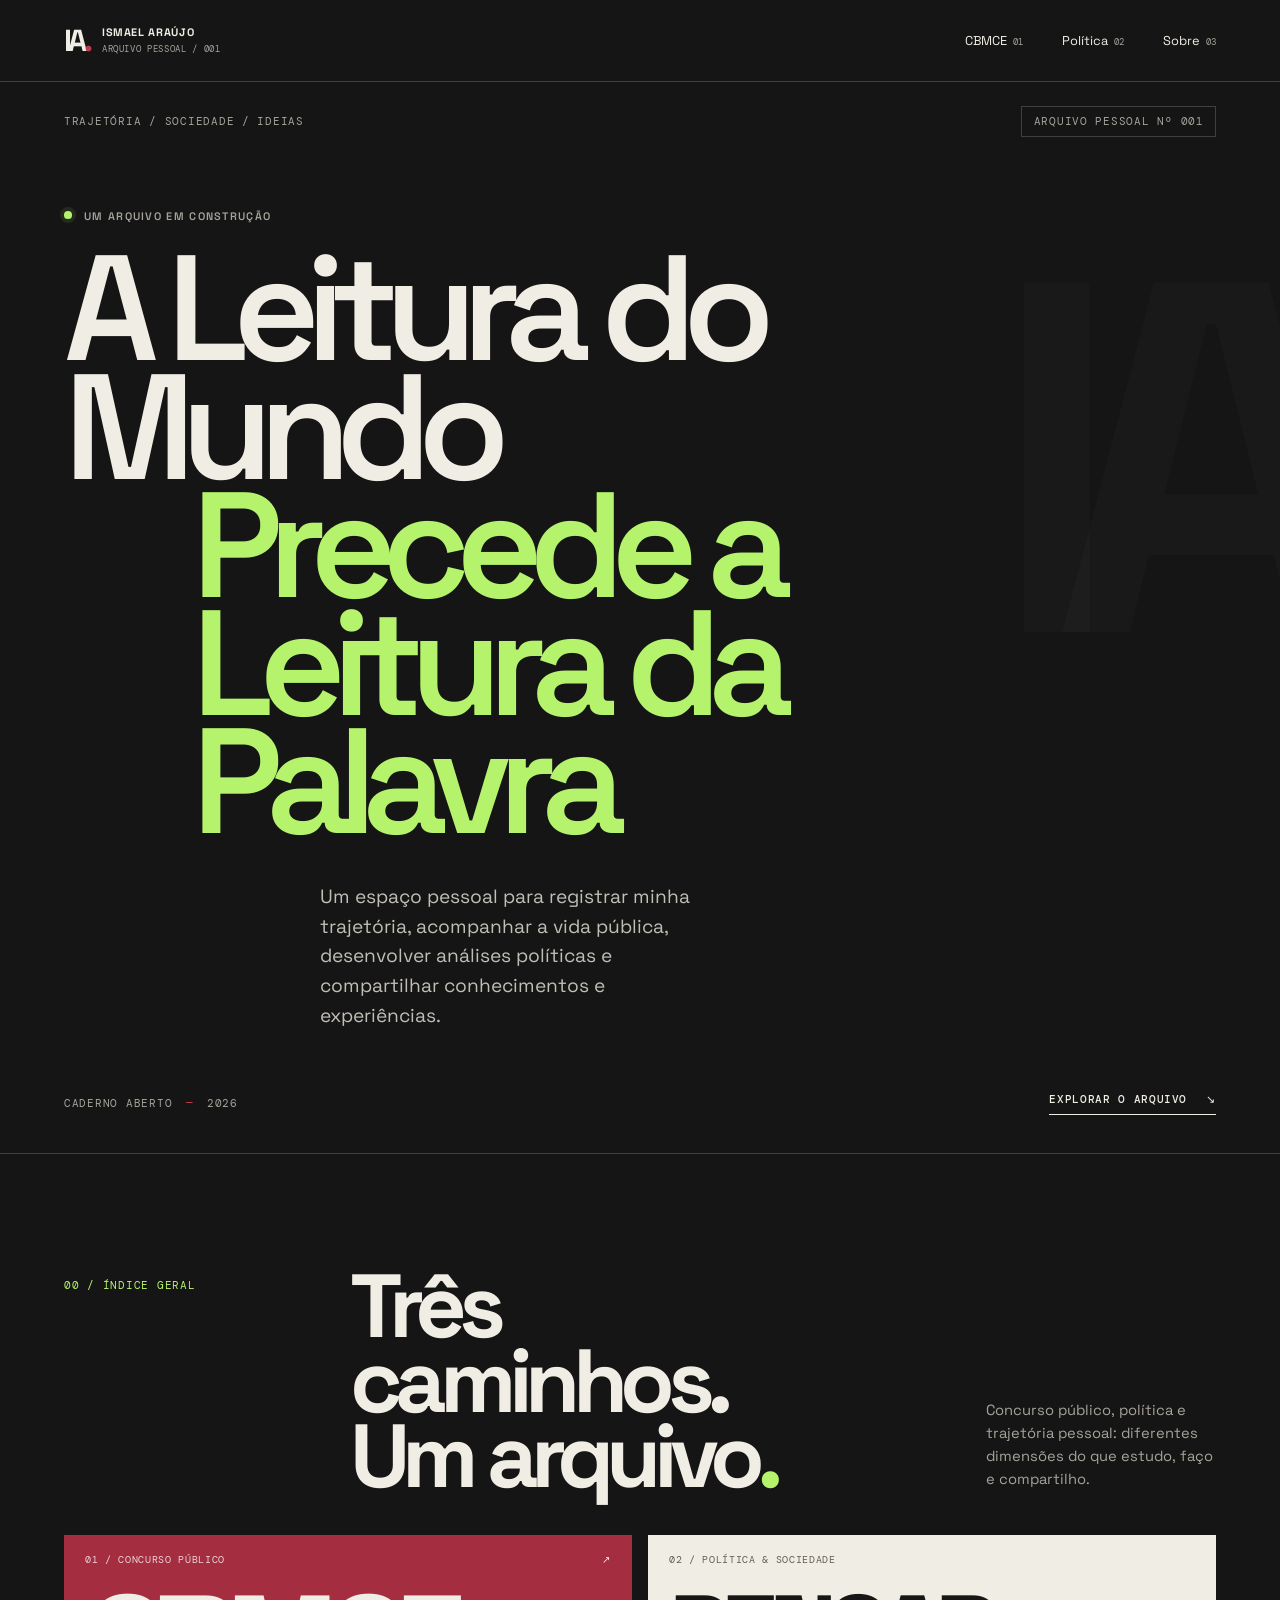
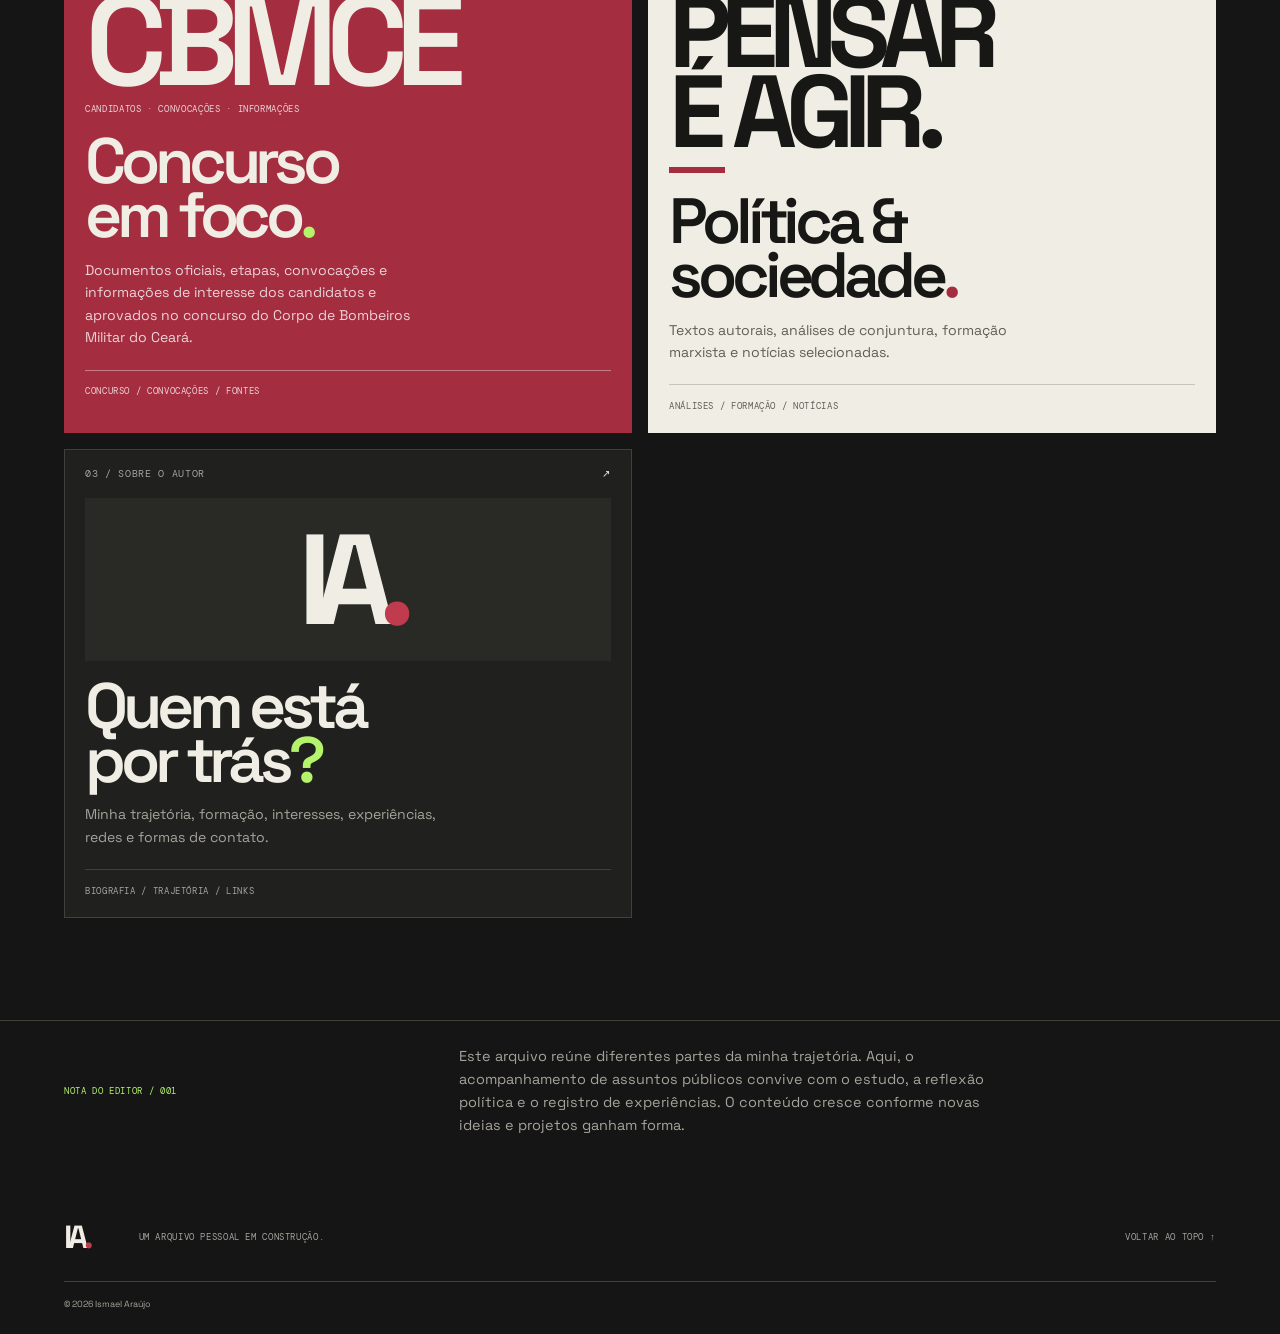
<file: index.html>
<!DOCTYPE html>
<html lang="pt-BR">
<head>
  <meta charset="UTF-8">
  <link rel="icon" href="favicon.ico" sizes="any">
  <meta name="viewport" content="width=device-width, initial-scale=1.0">
  <meta name="theme-color" content="#151515">
  <meta name="description" content="O arquivo pessoal de Ismael Araújo: trajetória, concurso CBMCE, política, formação marxista e ideias.">
  <title>Ismael — Arquivo pessoal</title>

  <link rel="preconnect" href="https://fonts.googleapis.com">
  <link rel="preconnect" href="https://fonts.gstatic.com" crossorigin>
  <link href="https://fonts.googleapis.com/css2?family=DM+Mono:wght@400;500&family=Space+Grotesk:wght@400;500;600;700&display=swap" rel="stylesheet">

  <link rel="stylesheet" href="css/style.css">
  <script src="js/main.js" defer></script>
</head>

<body>

  <a class="skip-link" href="#conteudo">Pular para o conteúdo</a>

  <header class="site-header">

    <a class="brand" href="index.html" aria-label="Ismael Araújo — início">
      <span class="brand-mark">IA<span>.</span></span>
      <span class="brand-name">
        ISMAEL ARAÚJO<br>
        <small>ARQUIVO PESSOAL / 001</small>
      </span>
    </a>

    <button class="menu-toggle" type="button" aria-expanded="false" aria-controls="primary-nav">
      <span class="menu-toggle-label">MENU</span>
      <span class="menu-icon" aria-hidden="true"><i></i><i></i></span>
    </button>

    <nav class="primary-nav" id="primary-nav" aria-label="Navegação principal">
      <a href="pages/cbmce.html">CBMCE <span>01</span></a>
      <a href="pages/politica.html">Política <span>02</span></a>
      <a href="pages/sobre.html">Sobre <span>03</span></a>
    </nav>

  </header>

  <main id="conteudo">

    <!-- ABERTURA -->

    <section class="cover section-shell" aria-labelledby="cover-title">

      <div class="cover-topline mono">
        <span>TRAJETÓRIA / SOCIEDADE / IDEIAS</span>
        <span class="issue-mark">ARQUIVO PESSOAL Nº 001</span>
      </div>

      <div class="cover-heading">

        <p class="eyebrow">
          <span class="status-dot"></span>
          UM ARQUIVO EM CONSTRUÇÃO
        </p>

        <h1 id="cover-title">
          A Leitura do Mundo<br>
          <span>Precede a Leitura da Palavra</span>
        </h1>

        <p class="cover-intro">
          Um espaço pessoal para registrar minha trajetória,
          acompanhar a vida pública, desenvolver análises políticas
          e compartilhar conhecimentos e experiências.
        </p>

      </div>

      <div class="cover-bottomline">
        <p class="mono cover-index">CADERNO ABERTO <span>—</span> 2026</p>
        <a class="text-link" href="#destaques">
          EXPLORAR O ARQUIVO <span aria-hidden="true">↘</span>
        </a>
      </div>

      <span class="cover-ornament" aria-hidden="true">IA</span>

    </section>


    <!-- ÍNDICE GERAL -->

    <section class="home-index section-shell" aria-labelledby="index-title">

      <div class="home-index-heading">

        <p class="section-kicker mono">00 / ÍNDICE GERAL</p>

        <h2 id="index-title">
          Três caminhos.<br>
          Um arquivo<span class="accent">.</span>
        </h2>

        <p class="section-note">
          Concurso público, política e trajetória pessoal:
          diferentes dimensões do que estudo, faço e compartilho.
        </p>

      </div>

      <div class="home-index-grid">


        <!-- CBMCE -->

        <a class="home-area area-cbmce" href="pages/cbmce.html">

          <span class="mono area-meta">
            01 / CONCURSO PÚBLICO <b>↗</b>
          </span>

          <span class="area-number">CBMCE</span>

          <span class="mono area-small">
            CANDIDATOS · CONVOCAÇÕES · INFORMAÇÕES
          </span>

          <span class="area-title">
            Concurso<br>
            em foco<span>.</span>
          </span>

          <span class="area-description">
            Documentos oficiais, etapas, convocações e informações
            de interesse dos candidatos e aprovados no concurso
            do Corpo de Bombeiros Militar do Ceará.
          </span>

          <span class="area-bottom mono">
            CONCURSO / CONVOCAÇÕES / FONTES
          </span>

        </a>



        <!-- POLÍTICA -->

        <a class="home-area area-politics" href="pages/politica.html">

          <span class="mono area-meta">
            02 / POLÍTICA & SOCIEDADE <b>↗</b>
          </span>

          <span class="politics-cover-word">
            PENSAR<br>
            É AGIR.
          </span>

          <span class="area-title">
            Política &<br>
            sociedade<span>.</span>
          </span>

          <span class="area-description">
            Textos autorais, análises de conjuntura,
            formação marxista e notícias selecionadas.
          </span>

          <span class="area-bottom mono">
            ANÁLISES / FORMAÇÃO / NOTÍCIAS
          </span>

        </a>


        <!-- SOBRE -->

        <a class="home-area area-about" href="pages/sobre.html">

          <span class="mono area-meta">
            03 / SOBRE O AUTOR <b>↗</b>
          </span>

          <span class="about-monogram" aria-hidden="true">
            IA<span>.</span>
          </span>

          <span class="area-title">
            Quem está<br>
            por trás<span>?</span>
          </span>

          <span class="area-description">
            Minha trajetória, formação, interesses,
            experiências, redes e formas de contato.
          </span>

          <span class="area-bottom mono">
            BIOGRAFIA / TRAJETÓRIA / LINKS
          </span>

        </a>

      </div>

    </section>


    <!-- NOTA FINAL -->

    <section class="home-note section-shell">

      <p class="mono">NOTA DO EDITOR / 001</p>

      <p>
        Este arquivo reúne diferentes partes da minha trajetória.
        Aqui, o acompanhamento de assuntos públicos convive com
        o estudo, a reflexão política e o registro de experiências.
        O conteúdo cresce conforme novas ideias e projetos ganham forma.
      </p>

    </section>

  </main>


  <!-- RODAPÉ -->

  <footer class="site-footer section-shell">

    <a class="footer-brand" href="index.html">
      IA<span>.</span>
    </a>

    <p class="mono">
      UM ARQUIVO PESSOAL EM CONSTRUÇÃO.
    </p>

    <a class="mono back-top" href="#conteudo">
      VOLTAR AO TOPO ↑
    </a>

    <p class="footer-copy">
      © <span id="current-year">2026</span> Ismael Araújo
    </p>

  </footer>

</body>
</html>
</file>
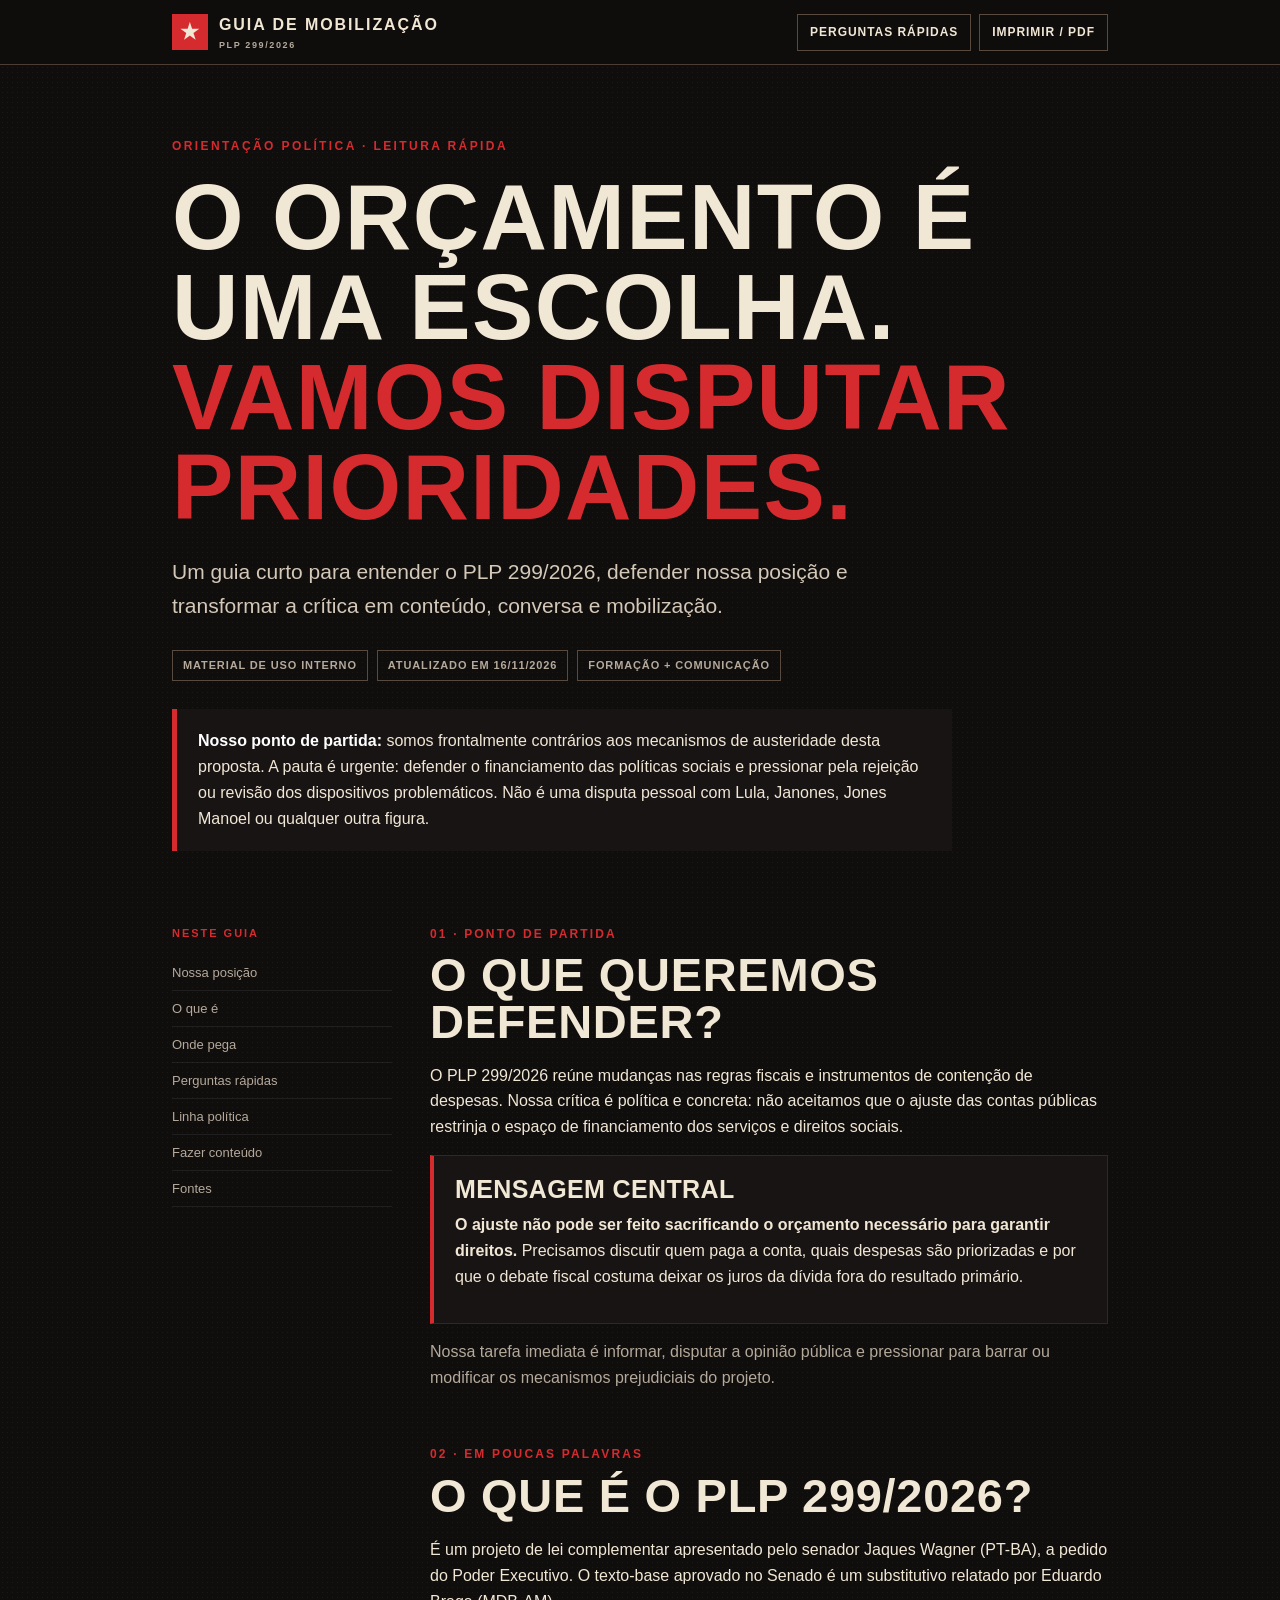
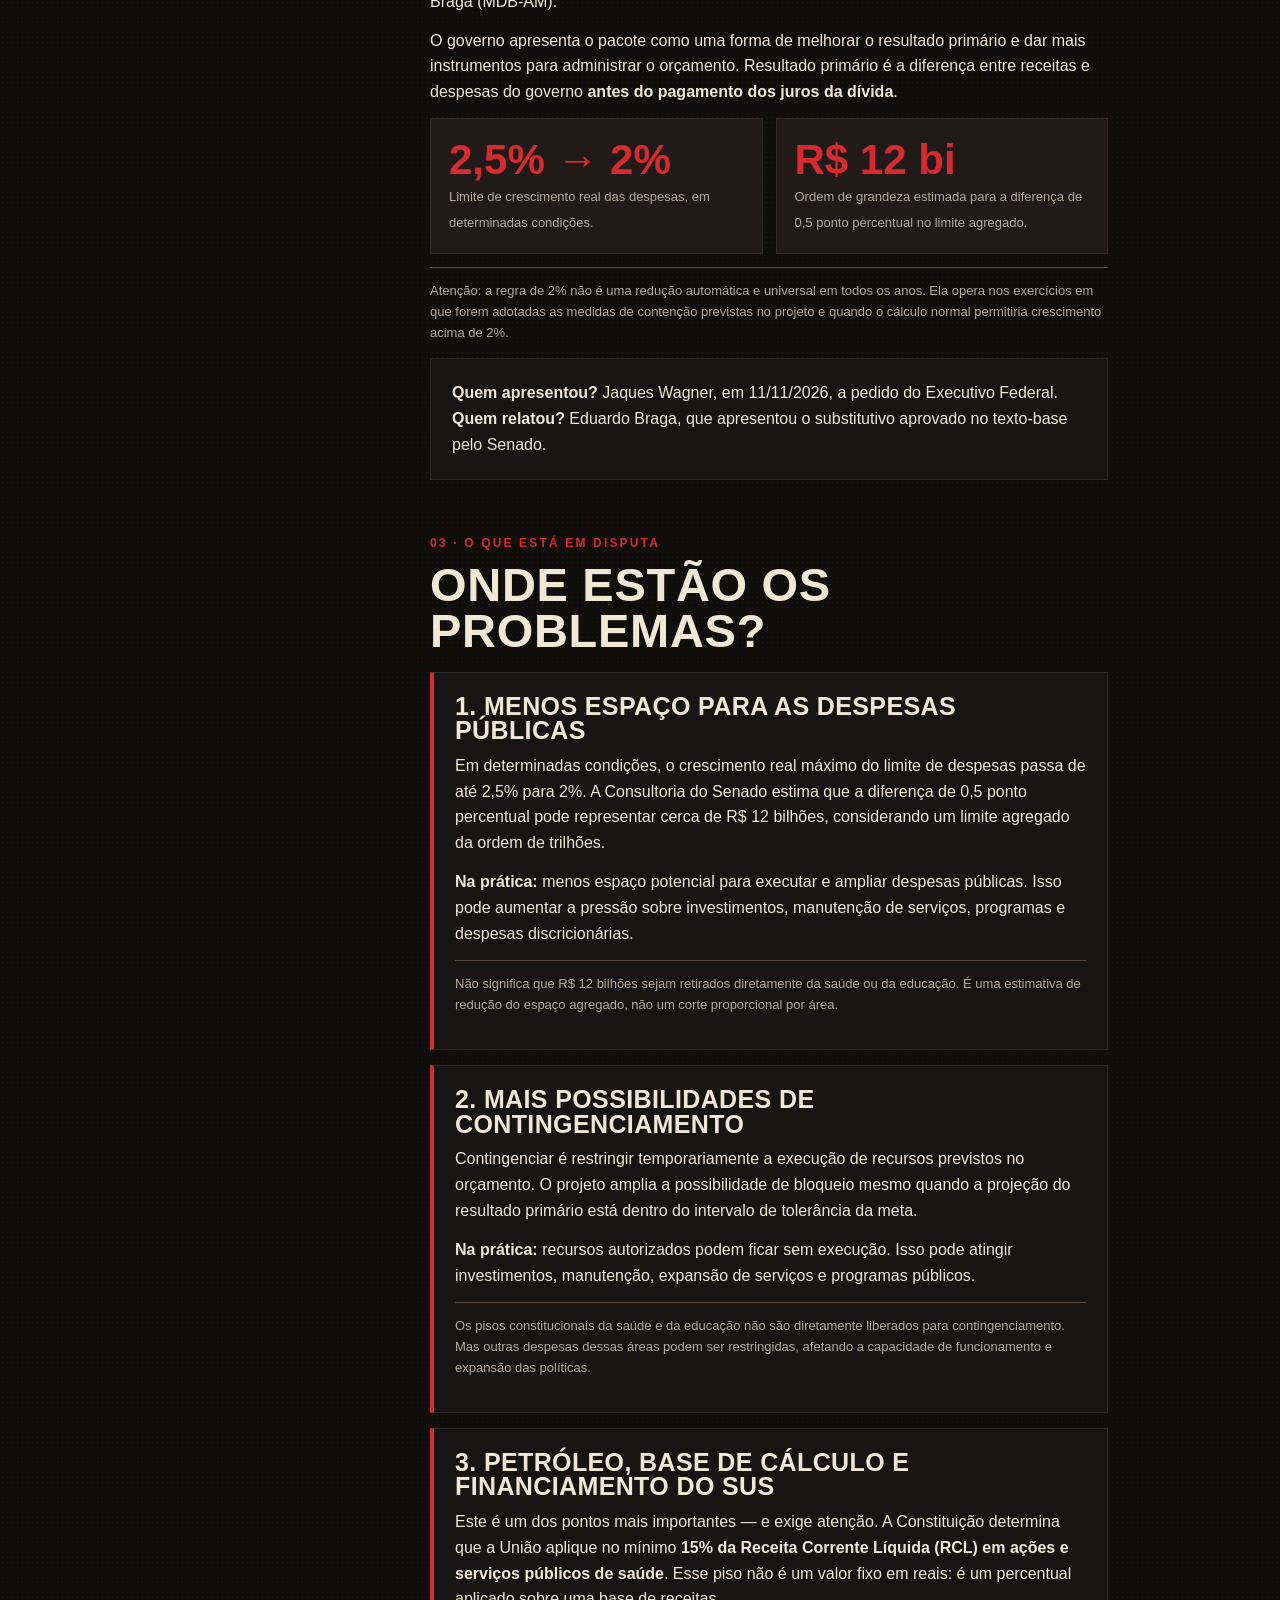
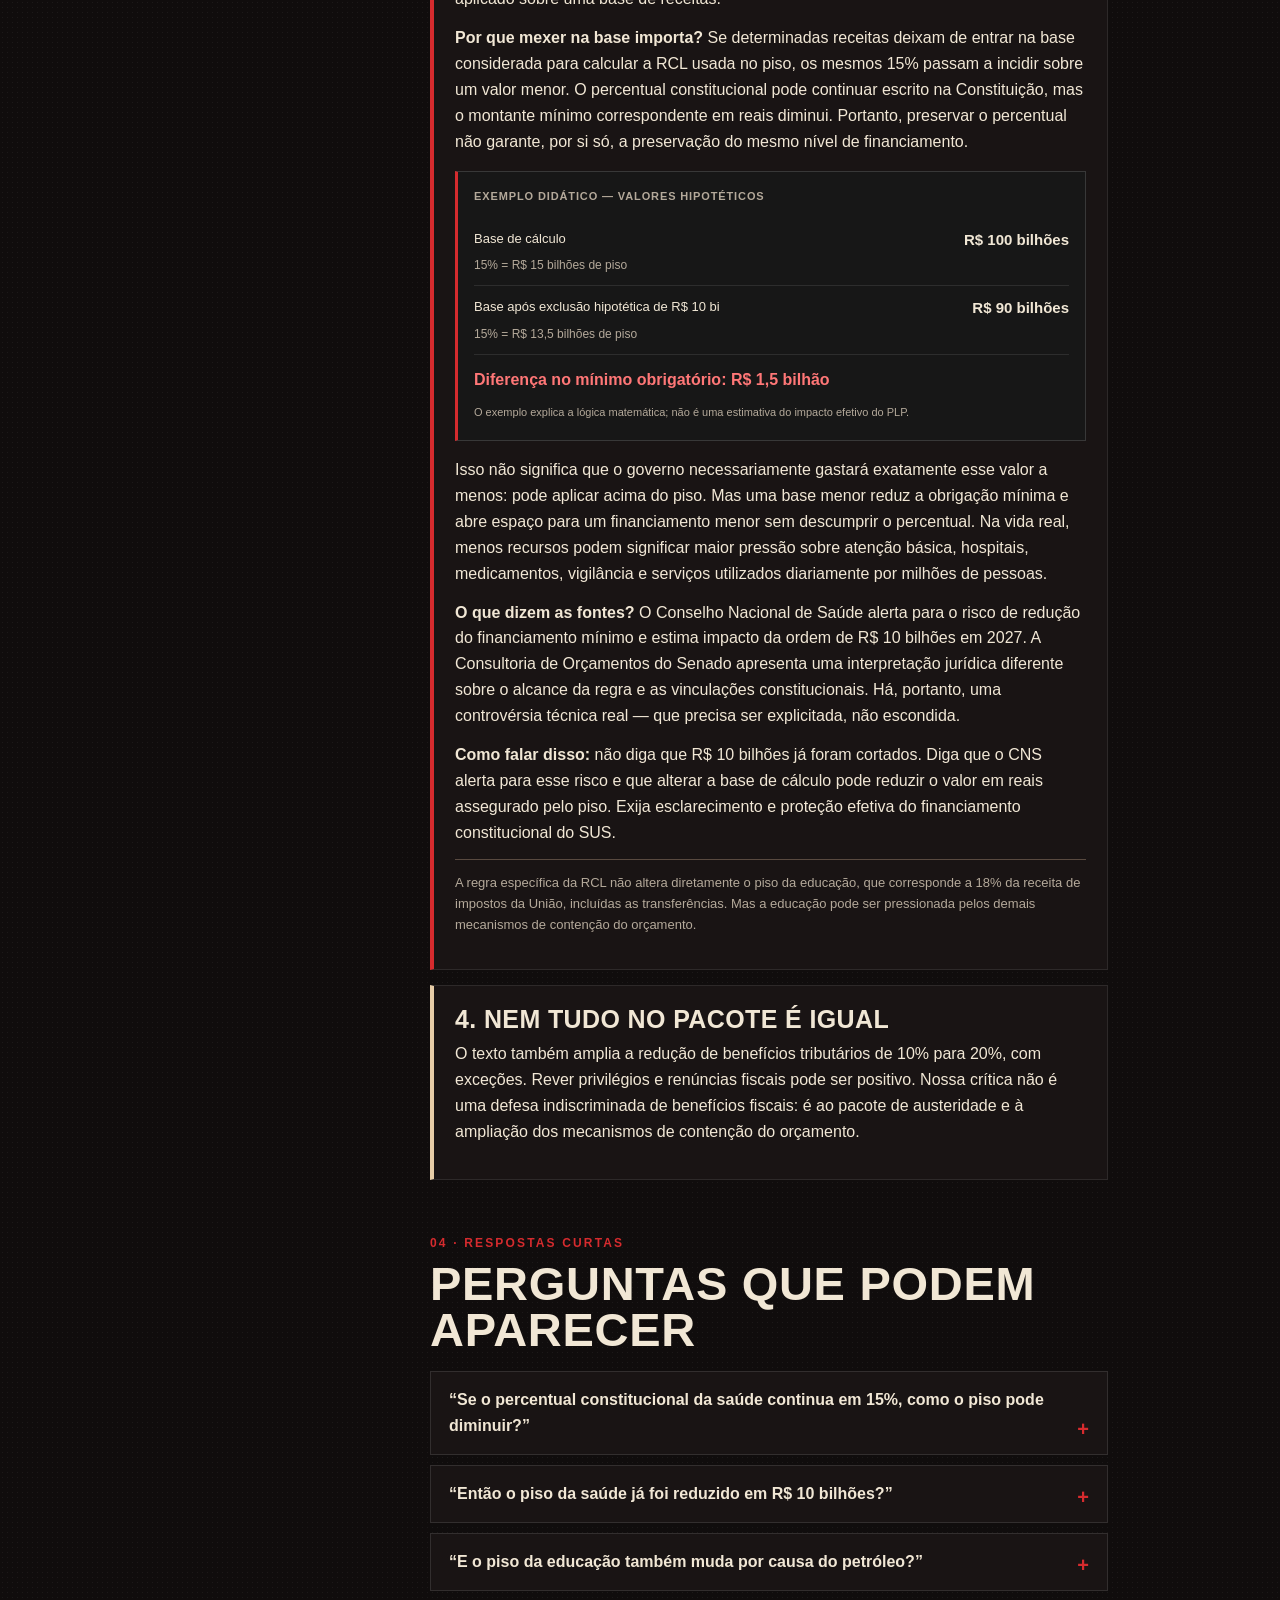
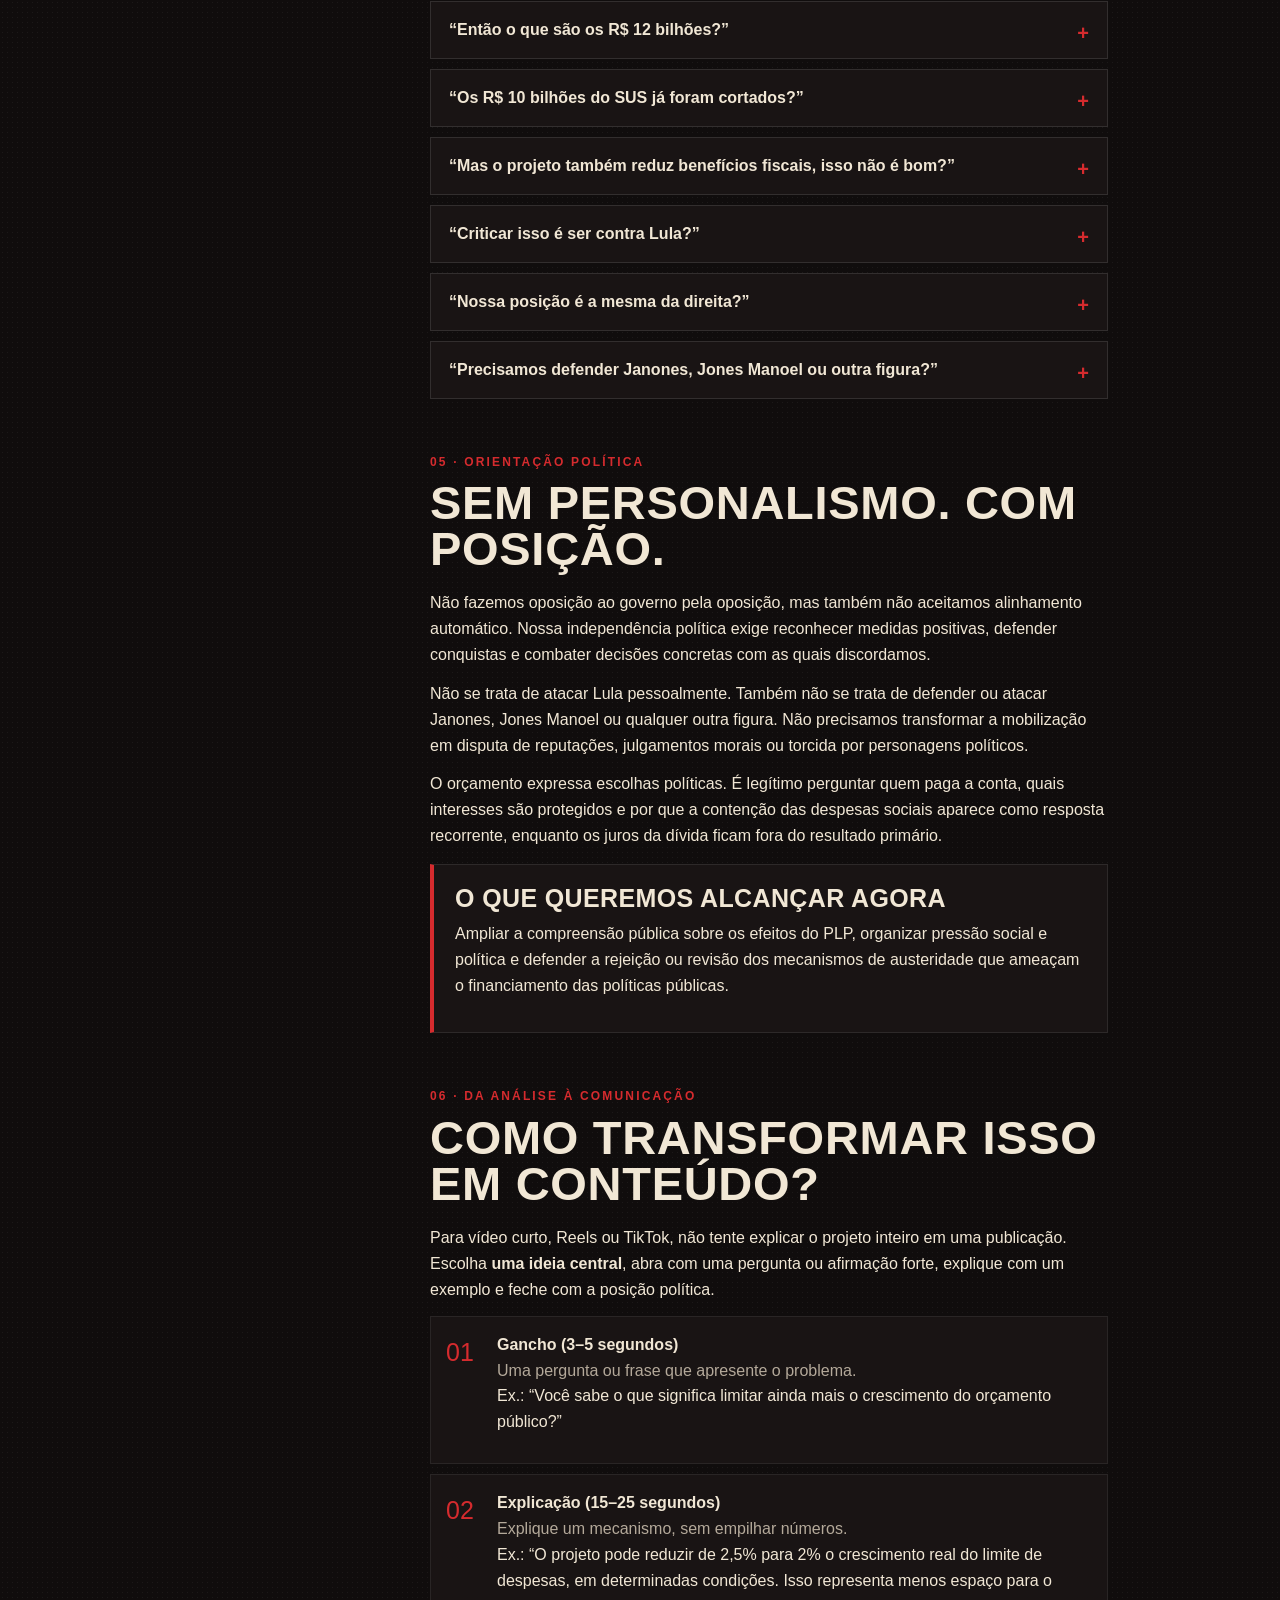
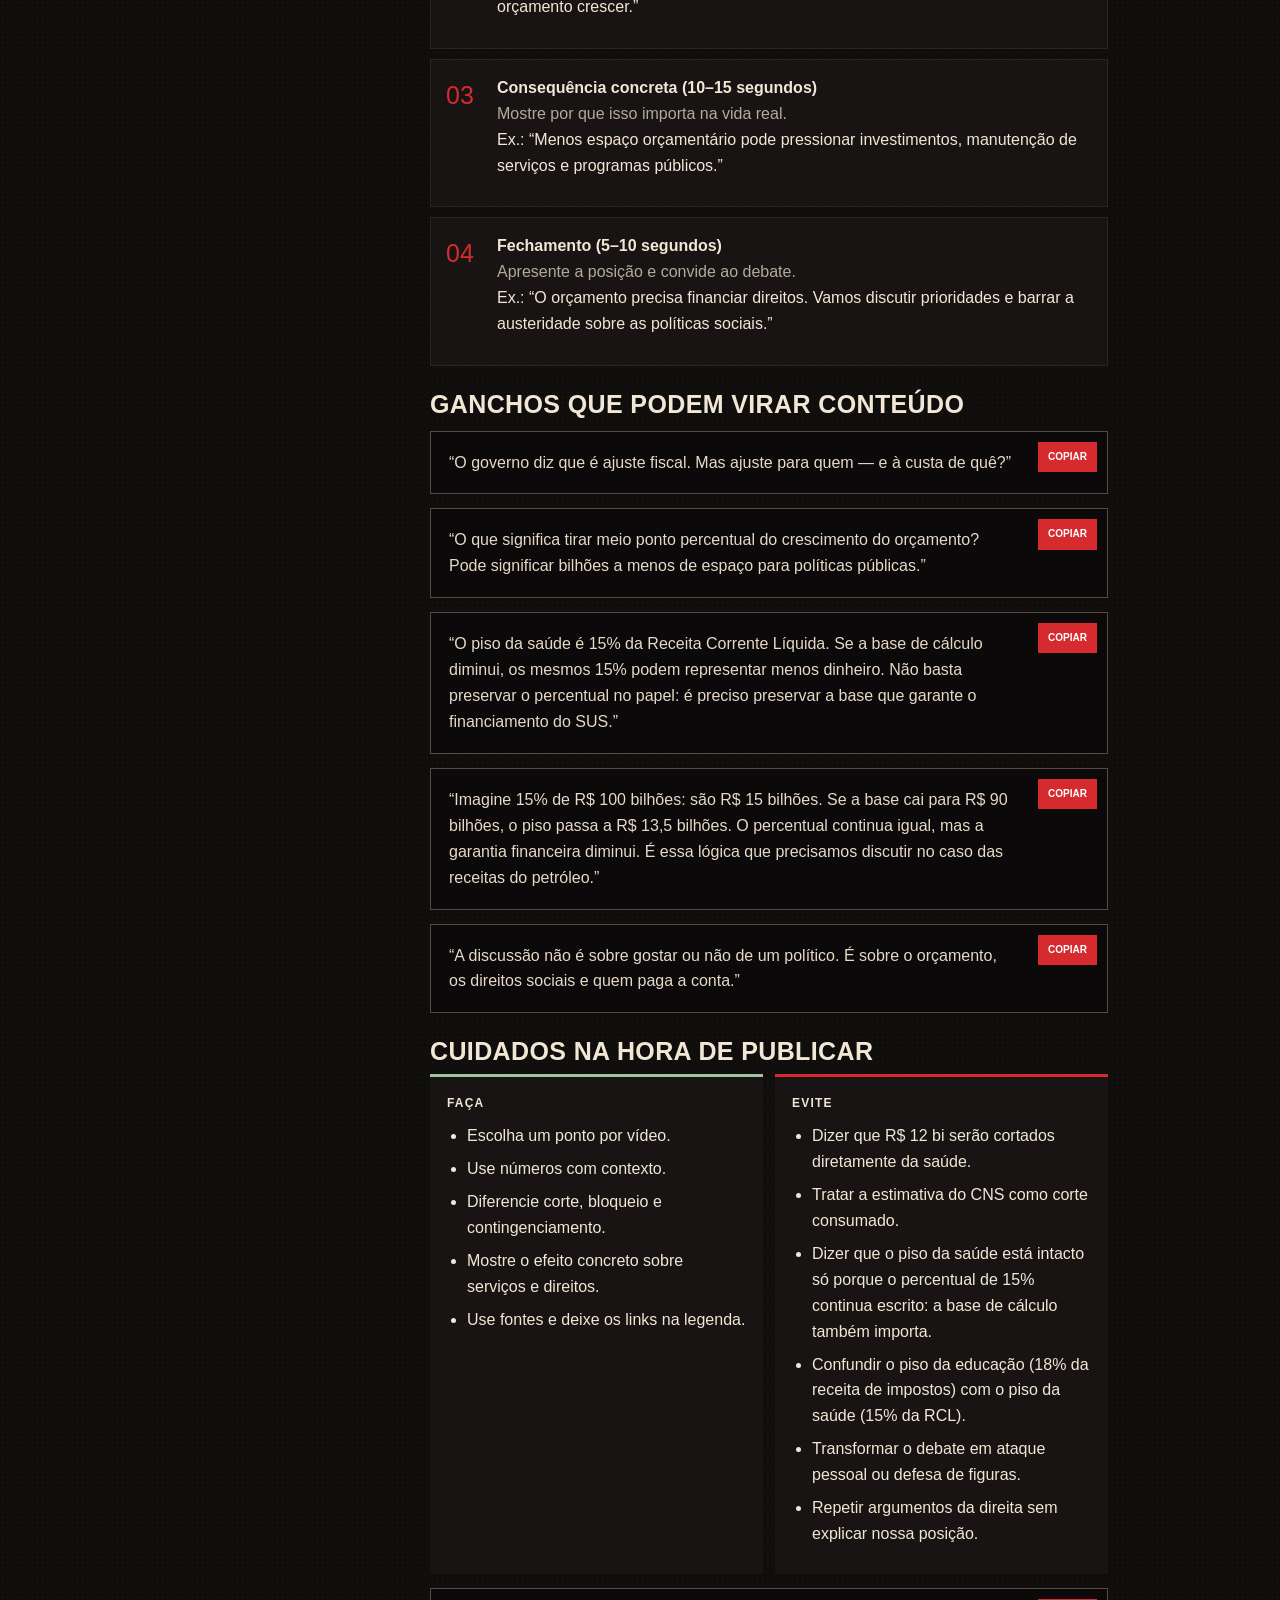
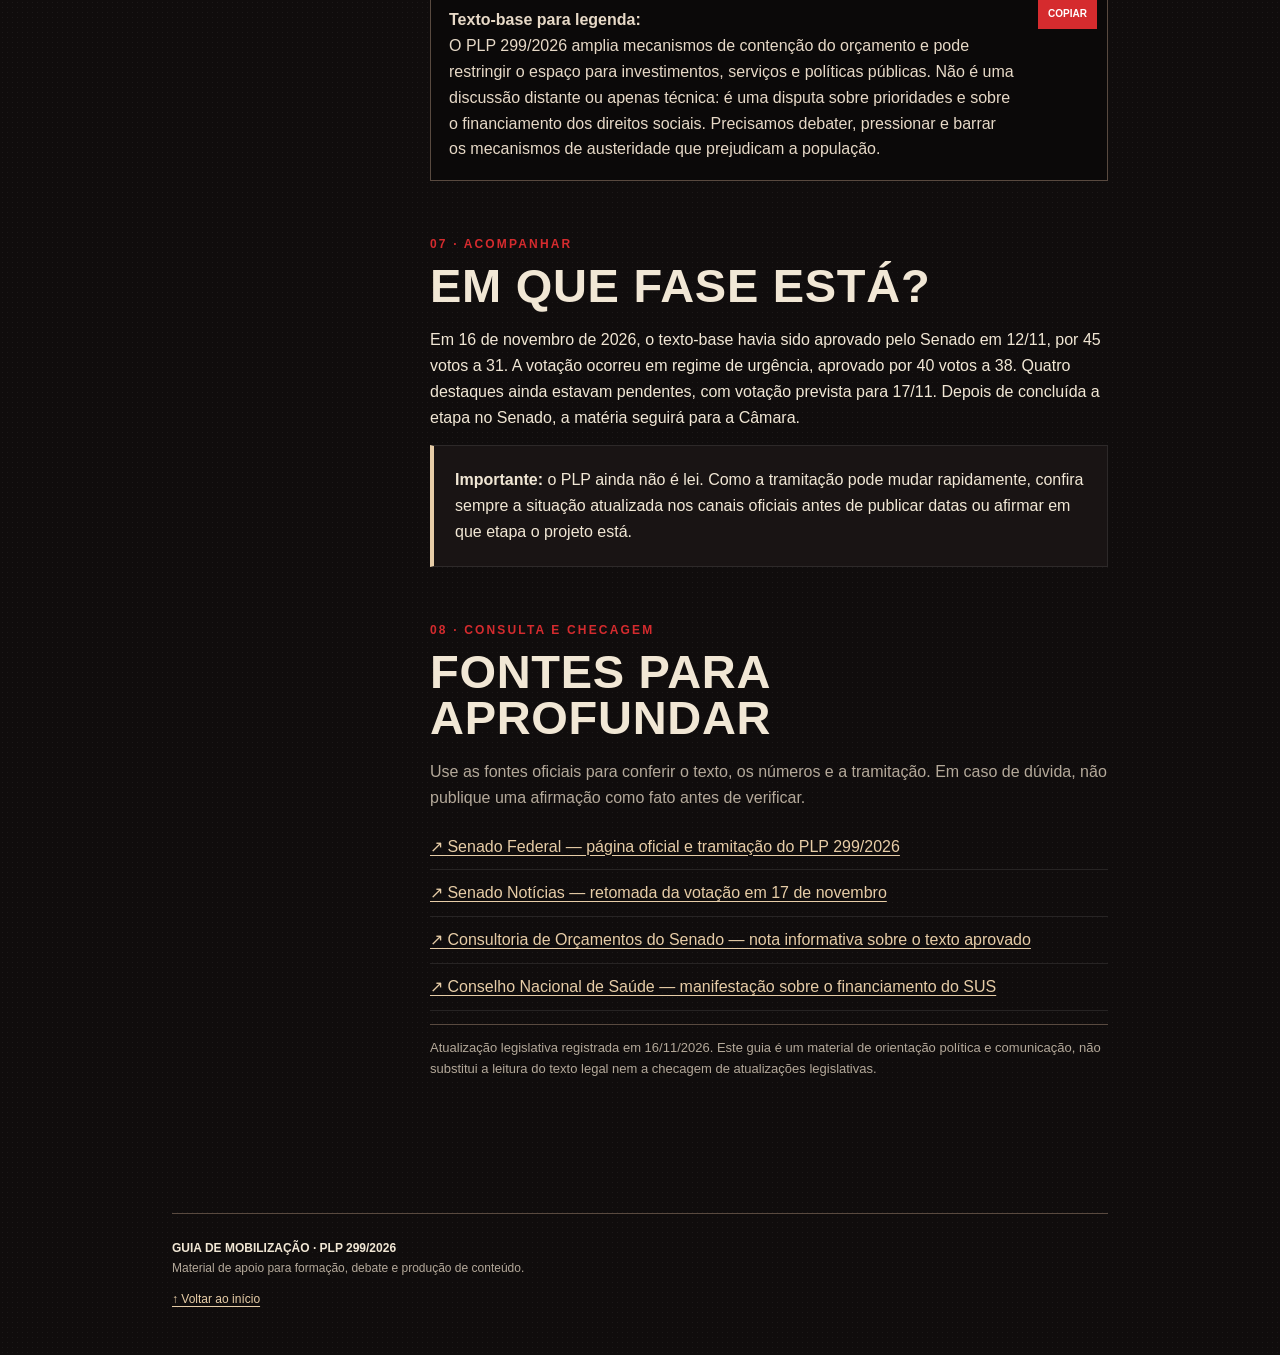
<file: guia-plp-299-2026(1).html>
<!doctype html>
<html lang="pt-BR">
<head>
<meta charset="utf-8">
<meta name="viewport" content="width=device-width,initial-scale=1">
<meta name="theme-color" content="#100d0d">
<meta name="description" content="Guia rápido de orientação política e mobilização sobre o PLP 299/2026.">
<title>PLP 299/2026 — Guia de mobilização</title>
<style>
:root{
  --bg:#100d0d;--panel:#191414;--panel2:#211a19;--ink:#f1e7d5;
  --muted:#b4a99a;--red:#d52b2e;--red2:#a91f24;--line:#594a40;
  --gold:#e7cda7;--green:#9fc4a4;--max:980px;
}
*{box-sizing:border-box}
html{scroll-behavior:smooth;scroll-padding-top:90px}
body{
 margin:0;background-color:var(--bg);color:var(--ink);
 font-family:Arial,Helvetica,sans-serif;line-height:1.62;
 background-image:radial-gradient(#ffffff0d .7px,transparent .7px);
 background-size:5px 5px;
}
a{color:var(--gold);text-underline-offset:3px}
a:hover{color:#fff}
button{font:inherit}
.topbar{
 position:sticky;top:0;z-index:10;background:#100d0df2;
 border-bottom:1px solid #4c3d35;backdrop-filter:blur(12px)
}
.topinner{max-width:var(--max);margin:auto;padding:12px 22px;display:flex;align-items:center;justify-content:space-between;gap:15px}
.brand{display:flex;align-items:center;gap:11px;text-decoration:none;color:var(--ink);font-weight:900;letter-spacing:.12em}
.brandmark{width:36px;height:36px;background:var(--red);display:grid;place-items:center;font-size:21px}
.brand small{display:block;color:var(--muted);font-size:9px;letter-spacing:.18em;font-weight:700}
.top-actions{display:flex;gap:8px;align-items:center}
.top-actions a,.top-actions button{border:1px solid var(--line);background:transparent;color:var(--ink);padding:8px 12px;text-decoration:none;font-size:12px;font-weight:800;letter-spacing:.08em;text-transform:uppercase;cursor:pointer}
.top-actions a:hover,.top-actions button:hover{background:var(--red);border-color:var(--red)}
.wrap{max-width:var(--max);margin:auto;padding:0 22px}
.hero{padding:72px 0 46px;position:relative;overflow:hidden}
.kicker{color:var(--red);font-size:12px;font-weight:900;letter-spacing:.2em;text-transform:uppercase}
h1,h2,h3,.display{font-family:"Arial Narrow","Roboto Condensed",Impact,sans-serif;text-transform:uppercase;line-height:.98;letter-spacing:.015em}
h1{font-size:clamp(48px,9vw,92px);max-width:850px;margin:15px 0 22px}
h1 span{color:var(--red)}
.lede{font-size:clamp(17px,2.2vw,21px);color:#d4c8b8;max-width:720px}
.hero-meta{display:flex;flex-wrap:wrap;gap:9px;margin-top:27px}
.pill{border:1px solid var(--line);padding:6px 10px;color:var(--muted);font-size:11px;font-weight:800;letter-spacing:.08em;text-transform:uppercase}
.alert{border-left:5px solid var(--red);background:var(--panel);padding:19px 21px;margin:28px 0 0;max-width:780px}
.alert strong{color:#fff}
.layout{display:grid;grid-template-columns:220px minmax(0,1fr);gap:38px;padding:28px 0 80px}
.sidebar{position:sticky;top:78px;align-self:start}
.sidebar b{display:block;font-size:11px;color:var(--red);letter-spacing:.18em;text-transform:uppercase;margin-bottom:12px}
.sidebar a{display:block;color:var(--muted);text-decoration:none;font-size:13px;padding:7px 0;border-bottom:1px solid #ffffff12}
.sidebar a:hover{color:var(--ink);padding-left:5px}
main{min-width:0}
section{margin:0 0 54px}
.section-no{color:var(--red);font-size:12px;font-weight:900;letter-spacing:.18em;text-transform:uppercase}
h2{font-size:clamp(31px,5vw,47px);margin:8px 0 18px}
h3{font-size:25px;margin:0 0 10px}
p{margin:0 0 13px}
.muted{color:var(--muted)}
.rule{height:1px;background:linear-gradient(90deg,var(--red),transparent);margin:22px 0}
.card{background:var(--panel);border:1px solid #ffffff16;padding:21px;margin:15px 0}
.card.redline{border-left:4px solid var(--red)}
.card.goldline{border-left:4px solid var(--gold)}
.grid2{display:grid;grid-template-columns:1fr 1fr;gap:13px}
.stat{background:var(--panel2);padding:18px;border:1px solid #ffffff12}
.stat strong{display:block;color:var(--red);font-family:Impact,sans-serif;font-size:42px;line-height:1.1}
.stat span{font-size:13px;color:var(--muted)}
.note{font-size:13px;color:var(--muted);border-top:1px solid var(--line);padding-top:12px;margin-top:13px}
ul{padding-left:20px;margin:10px 0}
li{margin:7px 0}
.accordion{border:1px solid #ffffff1c;margin:10px 0;background:var(--panel)}
.accordion summary{cursor:pointer;list-style:none;padding:15px 18px;font-weight:800}
.accordion summary::-webkit-details-marker{display:none}
.accordion summary:after{content:"+";float:right;color:var(--red);font-size:20px}
.accordion[open] summary:after{content:"−"}
.answer{padding:0 18px 17px;color:#d2c7b8}
.copybox{position:relative;background:#0b0909;border:1px solid var(--line);padding:18px 90px 18px 18px;margin:14px 0;color:#e7d9c7}
.copybox p:last-child{margin:0}
.copybtn{position:absolute;right:10px;top:10px;background:var(--red);border:0;color:#fff;padding:7px 10px;font-size:10px;font-weight:900;text-transform:uppercase;cursor:pointer}
.steps{counter-reset:step;display:grid;gap:10px}
.step{counter-increment:step;display:grid;grid-template-columns:38px 1fr;gap:13px;background:var(--panel);padding:15px;border:1px solid #ffffff12}
.step:before{content:counter(step,decimal-leading-zero);font-family:Impact,sans-serif;color:var(--red);font-size:25px}
.do-dont{display:grid;grid-template-columns:1fr 1fr;gap:12px}
.do,.dont{padding:17px;background:var(--panel);border-top:3px solid var(--green)}
.dont{border-color:var(--red)}
.do b,.dont b{display:block;text-transform:uppercase;letter-spacing:.1em;font-size:12px;margin-bottom:8px}
.mini-example{margin:16px 0;padding:16px;background:#171717;border:1px solid #ffffff24;border-left:3px solid var(--red)}
.mini-example>strong{display:block;text-transform:uppercase;letter-spacing:.08em;font-size:11px;margin-bottom:12px;color:var(--muted)}
.example-row{display:grid;grid-template-columns:1fr auto;gap:4px 12px;padding:10px 0;border-bottom:1px solid #ffffff18;font-size:13px}
.example-row b{font-size:15px;color:var(--ink)}.example-row span:last-child{grid-column:1/-1;color:var(--muted);font-size:12px}
.example-diff{margin:12px 0 5px!important;color:#ff7777;font-weight:900}.mini-example small{color:var(--muted);font-size:11px}
.sources a{display:block;padding:10px 0;border-bottom:1px solid #ffffff18}
.footer{border-top:1px solid var(--line);padding:25px 0 45px;color:var(--muted);font-size:12px}
.footer strong{color:var(--ink)}
.backtop{display:inline-block;margin-top:12px}
@media(max-width:760px){
 .layout{grid-template-columns:1fr;gap:20px;padding-top:12px}
 .sidebar{position:relative;top:auto;display:flex;overflow:auto;gap:14px;padding:8px 0 14px;border-bottom:1px solid var(--line)}
 .sidebar b{display:none}.sidebar a{white-space:nowrap;border:1px solid var(--line);padding:7px 10px}
 .hero{padding:50px 0 30px}.grid2,.do-dont{grid-template-columns:1fr}
 .top-actions a{display:none}
}
@media print{
 body{background:#fff;color:#111}.topbar,.sidebar,.copybtn{display:none}
 .wrap{max-width:none;padding:0}.layout{display:block}.card,.accordion,.stat,.step,.do,.dont{background:#fff;color:#111;border-color:#bbb}
 .muted,.answer,.lede,.note{color:#333}a{color:#111}section{break-inside:avoid}
}
</style>
</head>
<body>
<header class="topbar">
 <div class="topinner">
  <a class="brand" href="#inicio"><span class="brandmark">★</span><span>GUIA DE MOBILIZAÇÃO<small>PLP 299/2026</small></span></a>
  <div class="top-actions"><a href="#perguntas">Perguntas rápidas</a><button onclick="window.print()">Imprimir / PDF</button></div>
 </div>
</header>

<div class="wrap" id="inicio">
 <header class="hero">
  <div class="kicker">Orientação política · leitura rápida</div>
  <h1>O orçamento é uma escolha.<br><span>Vamos disputar prioridades.</span></h1>
  <p class="lede">Um guia curto para entender o PLP 299/2026, defender nossa posição e transformar a crítica em conteúdo, conversa e mobilização.</p>
  <div class="hero-meta"><span class="pill">Material de uso interno</span><span class="pill">Atualizado em 16/11/2026</span><span class="pill">Formação + comunicação</span></div>
  <div class="alert"><strong>Nosso ponto de partida:</strong> somos frontalmente contrários aos mecanismos de austeridade desta proposta. A pauta é urgente: defender o financiamento das políticas sociais e pressionar pela rejeição ou revisão dos dispositivos problemáticos. Não é uma disputa pessoal com Lula, Janones, Jones Manoel ou qualquer outra figura.</div>
 </header>

 <div class="layout">
  <nav class="sidebar" aria-label="Navegação do guia">
   <b>Neste guia</b>
   <a href="#posicao">Nossa posição</a><a href="#entenda">O que é</a><a href="#problemas">Onde pega</a>
   <a href="#perguntas">Perguntas rápidas</a><a href="#linha">Linha política</a><a href="#conteudo">Fazer conteúdo</a><a href="#fontes">Fontes</a>
  </nav>
  <main>
   <section id="posicao">
    <div class="section-no">01 · Ponto de partida</div><h2>O que queremos defender?</h2>
    <p>O PLP 299/2026 reúne mudanças nas regras fiscais e instrumentos de contenção de despesas. Nossa crítica é política e concreta: não aceitamos que o ajuste das contas públicas restrinja o espaço de financiamento dos serviços e direitos sociais.</p>
    <div class="card redline"><h3>Mensagem central</h3><p><strong>O ajuste não pode ser feito sacrificando o orçamento necessário para garantir direitos.</strong> Precisamos discutir quem paga a conta, quais despesas são priorizadas e por que o debate fiscal costuma deixar os juros da dívida fora do resultado primário.</p></div>
    <p class="muted">Nossa tarefa imediata é informar, disputar a opinião pública e pressionar para barrar ou modificar os mecanismos prejudiciais do projeto.</p>
   </section>

   <section id="entenda">
    <div class="section-no">02 · Em poucas palavras</div><h2>O que é o PLP 299/2026?</h2>
    <p>É um projeto de lei complementar apresentado pelo senador Jaques Wagner (PT-BA), a pedido do Poder Executivo. O texto-base aprovado no Senado é um substitutivo relatado por Eduardo Braga (MDB-AM).</p>
    <p>O governo apresenta o pacote como uma forma de melhorar o resultado primário e dar mais instrumentos para administrar o orçamento. Resultado primário é a diferença entre receitas e despesas do governo <strong>antes do pagamento dos juros da dívida</strong>.</p>
    <div class="grid2">
     <div class="stat"><strong>2,5% → 2%</strong><span>Limite de crescimento real das despesas, em determinadas condições.</span></div>
     <div class="stat"><strong>R$ 12 bi</strong><span>Ordem de grandeza estimada para a diferença de 0,5 ponto percentual no limite agregado.</span></div>
    </div>
    <p class="note">Atenção: a regra de 2% não é uma redução automática e universal em todos os anos. Ela opera nos exercícios em que forem adotadas as medidas de contenção previstas no projeto e quando o cálculo normal permitiria crescimento acima de 2%.</p>
    <div class="card"><strong>Quem apresentou?</strong> Jaques Wagner, em 11/11/2026, a pedido do Executivo Federal. <strong>Quem relatou?</strong> Eduardo Braga, que apresentou o substitutivo aprovado no texto-base pelo Senado.</div>
   </section>

   <section id="problemas">
    <div class="section-no">03 · O que está em disputa</div><h2>Onde estão os problemas?</h2>
    <div class="card redline">
     <h3>1. Menos espaço para as despesas públicas</h3>
     <p>Em determinadas condições, o crescimento real máximo do limite de despesas passa de até 2,5% para 2%. A Consultoria do Senado estima que a diferença de 0,5 ponto percentual pode representar cerca de R$ 12 bilhões, considerando um limite agregado da ordem de trilhões.</p>
     <p><strong>Na prática:</strong> menos espaço potencial para executar e ampliar despesas públicas. Isso pode aumentar a pressão sobre investimentos, manutenção de serviços, programas e despesas discricionárias.</p>
     <p class="note">Não significa que R$ 12 bilhões sejam retirados diretamente da saúde ou da educação. É uma estimativa de redução do espaço agregado, não um corte proporcional por área.</p>
    </div>
    <div class="card redline">
     <h3>2. Mais possibilidades de contingenciamento</h3>
     <p>Contingenciar é restringir temporariamente a execução de recursos previstos no orçamento. O projeto amplia a possibilidade de bloqueio mesmo quando a projeção do resultado primário está dentro do intervalo de tolerância da meta.</p>
     <p><strong>Na prática:</strong> recursos autorizados podem ficar sem execução. Isso pode atingir investimentos, manutenção, expansão de serviços e programas públicos.</p>
     <p class="note">Os pisos constitucionais da saúde e da educação não são diretamente liberados para contingenciamento. Mas outras despesas dessas áreas podem ser restringidas, afetando a capacidade de funcionamento e expansão das políticas.</p>
    </div>
    <div class="card redline">
     <h3>3. Petróleo, base de cálculo e financiamento do SUS</h3>
     <p>Este é um dos pontos mais importantes — e exige atenção. A Constituição determina que a União aplique no mínimo <strong>15% da Receita Corrente Líquida (RCL) em ações e serviços públicos de saúde</strong>. Esse piso não é um valor fixo em reais: é um percentual aplicado sobre uma base de receitas.</p>
     <p><strong>Por que mexer na base importa?</strong> Se determinadas receitas deixam de entrar na base considerada para calcular a RCL usada no piso, os mesmos 15% passam a incidir sobre um valor menor. O percentual constitucional pode continuar escrito na Constituição, mas o montante mínimo correspondente em reais diminui. Portanto, preservar o percentual não garante, por si só, a preservação do mesmo nível de financiamento.</p>
     <div class="mini-example">
      <strong>Exemplo didático — valores hipotéticos</strong>
      <div class="example-row"><span>Base de cálculo</span><b>R$ 100 bilhões</b><span>15% = R$ 15 bilhões de piso</span></div>
      <div class="example-row"><span>Base após exclusão hipotética de R$ 10 bi</span><b>R$ 90 bilhões</b><span>15% = R$ 13,5 bilhões de piso</span></div>
      <p class="example-diff">Diferença no mínimo obrigatório: R$ 1,5 bilhão</p>
      <small>O exemplo explica a lógica matemática; não é uma estimativa do impacto efetivo do PLP.</small>
     </div>
     <p>Isso não significa que o governo necessariamente gastará exatamente esse valor a menos: pode aplicar acima do piso. Mas uma base menor reduz a obrigação mínima e abre espaço para um financiamento menor sem descumprir o percentual. Na vida real, menos recursos podem significar maior pressão sobre atenção básica, hospitais, medicamentos, vigilância e serviços utilizados diariamente por milhões de pessoas.</p>
     <p><strong>O que dizem as fontes?</strong> O Conselho Nacional de Saúde alerta para o risco de redução do financiamento mínimo e estima impacto da ordem de R$ 10 bilhões em 2027. A Consultoria de Orçamentos do Senado apresenta uma interpretação jurídica diferente sobre o alcance da regra e as vinculações constitucionais. Há, portanto, uma controvérsia técnica real — que precisa ser explicitada, não escondida.</p>
     <p><strong>Como falar disso:</strong> não diga que R$ 10 bilhões já foram cortados. Diga que o CNS alerta para esse risco e que alterar a base de cálculo pode reduzir o valor em reais assegurado pelo piso. Exija esclarecimento e proteção efetiva do financiamento constitucional do SUS.</p>
     <p class="note">A regra específica da RCL não altera diretamente o piso da educação, que corresponde a 18% da receita de impostos da União, incluídas as transferências. Mas a educação pode ser pressionada pelos demais mecanismos de contenção do orçamento.</p>
    </div>
    <div class="card goldline">
     <h3>4. Nem tudo no pacote é igual</h3>
     <p>O texto também amplia a redução de benefícios tributários de 10% para 20%, com exceções. Rever privilégios e renúncias fiscais pode ser positivo. Nossa crítica não é uma defesa indiscriminada de benefícios fiscais: é ao pacote de austeridade e à ampliação dos mecanismos de contenção do orçamento.</p>
    </div>
   </section>

   <section id="perguntas">
    <div class="section-no">04 · Respostas curtas</div><h2>Perguntas que podem aparecer</h2>
    <details class="accordion"><summary>“Se o percentual constitucional da saúde continua em 15%, como o piso pode diminuir?”</summary><div class="answer">Porque o piso é calculado aplicando 15% sobre a Receita Corrente Líquida. Se a base considerada fica menor, o mesmo percentual resulta em menos dinheiro. Exemplo hipotético: 15% de R$ 100 bilhões são R$ 15 bilhões; 15% de R$ 90 bilhões são R$ 13,5 bilhões. O percentual não mudou, mas o valor mínimo em reais caiu. É por isso que não basta olhar apenas para o número de 15%: também é preciso observar quais receitas entram na base. No caso do PLP, o alcance jurídico dessa mudança é objeto de divergência técnica; o CNS alerta para risco de redução do piso e a Conorf apresenta leitura diferente.</div></details>
    <details class="accordion"><summary>“Então o piso da saúde já foi reduzido em R$ 10 bilhões?”</summary><div class="answer">Não. Os cerca de R$ 10 bilhões são uma estimativa de impacto/alerta apresentada pelo Conselho Nacional de Saúde para 2027, não um corte já executado ou um valor incontroverso. Use a estimativa atribuindo-a ao CNS e explique que há divergência técnica sobre a interpretação da regra.</div></details>
    <details class="accordion"><summary>“E o piso da educação também muda por causa do petróleo?”</summary><div class="answer">Não por essa regra específica. O piso federal da educação é de 18% da receita de impostos, incluídas as transferências, e não usa a RCL como base. Ainda assim, investimentos, manutenção, expansão de universidades, institutos e programas educacionais podem sofrer pressão pelos demais mecanismos de contenção previstos no pacote.</div></details>
    <details class="accordion"><summary>“Então o que são os R$ 12 bilhões?”</summary><div class="answer">É uma estimativa da ordem de grandeza da diferença entre os limites de crescimento real de 2,5% e 2%, aplicada ao limite agregado de despesas. Não é um corte direto de R$ 12 bilhões em uma área específica. O efeito depende das condições de acionamento da regra e da execução orçamentária.</div></details>
    <details class="accordion"><summary>“Os R$ 10 bilhões do SUS já foram cortados?”</summary><div class="answer">Não. Esse valor é uma estimativa de impacto apresentada pelo Conselho Nacional de Saúde. Deve ser comunicado como alerta sobre o risco para o financiamento mínimo da saúde, e não como um corte já efetivado.</div></details>
    <details class="accordion"><summary>“Mas o projeto também reduz benefícios fiscais, isso não é bom?”</summary><div class="answer">Rever privilégios tributários pode ser positivo. Não precisamos defender todo benefício fiscal para criticar a austeridade. Nossa crítica se dirige aos mecanismos que restringem o crescimento e a execução das despesas públicas e podem comprometer políticas sociais.</div></details>
    <details class="accordion"><summary>“Criticar isso é ser contra Lula?”</summary><div class="answer">Não. O projeto foi apresentado a pedido do Executivo e nós discordamos frontalmente de seu conteúdo. Isso não significa oposição automática ao governo ou ataque pessoal ao presidente. Significa defender os direitos sociais e cobrar coerência com os compromissos públicos assumidos.</div></details>
    <details class="accordion"><summary>“Nossa posição é a mesma da direita?”</summary><div class="answer">Não. Setores da direita criticam o projeto por razões próprias, muitas vezes ligadas a interesses empresariais e tributários. Nossa posição parte da defesa do financiamento dos direitos sociais e dos interesses da classe trabalhadora. Uma coincidência pontual de crítica não significa identidade política.</div></details>
    <details class="accordion"><summary>“Precisamos defender Janones, Jones Manoel ou outra figura?”</summary><div class="answer">Não. A pauta não é a defesa ou o ataque a indivíduos. Não precisamos entrar em julgamentos pessoais ou morais, nem transformar parlamentares e figuras públicas no centro da mobilização. O centro é o conteúdo do projeto, seus efeitos e a urgência de enfrentá-lo.</div></details>
   </section>

   <section id="linha">
    <div class="section-no">05 · Orientação política</div><h2>Sem personalismo. Com posição.</h2>
    <p>Não fazemos oposição ao governo pela oposição, mas também não aceitamos alinhamento automático. Nossa independência política exige reconhecer medidas positivas, defender conquistas e combater decisões concretas com as quais discordamos.</p>
    <p>Não se trata de atacar Lula pessoalmente. Também não se trata de defender ou atacar Janones, Jones Manoel ou qualquer outra figura. Não precisamos transformar a mobilização em disputa de reputações, julgamentos morais ou torcida por personagens políticos.</p>
    <p>O orçamento expressa escolhas políticas. É legítimo perguntar quem paga a conta, quais interesses são protegidos e por que a contenção das despesas sociais aparece como resposta recorrente, enquanto os juros da dívida ficam fora do resultado primário.</p>
    <div class="card redline"><h3>O que queremos alcançar agora</h3><p>Ampliar a compreensão pública sobre os efeitos do PLP, organizar pressão social e política e defender a rejeição ou revisão dos mecanismos de austeridade que ameaçam o financiamento das políticas públicas.</p></div>
   </section>

   <section id="conteudo">
    <div class="section-no">06 · Da análise à comunicação</div><h2>Como transformar isso em conteúdo?</h2>
    <p>Para vídeo curto, Reels ou TikTok, não tente explicar o projeto inteiro em uma publicação. Escolha <strong>uma ideia central</strong>, abra com uma pergunta ou afirmação forte, explique com um exemplo e feche com a posição política.</p>
    <div class="steps">
     <div class="step"><div><strong>Gancho (3–5 segundos)</strong><br><span class="muted">Uma pergunta ou frase que apresente o problema.</span><p>Ex.: “Você sabe o que significa limitar ainda mais o crescimento do orçamento público?”</p></div></div>
     <div class="step"><div><strong>Explicação (15–25 segundos)</strong><br><span class="muted">Explique um mecanismo, sem empilhar números.</span><p>Ex.: “O projeto pode reduzir de 2,5% para 2% o crescimento real do limite de despesas, em determinadas condições. Isso representa menos espaço para o orçamento crescer.”</p></div></div>
     <div class="step"><div><strong>Consequência concreta (10–15 segundos)</strong><br><span class="muted">Mostre por que isso importa na vida real.</span><p>Ex.: “Menos espaço orçamentário pode pressionar investimentos, manutenção de serviços e programas públicos.”</p></div></div>
     <div class="step"><div><strong>Fechamento (5–10 segundos)</strong><br><span class="muted">Apresente a posição e convide ao debate.</span><p>Ex.: “O orçamento precisa financiar direitos. Vamos discutir prioridades e barrar a austeridade sobre as políticas sociais.”</p></div></div>
    </div>
    <h3 style="margin-top:26px">Ganchos que podem virar conteúdo</h3>
    <div class="copybox"><button class="copybtn" onclick="copyText(this)">Copiar</button><p>“O governo diz que é ajuste fiscal. Mas ajuste para quem — e à custa de quê?”</p></div>
    <div class="copybox"><button class="copybtn" onclick="copyText(this)">Copiar</button><p>“O que significa tirar meio ponto percentual do crescimento do orçamento? Pode significar bilhões a menos de espaço para políticas públicas.”</p></div>
    <div class="copybox"><button class="copybtn" onclick="copyText(this)">Copiar</button><p>“O piso da saúde é 15% da Receita Corrente Líquida. Se a base de cálculo diminui, os mesmos 15% podem representar menos dinheiro. Não basta preservar o percentual no papel: é preciso preservar a base que garante o financiamento do SUS.”</p></div>
    <div class="copybox"><button class="copybtn" onclick="copyText(this)">Copiar</button><p>“Imagine 15% de R$ 100 bilhões: são R$ 15 bilhões. Se a base cai para R$ 90 bilhões, o piso passa a R$ 13,5 bilhões. O percentual continua igual, mas a garantia financeira diminui. É essa lógica que precisamos discutir no caso das receitas do petróleo.”</p></div>
    <div class="copybox"><button class="copybtn" onclick="copyText(this)">Copiar</button><p>“A discussão não é sobre gostar ou não de um político. É sobre o orçamento, os direitos sociais e quem paga a conta.”</p></div>
    <h3 style="margin-top:26px">Cuidados na hora de publicar</h3>
    <div class="do-dont">
     <div class="do"><b>Faça</b><ul><li>Escolha um ponto por vídeo.</li><li>Use números com contexto.</li><li>Diferencie corte, bloqueio e contingenciamento.</li><li>Mostre o efeito concreto sobre serviços e direitos.</li><li>Use fontes e deixe os links na legenda.</li></ul></div>
     <div class="dont"><b>Evite</b><ul><li>Dizer que R$ 12 bi serão cortados diretamente da saúde.</li><li>Tratar a estimativa do CNS como corte consumado.</li><li>Dizer que o piso da saúde está intacto só porque o percentual de 15% continua escrito: a base de cálculo também importa.</li><li>Confundir o piso da educação (18% da receita de impostos) com o piso da saúde (15% da RCL).</li><li>Transformar o debate em ataque pessoal ou defesa de figuras.</li><li>Repetir argumentos da direita sem explicar nossa posição.</li></ul></div>
    </div>
    <div class="copybox"><button class="copybtn" onclick="copyText(this)">Copiar</button><p><strong>Texto-base para legenda:</strong><br>O PLP 299/2026 amplia mecanismos de contenção do orçamento e pode restringir o espaço para investimentos, serviços e políticas públicas. Não é uma discussão distante ou apenas técnica: é uma disputa sobre prioridades e sobre o financiamento dos direitos sociais. Precisamos debater, pressionar e barrar os mecanismos de austeridade que prejudicam a população.</p></div>
   </section>

   <section id="tramitação">
    <div class="section-no">07 · Acompanhar</div><h2>Em que fase está?</h2>
    <p>Em 16 de novembro de 2026, o texto-base havia sido aprovado pelo Senado em 12/11, por 45 votos a 31. A votação ocorreu em regime de urgência, aprovado por 40 votos a 38. Quatro destaques ainda estavam pendentes, com votação prevista para 17/11. Depois de concluída a etapa no Senado, a matéria seguirá para a Câmara.</p>
    <div class="card goldline"><strong>Importante:</strong> o PLP ainda não é lei. Como a tramitação pode mudar rapidamente, confira sempre a situação atualizada nos canais oficiais antes de publicar datas ou afirmar em que etapa o projeto está.</div>
   </section>

   <section id="fontes" class="sources">
    <div class="section-no">08 · Consulta e checagem</div><h2>Fontes para aprofundar</h2>
    <p class="muted">Use as fontes oficiais para conferir o texto, os números e a tramitação. Em caso de dúvida, não publique uma afirmação como fato antes de verificar.</p>
    <a href="https://www25.senado.leg.br/web/atividade/materias/-/materia/176328" target="_blank" rel="noopener">↗ Senado Federal — página oficial e tramitação do PLP 299/2026</a>
    <a href="https://www12.senado.leg.br/noticias/materias/2026/11/16/plenario-retoma-votacao-de-medidas-de-ajuste-fiscal-nesta-terca" target="_blank" rel="noopener">↗ Senado Notícias — retomada da votação em 17 de novembro</a>
    <a href="https://www12.senado.leg.br/orcamento/documentos/estudos/tipos-de-estudos/notas-tecnicas-e-informativos/nota_informativa_texto_aprovado_plp_299_2026.pdf" target="_blank" rel="noopener">↗ Consultoria de Orçamentos do Senado — nota informativa sobre o texto aprovado</a>
    <a href="https://www.gov.br/conselho-nacional-de-saude/pt-br/assuntos/noticias/2026/novembro/nota-publica-do-conselho-nacional-de-saude/" target="_blank" rel="noopener">↗ Conselho Nacional de Saúde — manifestação sobre o financiamento do SUS</a>
    <p class="note">Atualização legislativa registrada em 16/11/2026. Este guia é um material de orientação política e comunicação, não substitui a leitura do texto legal nem a checagem de atualizações legislativas.</p>
   </section>
  </main>
 </div>
 <footer class="footer"><strong>GUIA DE MOBILIZAÇÃO · PLP 299/2026</strong><br>Material de apoio para formação, debate e produção de conteúdo.<br><a class="backtop" href="#inicio">↑ Voltar ao início</a></footer>
</div>
<script>
function copyText(button){
 const box=button.parentElement;
 const text=box.innerText.replace(/^Copiar\\s*/,'').trim();
 if(navigator.clipboard && window.isSecureContext){
  navigator.clipboard.writeText(text).then(()=>{button.textContent='Copiado!';setTimeout(()=>button.textContent='Copiar',1400)});
 }else{
  const area=document.createElement('textarea');area.value=text;document.body.appendChild(area);area.select();
  try{document.execCommand('copy');button.textContent='Copiado!';setTimeout(()=>button.textContent='Copiar',1400)}catch(e){button.textContent='Selecione o texto'}
  area.remove();
 }
}
</script>
</body>
</html>
</file>
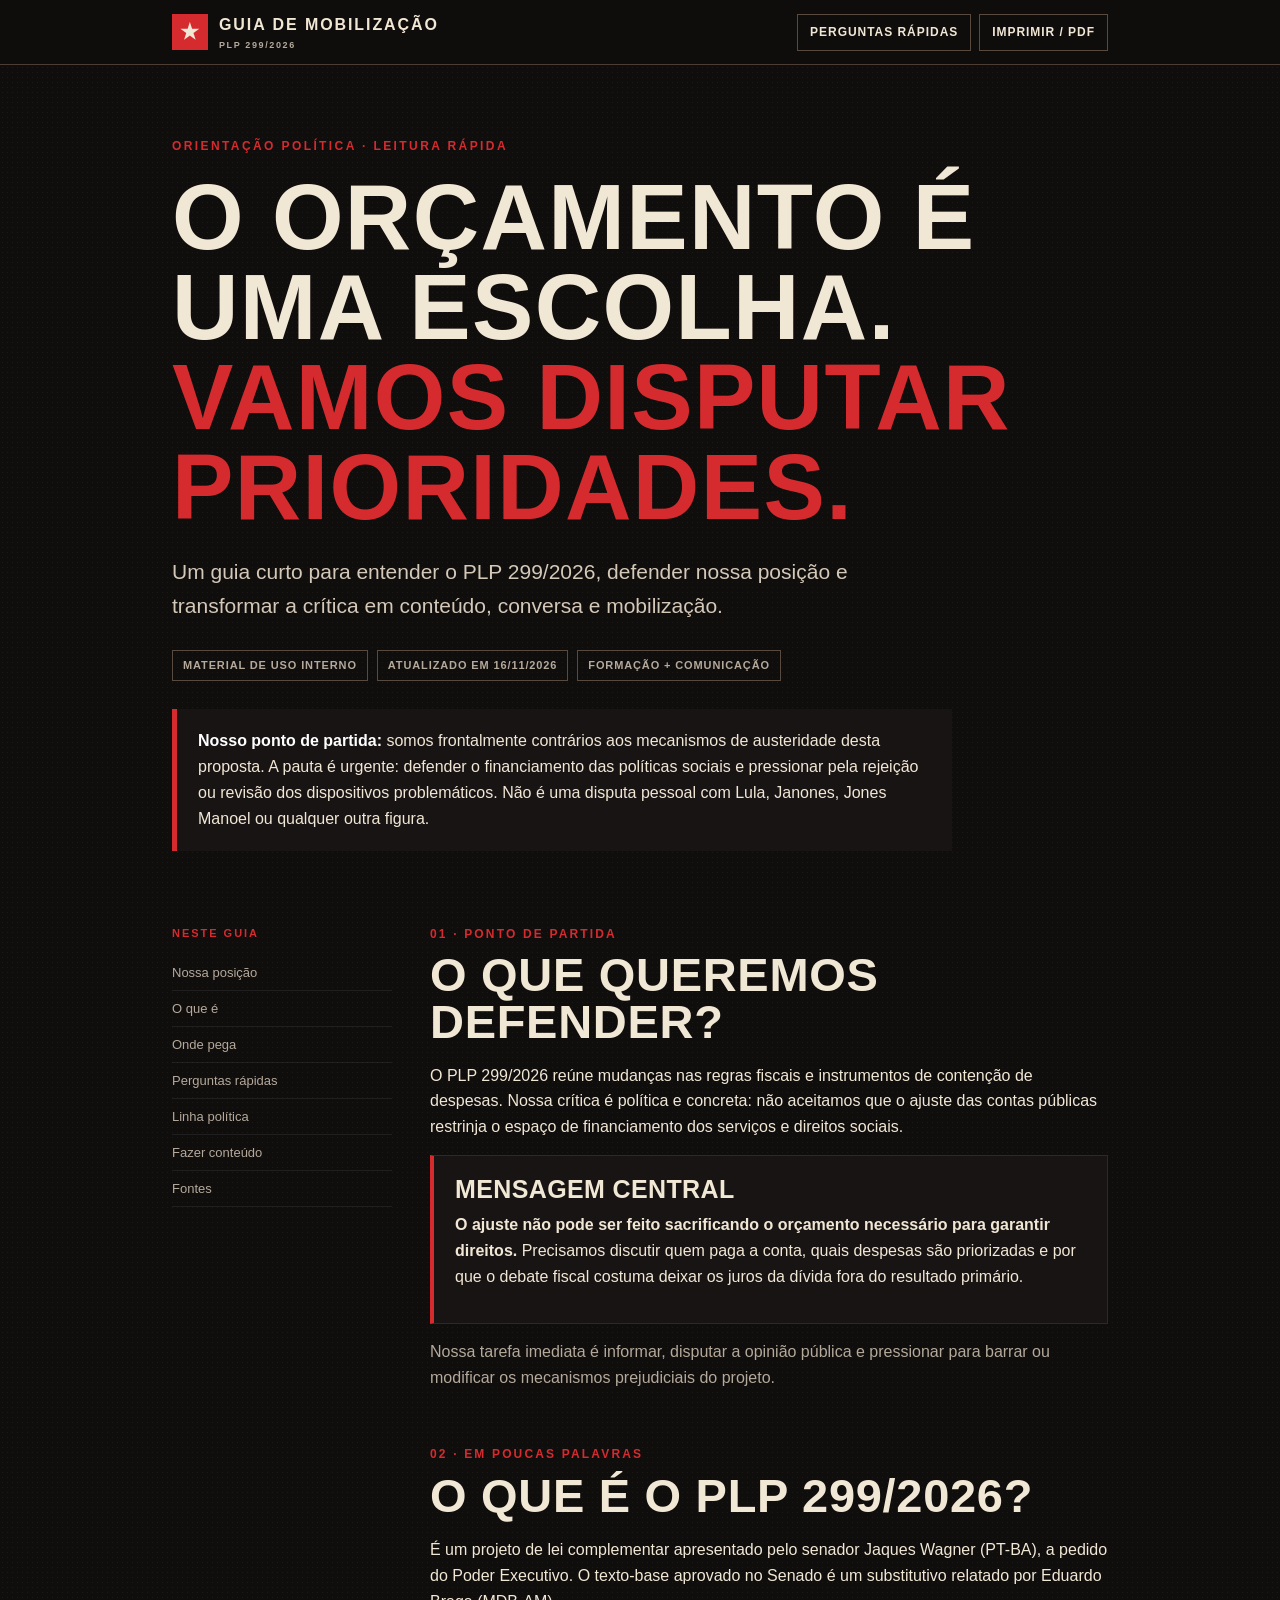
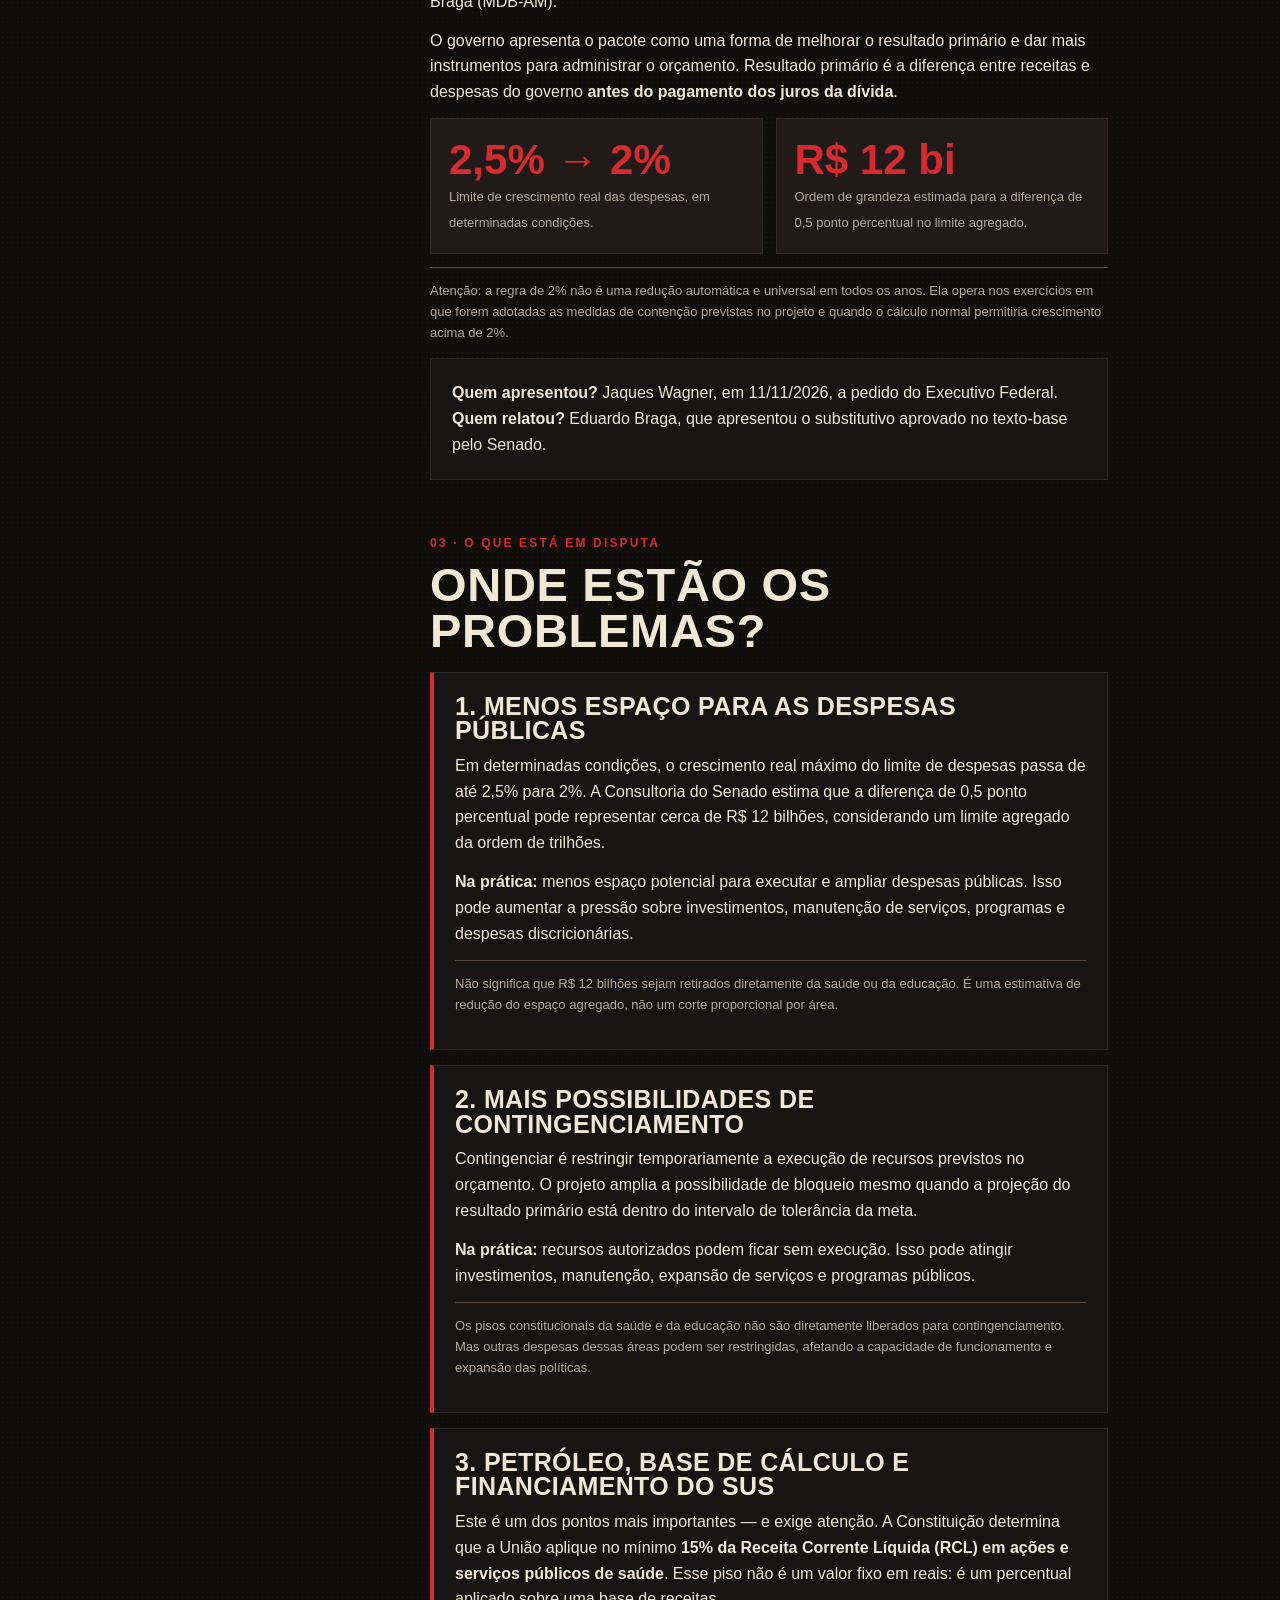
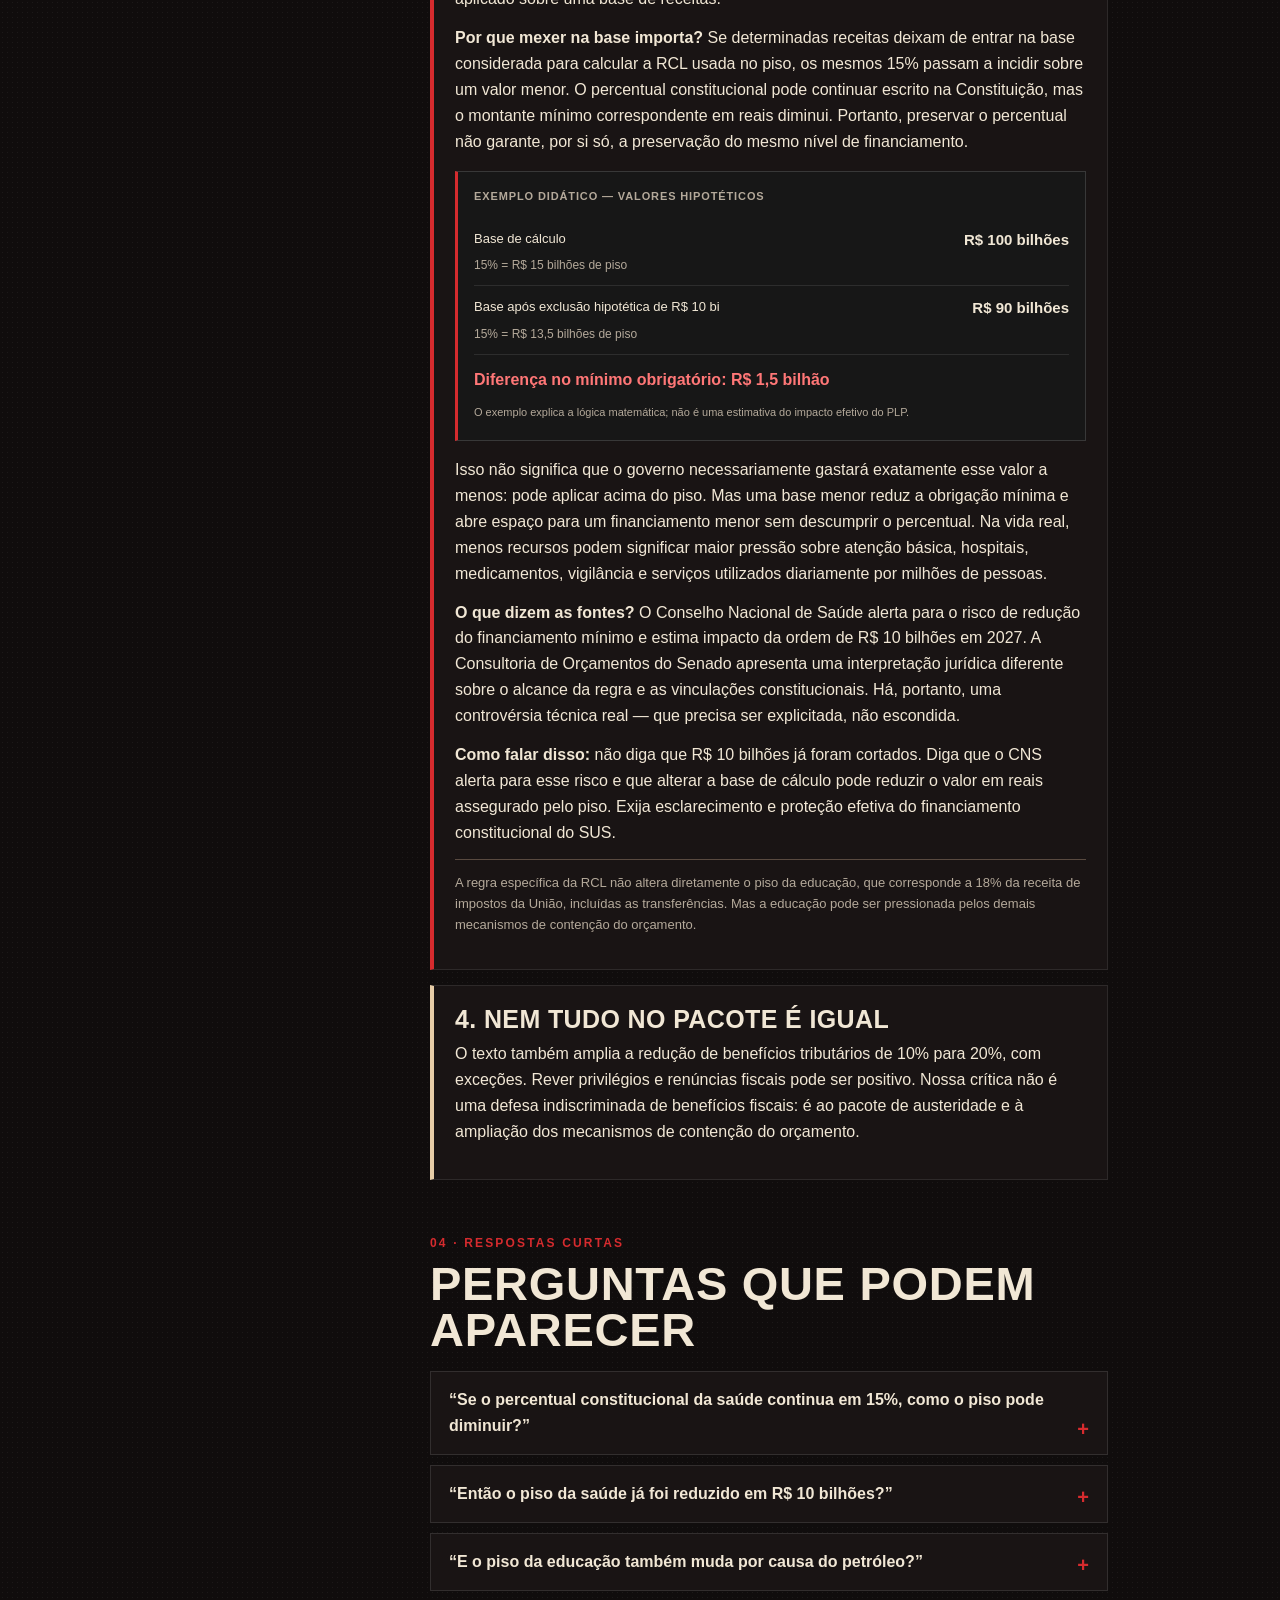
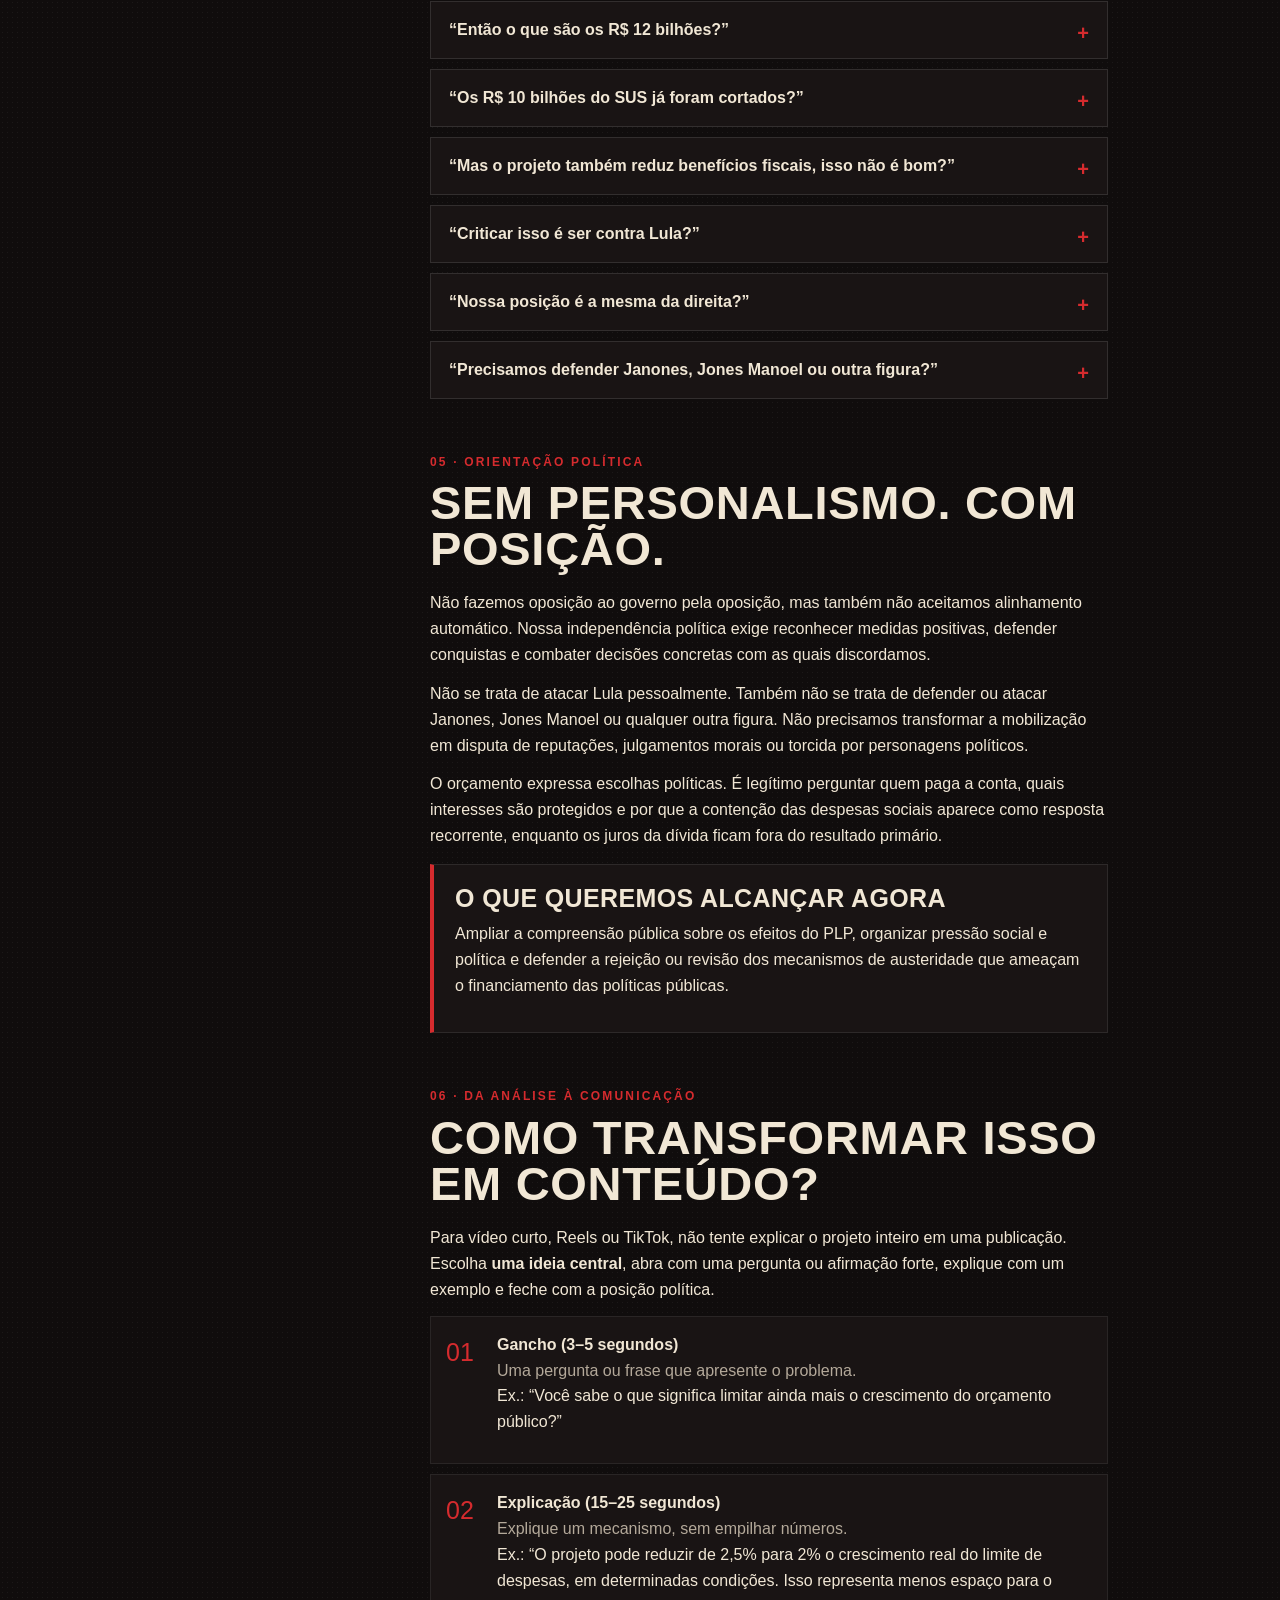
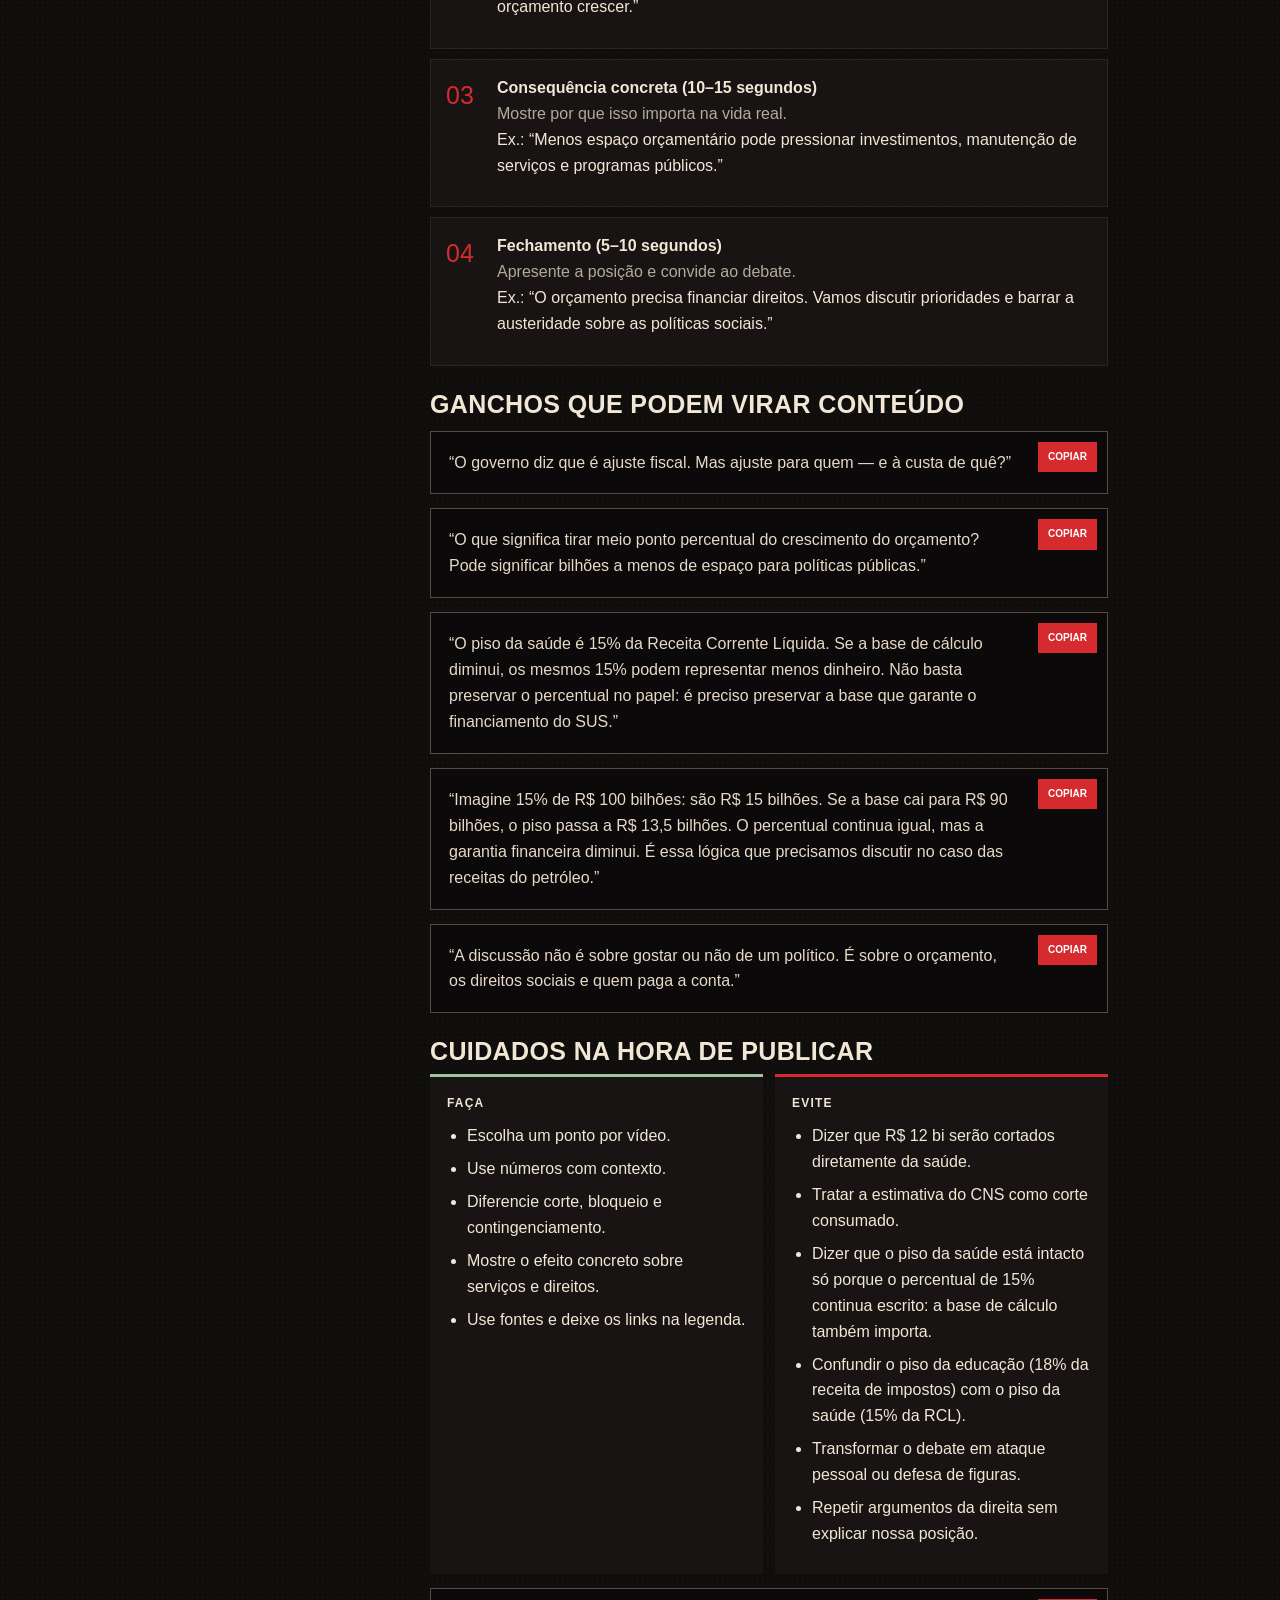
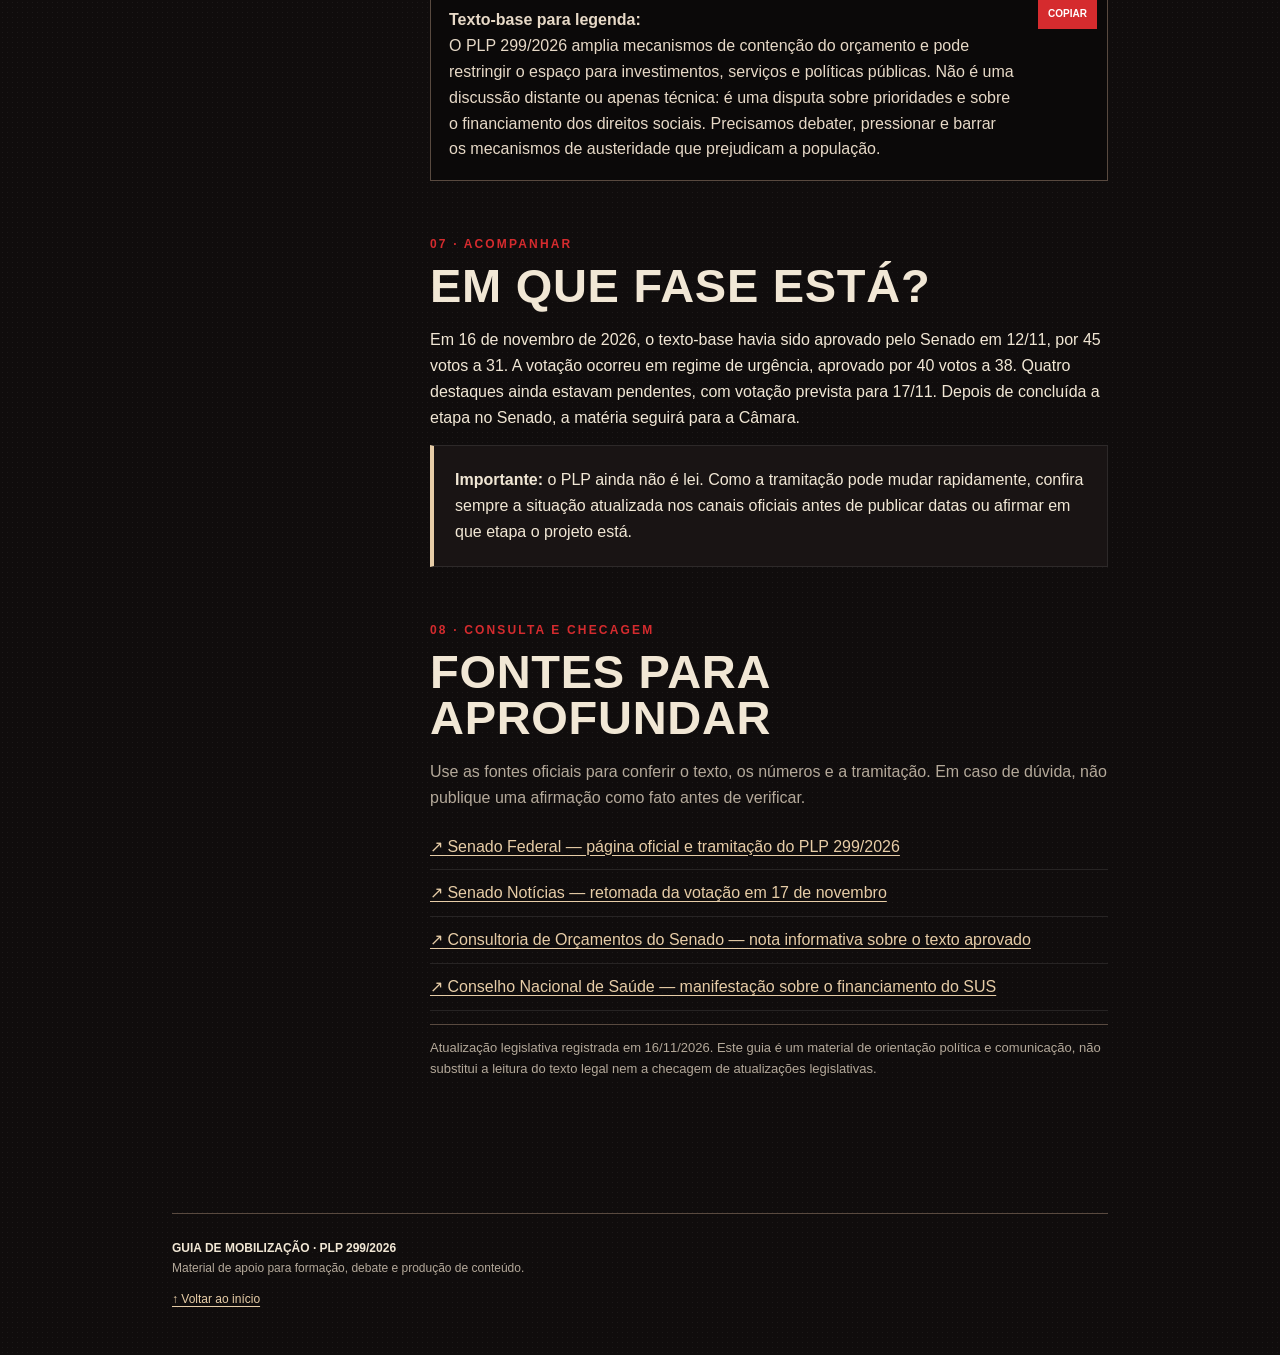
<file: plp299.html>
<!doctype html>
<html lang="pt-BR">
<head>
<meta charset="utf-8">
<meta name="viewport" content="width=device-width,initial-scale=1">
<meta name="theme-color" content="#100d0d">
<meta name="description" content="Guia rápido de orientação política e mobilização sobre o PLP 299/2026.">
<title>PLP 299/2026 — Guia de mobilização</title>
<style>
:root{
  --bg:#100d0d;--panel:#191414;--panel2:#211a19;--ink:#f1e7d5;
  --muted:#b4a99a;--red:#d52b2e;--red2:#a91f24;--line:#594a40;
  --gold:#e7cda7;--green:#9fc4a4;--max:980px;
}
*{box-sizing:border-box}
html{scroll-behavior:smooth;scroll-padding-top:90px}
body{
 margin:0;background-color:var(--bg);color:var(--ink);
 font-family:Arial,Helvetica,sans-serif;line-height:1.62;
 background-image:radial-gradient(#ffffff0d .7px,transparent .7px);
 background-size:5px 5px;
}
a{color:var(--gold);text-underline-offset:3px}
a:hover{color:#fff}
button{font:inherit}
.topbar{
 position:sticky;top:0;z-index:10;background:#100d0df2;
 border-bottom:1px solid #4c3d35;backdrop-filter:blur(12px)
}
.topinner{max-width:var(--max);margin:auto;padding:12px 22px;display:flex;align-items:center;justify-content:space-between;gap:15px}
.brand{display:flex;align-items:center;gap:11px;text-decoration:none;color:var(--ink);font-weight:900;letter-spacing:.12em}
.brandmark{width:36px;height:36px;background:var(--red);display:grid;place-items:center;font-size:21px}
.brand small{display:block;color:var(--muted);font-size:9px;letter-spacing:.18em;font-weight:700}
.top-actions{display:flex;gap:8px;align-items:center}
.top-actions a,.top-actions button{border:1px solid var(--line);background:transparent;color:var(--ink);padding:8px 12px;text-decoration:none;font-size:12px;font-weight:800;letter-spacing:.08em;text-transform:uppercase;cursor:pointer}
.top-actions a:hover,.top-actions button:hover{background:var(--red);border-color:var(--red)}
.wrap{max-width:var(--max);margin:auto;padding:0 22px}
.hero{padding:72px 0 46px;position:relative;overflow:hidden}
.kicker{color:var(--red);font-size:12px;font-weight:900;letter-spacing:.2em;text-transform:uppercase}
h1,h2,h3,.display{font-family:"Arial Narrow","Roboto Condensed",Impact,sans-serif;text-transform:uppercase;line-height:.98;letter-spacing:.015em}
h1{font-size:clamp(48px,9vw,92px);max-width:850px;margin:15px 0 22px}
h1 span{color:var(--red)}
.lede{font-size:clamp(17px,2.2vw,21px);color:#d4c8b8;max-width:720px}
.hero-meta{display:flex;flex-wrap:wrap;gap:9px;margin-top:27px}
.pill{border:1px solid var(--line);padding:6px 10px;color:var(--muted);font-size:11px;font-weight:800;letter-spacing:.08em;text-transform:uppercase}
.alert{border-left:5px solid var(--red);background:var(--panel);padding:19px 21px;margin:28px 0 0;max-width:780px}
.alert strong{color:#fff}
.layout{display:grid;grid-template-columns:220px minmax(0,1fr);gap:38px;padding:28px 0 80px}
.sidebar{position:sticky;top:78px;align-self:start}
.sidebar b{display:block;font-size:11px;color:var(--red);letter-spacing:.18em;text-transform:uppercase;margin-bottom:12px}
.sidebar a{display:block;color:var(--muted);text-decoration:none;font-size:13px;padding:7px 0;border-bottom:1px solid #ffffff12}
.sidebar a:hover{color:var(--ink);padding-left:5px}
main{min-width:0}
section{margin:0 0 54px}
.section-no{color:var(--red);font-size:12px;font-weight:900;letter-spacing:.18em;text-transform:uppercase}
h2{font-size:clamp(31px,5vw,47px);margin:8px 0 18px}
h3{font-size:25px;margin:0 0 10px}
p{margin:0 0 13px}
.muted{color:var(--muted)}
.rule{height:1px;background:linear-gradient(90deg,var(--red),transparent);margin:22px 0}
.card{background:var(--panel);border:1px solid #ffffff16;padding:21px;margin:15px 0}
.card.redline{border-left:4px solid var(--red)}
.card.goldline{border-left:4px solid var(--gold)}
.grid2{display:grid;grid-template-columns:1fr 1fr;gap:13px}
.stat{background:var(--panel2);padding:18px;border:1px solid #ffffff12}
.stat strong{display:block;color:var(--red);font-family:Impact,sans-serif;font-size:42px;line-height:1.1}
.stat span{font-size:13px;color:var(--muted)}
.note{font-size:13px;color:var(--muted);border-top:1px solid var(--line);padding-top:12px;margin-top:13px}
ul{padding-left:20px;margin:10px 0}
li{margin:7px 0}
.accordion{border:1px solid #ffffff1c;margin:10px 0;background:var(--panel)}
.accordion summary{cursor:pointer;list-style:none;padding:15px 18px;font-weight:800}
.accordion summary::-webkit-details-marker{display:none}
.accordion summary:after{content:"+";float:right;color:var(--red);font-size:20px}
.accordion[open] summary:after{content:"−"}
.answer{padding:0 18px 17px;color:#d2c7b8}
.copybox{position:relative;background:#0b0909;border:1px solid var(--line);padding:18px 90px 18px 18px;margin:14px 0;color:#e7d9c7}
.copybox p:last-child{margin:0}
.copybtn{position:absolute;right:10px;top:10px;background:var(--red);border:0;color:#fff;padding:7px 10px;font-size:10px;font-weight:900;text-transform:uppercase;cursor:pointer}
.steps{counter-reset:step;display:grid;gap:10px}
.step{counter-increment:step;display:grid;grid-template-columns:38px 1fr;gap:13px;background:var(--panel);padding:15px;border:1px solid #ffffff12}
.step:before{content:counter(step,decimal-leading-zero);font-family:Impact,sans-serif;color:var(--red);font-size:25px}
.do-dont{display:grid;grid-template-columns:1fr 1fr;gap:12px}
.do,.dont{padding:17px;background:var(--panel);border-top:3px solid var(--green)}
.dont{border-color:var(--red)}
.do b,.dont b{display:block;text-transform:uppercase;letter-spacing:.1em;font-size:12px;margin-bottom:8px}
.mini-example{margin:16px 0;padding:16px;background:#171717;border:1px solid #ffffff24;border-left:3px solid var(--red)}
.mini-example>strong{display:block;text-transform:uppercase;letter-spacing:.08em;font-size:11px;margin-bottom:12px;color:var(--muted)}
.example-row{display:grid;grid-template-columns:1fr auto;gap:4px 12px;padding:10px 0;border-bottom:1px solid #ffffff18;font-size:13px}
.example-row b{font-size:15px;color:var(--ink)}.example-row span:last-child{grid-column:1/-1;color:var(--muted);font-size:12px}
.example-diff{margin:12px 0 5px!important;color:#ff7777;font-weight:900}.mini-example small{color:var(--muted);font-size:11px}
.sources a{display:block;padding:10px 0;border-bottom:1px solid #ffffff18}
.footer{border-top:1px solid var(--line);padding:25px 0 45px;color:var(--muted);font-size:12px}
.footer strong{color:var(--ink)}
.backtop{display:inline-block;margin-top:12px}
@media(max-width:760px){
 .layout{grid-template-columns:1fr;gap:20px;padding-top:12px}
 .sidebar{position:relative;top:auto;display:flex;overflow:auto;gap:14px;padding:8px 0 14px;border-bottom:1px solid var(--line)}
 .sidebar b{display:none}.sidebar a{white-space:nowrap;border:1px solid var(--line);padding:7px 10px}
 .hero{padding:50px 0 30px}.grid2,.do-dont{grid-template-columns:1fr}
 .top-actions a{display:none}
}
@media print{
 body{background:#fff;color:#111}.topbar,.sidebar,.copybtn{display:none}
 .wrap{max-width:none;padding:0}.layout{display:block}.card,.accordion,.stat,.step,.do,.dont{background:#fff;color:#111;border-color:#bbb}
 .muted,.answer,.lede,.note{color:#333}a{color:#111}section{break-inside:avoid}
}
</style>
</head>
<body>
<header class="topbar">
 <div class="topinner">
  <a class="brand" href="#inicio"><span class="brandmark">★</span><span>GUIA DE MOBILIZAÇÃO<small>PLP 299/2026</small></span></a>
  <div class="top-actions"><a href="#perguntas">Perguntas rápidas</a><button onclick="window.print()">Imprimir / PDF</button></div>
 </div>
</header>

<div class="wrap" id="inicio">
 <header class="hero">
  <div class="kicker">Orientação política · leitura rápida</div>
  <h1>O orçamento é uma escolha.<br><span>Vamos disputar prioridades.</span></h1>
  <p class="lede">Um guia curto para entender o PLP 299/2026, defender nossa posição e transformar a crítica em conteúdo, conversa e mobilização.</p>
  <div class="hero-meta"><span class="pill">Material de uso interno</span><span class="pill">Atualizado em 16/11/2026</span><span class="pill">Formação + comunicação</span></div>
  <div class="alert"><strong>Nosso ponto de partida:</strong> somos frontalmente contrários aos mecanismos de austeridade desta proposta. A pauta é urgente: defender o financiamento das políticas sociais e pressionar pela rejeição ou revisão dos dispositivos problemáticos. Não é uma disputa pessoal com Lula, Janones, Jones Manoel ou qualquer outra figura.</div>
 </header>

 <div class="layout">
  <nav class="sidebar" aria-label="Navegação do guia">
   <b>Neste guia</b>
   <a href="#posicao">Nossa posição</a><a href="#entenda">O que é</a><a href="#problemas">Onde pega</a>
   <a href="#perguntas">Perguntas rápidas</a><a href="#linha">Linha política</a><a href="#conteudo">Fazer conteúdo</a><a href="#fontes">Fontes</a>
  </nav>
  <main>
   <section id="posicao">
    <div class="section-no">01 · Ponto de partida</div><h2>O que queremos defender?</h2>
    <p>O PLP 299/2026 reúne mudanças nas regras fiscais e instrumentos de contenção de despesas. Nossa crítica é política e concreta: não aceitamos que o ajuste das contas públicas restrinja o espaço de financiamento dos serviços e direitos sociais.</p>
    <div class="card redline"><h3>Mensagem central</h3><p><strong>O ajuste não pode ser feito sacrificando o orçamento necessário para garantir direitos.</strong> Precisamos discutir quem paga a conta, quais despesas são priorizadas e por que o debate fiscal costuma deixar os juros da dívida fora do resultado primário.</p></div>
    <p class="muted">Nossa tarefa imediata é informar, disputar a opinião pública e pressionar para barrar ou modificar os mecanismos prejudiciais do projeto.</p>
   </section>

   <section id="entenda">
    <div class="section-no">02 · Em poucas palavras</div><h2>O que é o PLP 299/2026?</h2>
    <p>É um projeto de lei complementar apresentado pelo senador Jaques Wagner (PT-BA), a pedido do Poder Executivo. O texto-base aprovado no Senado é um substitutivo relatado por Eduardo Braga (MDB-AM).</p>
    <p>O governo apresenta o pacote como uma forma de melhorar o resultado primário e dar mais instrumentos para administrar o orçamento. Resultado primário é a diferença entre receitas e despesas do governo <strong>antes do pagamento dos juros da dívida</strong>.</p>
    <div class="grid2">
     <div class="stat"><strong>2,5% → 2%</strong><span>Limite de crescimento real das despesas, em determinadas condições.</span></div>
     <div class="stat"><strong>R$ 12 bi</strong><span>Ordem de grandeza estimada para a diferença de 0,5 ponto percentual no limite agregado.</span></div>
    </div>
    <p class="note">Atenção: a regra de 2% não é uma redução automática e universal em todos os anos. Ela opera nos exercícios em que forem adotadas as medidas de contenção previstas no projeto e quando o cálculo normal permitiria crescimento acima de 2%.</p>
    <div class="card"><strong>Quem apresentou?</strong> Jaques Wagner, em 11/11/2026, a pedido do Executivo Federal. <strong>Quem relatou?</strong> Eduardo Braga, que apresentou o substitutivo aprovado no texto-base pelo Senado.</div>
   </section>

   <section id="problemas">
    <div class="section-no">03 · O que está em disputa</div><h2>Onde estão os problemas?</h2>
    <div class="card redline">
     <h3>1. Menos espaço para as despesas públicas</h3>
     <p>Em determinadas condições, o crescimento real máximo do limite de despesas passa de até 2,5% para 2%. A Consultoria do Senado estima que a diferença de 0,5 ponto percentual pode representar cerca de R$ 12 bilhões, considerando um limite agregado da ordem de trilhões.</p>
     <p><strong>Na prática:</strong> menos espaço potencial para executar e ampliar despesas públicas. Isso pode aumentar a pressão sobre investimentos, manutenção de serviços, programas e despesas discricionárias.</p>
     <p class="note">Não significa que R$ 12 bilhões sejam retirados diretamente da saúde ou da educação. É uma estimativa de redução do espaço agregado, não um corte proporcional por área.</p>
    </div>
    <div class="card redline">
     <h3>2. Mais possibilidades de contingenciamento</h3>
     <p>Contingenciar é restringir temporariamente a execução de recursos previstos no orçamento. O projeto amplia a possibilidade de bloqueio mesmo quando a projeção do resultado primário está dentro do intervalo de tolerância da meta.</p>
     <p><strong>Na prática:</strong> recursos autorizados podem ficar sem execução. Isso pode atingir investimentos, manutenção, expansão de serviços e programas públicos.</p>
     <p class="note">Os pisos constitucionais da saúde e da educação não são diretamente liberados para contingenciamento. Mas outras despesas dessas áreas podem ser restringidas, afetando a capacidade de funcionamento e expansão das políticas.</p>
    </div>
    <div class="card redline">
     <h3>3. Petróleo, base de cálculo e financiamento do SUS</h3>
     <p>Este é um dos pontos mais importantes — e exige atenção. A Constituição determina que a União aplique no mínimo <strong>15% da Receita Corrente Líquida (RCL) em ações e serviços públicos de saúde</strong>. Esse piso não é um valor fixo em reais: é um percentual aplicado sobre uma base de receitas.</p>
     <p><strong>Por que mexer na base importa?</strong> Se determinadas receitas deixam de entrar na base considerada para calcular a RCL usada no piso, os mesmos 15% passam a incidir sobre um valor menor. O percentual constitucional pode continuar escrito na Constituição, mas o montante mínimo correspondente em reais diminui. Portanto, preservar o percentual não garante, por si só, a preservação do mesmo nível de financiamento.</p>
     <div class="mini-example">
      <strong>Exemplo didático — valores hipotéticos</strong>
      <div class="example-row"><span>Base de cálculo</span><b>R$ 100 bilhões</b><span>15% = R$ 15 bilhões de piso</span></div>
      <div class="example-row"><span>Base após exclusão hipotética de R$ 10 bi</span><b>R$ 90 bilhões</b><span>15% = R$ 13,5 bilhões de piso</span></div>
      <p class="example-diff">Diferença no mínimo obrigatório: R$ 1,5 bilhão</p>
      <small>O exemplo explica a lógica matemática; não é uma estimativa do impacto efetivo do PLP.</small>
     </div>
     <p>Isso não significa que o governo necessariamente gastará exatamente esse valor a menos: pode aplicar acima do piso. Mas uma base menor reduz a obrigação mínima e abre espaço para um financiamento menor sem descumprir o percentual. Na vida real, menos recursos podem significar maior pressão sobre atenção básica, hospitais, medicamentos, vigilância e serviços utilizados diariamente por milhões de pessoas.</p>
     <p><strong>O que dizem as fontes?</strong> O Conselho Nacional de Saúde alerta para o risco de redução do financiamento mínimo e estima impacto da ordem de R$ 10 bilhões em 2027. A Consultoria de Orçamentos do Senado apresenta uma interpretação jurídica diferente sobre o alcance da regra e as vinculações constitucionais. Há, portanto, uma controvérsia técnica real — que precisa ser explicitada, não escondida.</p>
     <p><strong>Como falar disso:</strong> não diga que R$ 10 bilhões já foram cortados. Diga que o CNS alerta para esse risco e que alterar a base de cálculo pode reduzir o valor em reais assegurado pelo piso. Exija esclarecimento e proteção efetiva do financiamento constitucional do SUS.</p>
     <p class="note">A regra específica da RCL não altera diretamente o piso da educação, que corresponde a 18% da receita de impostos da União, incluídas as transferências. Mas a educação pode ser pressionada pelos demais mecanismos de contenção do orçamento.</p>
    </div>
    <div class="card goldline">
     <h3>4. Nem tudo no pacote é igual</h3>
     <p>O texto também amplia a redução de benefícios tributários de 10% para 20%, com exceções. Rever privilégios e renúncias fiscais pode ser positivo. Nossa crítica não é uma defesa indiscriminada de benefícios fiscais: é ao pacote de austeridade e à ampliação dos mecanismos de contenção do orçamento.</p>
    </div>
   </section>

   <section id="perguntas">
    <div class="section-no">04 · Respostas curtas</div><h2>Perguntas que podem aparecer</h2>
    <details class="accordion"><summary>“Se o percentual constitucional da saúde continua em 15%, como o piso pode diminuir?”</summary><div class="answer">Porque o piso é calculado aplicando 15% sobre a Receita Corrente Líquida. Se a base considerada fica menor, o mesmo percentual resulta em menos dinheiro. Exemplo hipotético: 15% de R$ 100 bilhões são R$ 15 bilhões; 15% de R$ 90 bilhões são R$ 13,5 bilhões. O percentual não mudou, mas o valor mínimo em reais caiu. É por isso que não basta olhar apenas para o número de 15%: também é preciso observar quais receitas entram na base. No caso do PLP, o alcance jurídico dessa mudança é objeto de divergência técnica; o CNS alerta para risco de redução do piso e a Conorf apresenta leitura diferente.</div></details>
    <details class="accordion"><summary>“Então o piso da saúde já foi reduzido em R$ 10 bilhões?”</summary><div class="answer">Não. Os cerca de R$ 10 bilhões são uma estimativa de impacto/alerta apresentada pelo Conselho Nacional de Saúde para 2027, não um corte já executado ou um valor incontroverso. Use a estimativa atribuindo-a ao CNS e explique que há divergência técnica sobre a interpretação da regra.</div></details>
    <details class="accordion"><summary>“E o piso da educação também muda por causa do petróleo?”</summary><div class="answer">Não por essa regra específica. O piso federal da educação é de 18% da receita de impostos, incluídas as transferências, e não usa a RCL como base. Ainda assim, investimentos, manutenção, expansão de universidades, institutos e programas educacionais podem sofrer pressão pelos demais mecanismos de contenção previstos no pacote.</div></details>
    <details class="accordion"><summary>“Então o que são os R$ 12 bilhões?”</summary><div class="answer">É uma estimativa da ordem de grandeza da diferença entre os limites de crescimento real de 2,5% e 2%, aplicada ao limite agregado de despesas. Não é um corte direto de R$ 12 bilhões em uma área específica. O efeito depende das condições de acionamento da regra e da execução orçamentária.</div></details>
    <details class="accordion"><summary>“Os R$ 10 bilhões do SUS já foram cortados?”</summary><div class="answer">Não. Esse valor é uma estimativa de impacto apresentada pelo Conselho Nacional de Saúde. Deve ser comunicado como alerta sobre o risco para o financiamento mínimo da saúde, e não como um corte já efetivado.</div></details>
    <details class="accordion"><summary>“Mas o projeto também reduz benefícios fiscais, isso não é bom?”</summary><div class="answer">Rever privilégios tributários pode ser positivo. Não precisamos defender todo benefício fiscal para criticar a austeridade. Nossa crítica se dirige aos mecanismos que restringem o crescimento e a execução das despesas públicas e podem comprometer políticas sociais.</div></details>
    <details class="accordion"><summary>“Criticar isso é ser contra Lula?”</summary><div class="answer">Não. O projeto foi apresentado a pedido do Executivo e nós discordamos frontalmente de seu conteúdo. Isso não significa oposição automática ao governo ou ataque pessoal ao presidente. Significa defender os direitos sociais e cobrar coerência com os compromissos públicos assumidos.</div></details>
    <details class="accordion"><summary>“Nossa posição é a mesma da direita?”</summary><div class="answer">Não. Setores da direita criticam o projeto por razões próprias, muitas vezes ligadas a interesses empresariais e tributários. Nossa posição parte da defesa do financiamento dos direitos sociais e dos interesses da classe trabalhadora. Uma coincidência pontual de crítica não significa identidade política.</div></details>
    <details class="accordion"><summary>“Precisamos defender Janones, Jones Manoel ou outra figura?”</summary><div class="answer">Não. A pauta não é a defesa ou o ataque a indivíduos. Não precisamos entrar em julgamentos pessoais ou morais, nem transformar parlamentares e figuras públicas no centro da mobilização. O centro é o conteúdo do projeto, seus efeitos e a urgência de enfrentá-lo.</div></details>
   </section>

   <section id="linha">
    <div class="section-no">05 · Orientação política</div><h2>Sem personalismo. Com posição.</h2>
    <p>Não fazemos oposição ao governo pela oposição, mas também não aceitamos alinhamento automático. Nossa independência política exige reconhecer medidas positivas, defender conquistas e combater decisões concretas com as quais discordamos.</p>
    <p>Não se trata de atacar Lula pessoalmente. Também não se trata de defender ou atacar Janones, Jones Manoel ou qualquer outra figura. Não precisamos transformar a mobilização em disputa de reputações, julgamentos morais ou torcida por personagens políticos.</p>
    <p>O orçamento expressa escolhas políticas. É legítimo perguntar quem paga a conta, quais interesses são protegidos e por que a contenção das despesas sociais aparece como resposta recorrente, enquanto os juros da dívida ficam fora do resultado primário.</p>
    <div class="card redline"><h3>O que queremos alcançar agora</h3><p>Ampliar a compreensão pública sobre os efeitos do PLP, organizar pressão social e política e defender a rejeição ou revisão dos mecanismos de austeridade que ameaçam o financiamento das políticas públicas.</p></div>
   </section>

   <section id="conteudo">
    <div class="section-no">06 · Da análise à comunicação</div><h2>Como transformar isso em conteúdo?</h2>
    <p>Para vídeo curto, Reels ou TikTok, não tente explicar o projeto inteiro em uma publicação. Escolha <strong>uma ideia central</strong>, abra com uma pergunta ou afirmação forte, explique com um exemplo e feche com a posição política.</p>
    <div class="steps">
     <div class="step"><div><strong>Gancho (3–5 segundos)</strong><br><span class="muted">Uma pergunta ou frase que apresente o problema.</span><p>Ex.: “Você sabe o que significa limitar ainda mais o crescimento do orçamento público?”</p></div></div>
     <div class="step"><div><strong>Explicação (15–25 segundos)</strong><br><span class="muted">Explique um mecanismo, sem empilhar números.</span><p>Ex.: “O projeto pode reduzir de 2,5% para 2% o crescimento real do limite de despesas, em determinadas condições. Isso representa menos espaço para o orçamento crescer.”</p></div></div>
     <div class="step"><div><strong>Consequência concreta (10–15 segundos)</strong><br><span class="muted">Mostre por que isso importa na vida real.</span><p>Ex.: “Menos espaço orçamentário pode pressionar investimentos, manutenção de serviços e programas públicos.”</p></div></div>
     <div class="step"><div><strong>Fechamento (5–10 segundos)</strong><br><span class="muted">Apresente a posição e convide ao debate.</span><p>Ex.: “O orçamento precisa financiar direitos. Vamos discutir prioridades e barrar a austeridade sobre as políticas sociais.”</p></div></div>
    </div>
    <h3 style="margin-top:26px">Ganchos que podem virar conteúdo</h3>
    <div class="copybox"><button class="copybtn" onclick="copyText(this)">Copiar</button><p>“O governo diz que é ajuste fiscal. Mas ajuste para quem — e à custa de quê?”</p></div>
    <div class="copybox"><button class="copybtn" onclick="copyText(this)">Copiar</button><p>“O que significa tirar meio ponto percentual do crescimento do orçamento? Pode significar bilhões a menos de espaço para políticas públicas.”</p></div>
    <div class="copybox"><button class="copybtn" onclick="copyText(this)">Copiar</button><p>“O piso da saúde é 15% da Receita Corrente Líquida. Se a base de cálculo diminui, os mesmos 15% podem representar menos dinheiro. Não basta preservar o percentual no papel: é preciso preservar a base que garante o financiamento do SUS.”</p></div>
    <div class="copybox"><button class="copybtn" onclick="copyText(this)">Copiar</button><p>“Imagine 15% de R$ 100 bilhões: são R$ 15 bilhões. Se a base cai para R$ 90 bilhões, o piso passa a R$ 13,5 bilhões. O percentual continua igual, mas a garantia financeira diminui. É essa lógica que precisamos discutir no caso das receitas do petróleo.”</p></div>
    <div class="copybox"><button class="copybtn" onclick="copyText(this)">Copiar</button><p>“A discussão não é sobre gostar ou não de um político. É sobre o orçamento, os direitos sociais e quem paga a conta.”</p></div>
    <h3 style="margin-top:26px">Cuidados na hora de publicar</h3>
    <div class="do-dont">
     <div class="do"><b>Faça</b><ul><li>Escolha um ponto por vídeo.</li><li>Use números com contexto.</li><li>Diferencie corte, bloqueio e contingenciamento.</li><li>Mostre o efeito concreto sobre serviços e direitos.</li><li>Use fontes e deixe os links na legenda.</li></ul></div>
     <div class="dont"><b>Evite</b><ul><li>Dizer que R$ 12 bi serão cortados diretamente da saúde.</li><li>Tratar a estimativa do CNS como corte consumado.</li><li>Dizer que o piso da saúde está intacto só porque o percentual de 15% continua escrito: a base de cálculo também importa.</li><li>Confundir o piso da educação (18% da receita de impostos) com o piso da saúde (15% da RCL).</li><li>Transformar o debate em ataque pessoal ou defesa de figuras.</li><li>Repetir argumentos da direita sem explicar nossa posição.</li></ul></div>
    </div>
    <div class="copybox"><button class="copybtn" onclick="copyText(this)">Copiar</button><p><strong>Texto-base para legenda:</strong><br>O PLP 299/2026 amplia mecanismos de contenção do orçamento e pode restringir o espaço para investimentos, serviços e políticas públicas. Não é uma discussão distante ou apenas técnica: é uma disputa sobre prioridades e sobre o financiamento dos direitos sociais. Precisamos debater, pressionar e barrar os mecanismos de austeridade que prejudicam a população.</p></div>
   </section>

   <section id="tramitação">
    <div class="section-no">07 · Acompanhar</div><h2>Em que fase está?</h2>
    <p>Em 16 de novembro de 2026, o texto-base havia sido aprovado pelo Senado em 12/11, por 45 votos a 31. A votação ocorreu em regime de urgência, aprovado por 40 votos a 38. Quatro destaques ainda estavam pendentes, com votação prevista para 17/11. Depois de concluída a etapa no Senado, a matéria seguirá para a Câmara.</p>
    <div class="card goldline"><strong>Importante:</strong> o PLP ainda não é lei. Como a tramitação pode mudar rapidamente, confira sempre a situação atualizada nos canais oficiais antes de publicar datas ou afirmar em que etapa o projeto está.</div>
   </section>

   <section id="fontes" class="sources">
    <div class="section-no">08 · Consulta e checagem</div><h2>Fontes para aprofundar</h2>
    <p class="muted">Use as fontes oficiais para conferir o texto, os números e a tramitação. Em caso de dúvida, não publique uma afirmação como fato antes de verificar.</p>
    <a href="https://www25.senado.leg.br/web/atividade/materias/-/materia/176328" target="_blank" rel="noopener">↗ Senado Federal — página oficial e tramitação do PLP 299/2026</a>
    <a href="https://www12.senado.leg.br/noticias/materias/2026/11/16/plenario-retoma-votacao-de-medidas-de-ajuste-fiscal-nesta-terca" target="_blank" rel="noopener">↗ Senado Notícias — retomada da votação em 17 de novembro</a>
    <a href="https://www12.senado.leg.br/orcamento/documentos/estudos/tipos-de-estudos/notas-tecnicas-e-informativos/nota_informativa_texto_aprovado_plp_299_2026.pdf" target="_blank" rel="noopener">↗ Consultoria de Orçamentos do Senado — nota informativa sobre o texto aprovado</a>
    <a href="https://www.gov.br/conselho-nacional-de-saude/pt-br/assuntos/noticias/2026/novembro/nota-publica-do-conselho-nacional-de-saude/" target="_blank" rel="noopener">↗ Conselho Nacional de Saúde — manifestação sobre o financiamento do SUS</a>
    <p class="note">Atualização legislativa registrada em 16/11/2026. Este guia é um material de orientação política e comunicação, não substitui a leitura do texto legal nem a checagem de atualizações legislativas.</p>
   </section>
  </main>
 </div>
 <footer class="footer"><strong>GUIA DE MOBILIZAÇÃO · PLP 299/2026</strong><br>Material de apoio para formação, debate e produção de conteúdo.<br><a class="backtop" href="#inicio">↑ Voltar ao início</a></footer>
</div>
<script>
function copyText(button){
 const box=button.parentElement;
 const text=box.innerText.replace(/^Copiar\\s*/,'').trim();
 if(navigator.clipboard && window.isSecureContext){
  navigator.clipboard.writeText(text).then(()=>{button.textContent='Copiado!';setTimeout(()=>button.textContent='Copiar',1400)});
 }else{
  const area=document.createElement('textarea');area.value=text;document.body.appendChild(area);area.select();
  try{document.execCommand('copy');button.textContent='Copiado!';setTimeout(()=>button.textContent='Copiar',1400)}catch(e){button.textContent='Selecione o texto'}
  area.remove();
 }
}
</script>
</body>
</html>
</file>
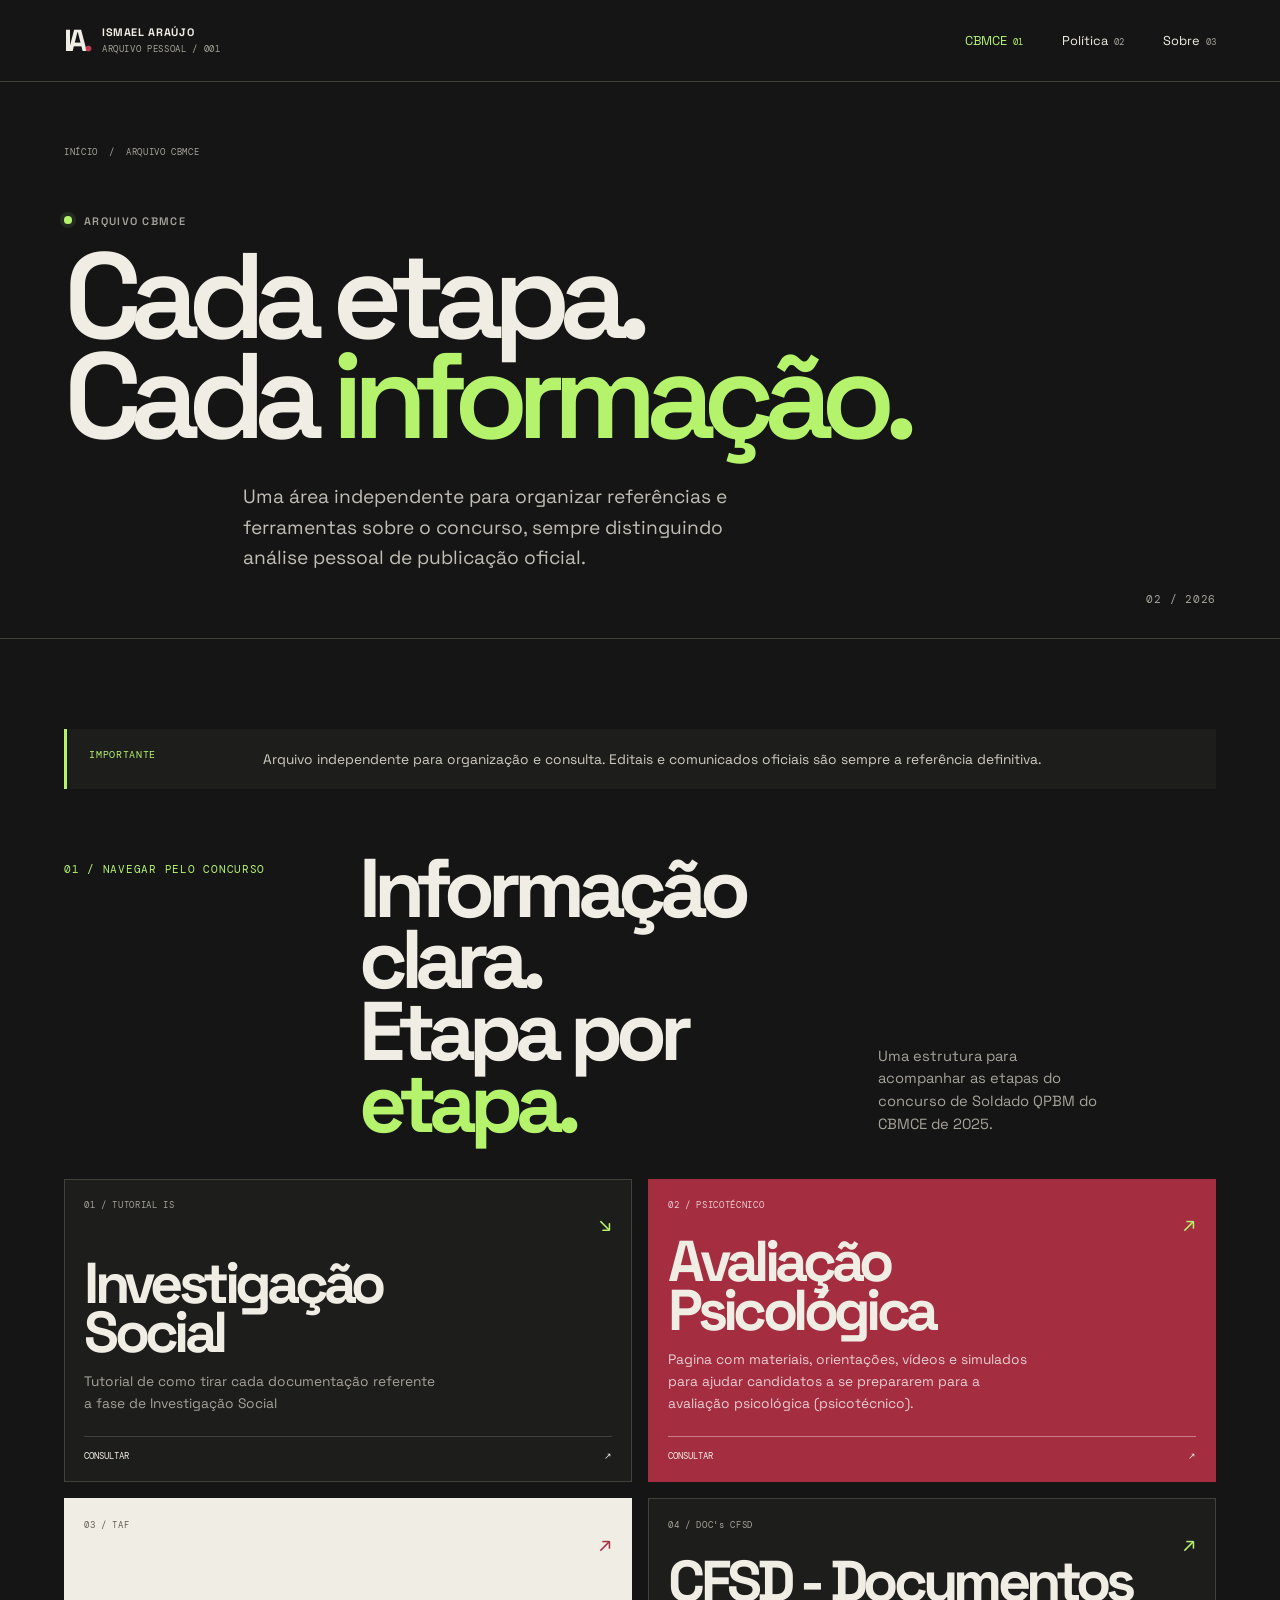
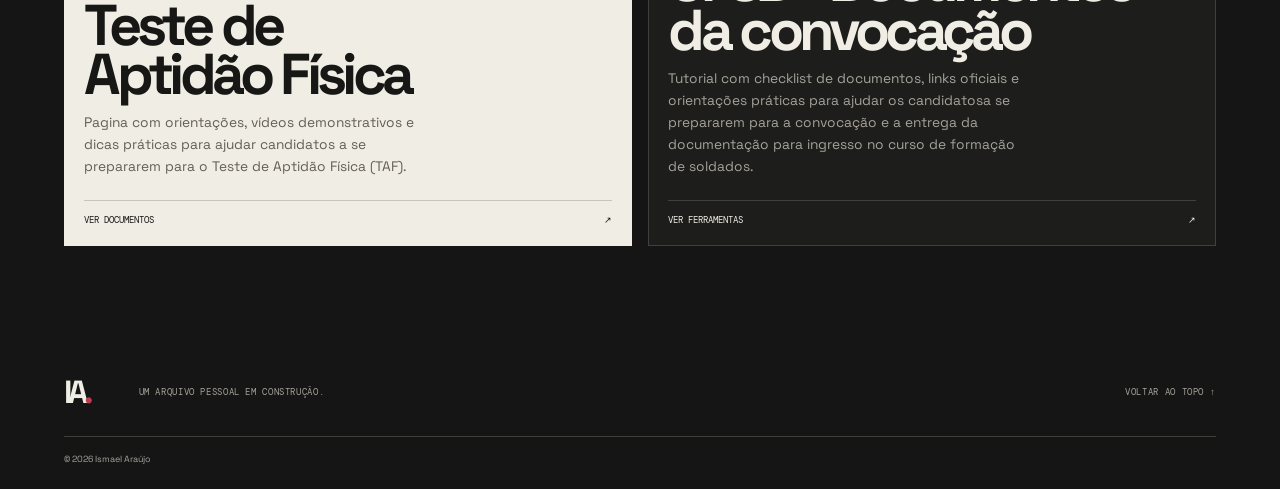
<file: pages/cbmce.html>
<!DOCTYPE html>
<html lang="pt-BR">
<head>
  <meta charset="UTF-8">
  <link rel="icon" href="../favicon.ico" sizes="any">
  <meta name="viewport" content="width=device-width, initial-scale=1.0">
  <meta name="theme-color" content="#151515">
  <meta name="description" content="Arquivo independente de informações públicas, fases, documentos e ferramentas do concurso CBMCE.">
  <title>CBMCE</title>
  <link rel="preconnect" href="https://fonts.googleapis.com">
  <link rel="preconnect" href="https://fonts.gstatic.com" crossorigin>
  <link href="https://fonts.googleapis.com/css2?family=DM+Mono:wght@400;500&family=Space+Grotesk:wght@400;500;600;700&display=swap" rel="stylesheet">
  <link rel="stylesheet" href="../css/style.css">
  <script src="../js/main.js" defer></script>
</head>
<body class="inner-page page-02">
  <a class="skip-link" href="#conteudo">Pular para o conteúdo</a>
  <header class="site-header">
    <a class="brand" href="../index.html" aria-label="Ismael Araújo — início">
      <span class="brand-mark">IA<span>.</span></span>
      <span class="brand-name">ISMAEL ARAÚJO<br><small>ARQUIVO PESSOAL / 001</small></span>
    </a>
    <button class="menu-toggle" type="button" aria-expanded="false" aria-controls="primary-nav">
      <span class="menu-toggle-label">MENU</span><span class="menu-icon" aria-hidden="true"><i></i><i></i></span>
    </button>
    <nav class="primary-nav" id="primary-nav" aria-label="Navegação principal">
      <a href="cbmce.html" aria-current="page">CBMCE <span>01</span></a>
      <a href="politica.html" >Política <span>02</span></a>
      <a href="sobre.html" >Sobre <span>03</span></a>
    </nav>
  </header>
  <main id="conteudo">
    <section class="inner-masthead section-shell">
      <div class="inner-breadcrumb mono"><a href="../index.html">INÍCIO</a><span>/</span><span>ARQUIVO CBMCE</span></div>
      <p class="eyebrow"><span class="status-dot"></span> ARQUIVO CBMCE</p>
      <h1>Cada etapa.<br>Cada <em>informação.</em></h1>
      <p class="inner-intro">Uma área independente para organizar referências e ferramentas sobre o concurso, sempre distinguindo análise pessoal de publicação oficial.</p>
      <span class="inner-page-number mono">02 / 2026</span>
    </section>
    <section class="inner-content section-shell">
  <div class="notice-band"><span class="mono">IMPORTANTE</span><p>Arquivo independente para organização e consulta. Editais e comunicados oficiais são sempre a referência definitiva.</p></div>
  <div class="inner-section-heading"><p class="mono section-kicker">01 / NAVEGAR PELO CONCURSO</p><h2>Informação clara.<br>Etapa por <span>etapa.</span></h2><p class="section-note">Uma estrutura para acompanhar as etapas do concurso de Soldado QPBM do CBMCE de 2025.</p></div>
  <div class="cbmce-page-grid">
    <a class="cbmce-topic" href="https://scrawny-camp-bf0.notion.site/Investigacao-Social-CBMCE-Edital-2025-27a607836995803398b8dc6f2658356c?pvs=74"><span class="mono">01 / TUTORIAL IS</span><span class="topic-symbol">↘</span><h3>Investigação<br>Social</h3><p>Tutorial de como tirar cada documentação referente a fase de Investigação Social</p><span class="topic-link">CONSULTAR <b>↗</b></span></a>
    <a class="cbmce-topic topic-red" href="https://scrawny-camp-bf0.notion.site/Avalia-o-Psicol-gica-CBMCE-Edital-2025-d47607836995825dbd3281a6ce57ecb5"><span class="mono">02 / PSICOTÉCNICO</span><span class="topic-symbol">↗</span><h3>Avaliação<br>Psicológica</h3><p>Pagina com materiais, orientações, vídeos e simulados para ajudar candidatos a se prepararem para a avaliação psicológica (psicotécnico).</p><span class="topic-link">CONSULTAR <b>↗</b></span></a>
    <a class="cbmce-topic topic-paper" href="https://scrawny-camp-bf0.notion.site/Teste-de-Aptid-o-Fisica-CBMCE-Edital-2025-4076078369958060a177f316f9489648?pvs=74"><span class="mono">03 / TAF</span><span class="topic-symbol">↗</span><h3>Teste de<br>Aptidão Física</h3><p>Pagina com orientações, vídeos demonstrativos e dicas práticas para ajudar candidatos a se prepararem para o Teste de Aptidão Física (TAF).</p><span class="topic-link">VER DOCUMENTOS <b>↗</b></span></a>
    <a class="cbmce-topic" href="https://scrawny-camp-bf0.notion.site/Teste-de-Aptid-o-Fisica-CBMCE-Edital-2025-4076078369958060a177f316f9489648?pvs=74"><span class="mono">04 / DOC's CFSD</span><span class="topic-symbol">↗</span><h3>CFSD - Documentos<br>da convocação</h3><p>Tutorial com checklist de documentos, links oficiais e orientações práticas para ajudar os candidatosa se prepararem para a convocação e a entrega da documentação para ingresso no curso de formação de soldados.</p><span class="topic-link">VER FERRAMENTAS <b>↗</b></span></a>
  </div>
</section>
  </main>
  <footer class="site-footer section-shell">
    <a class="footer-brand" href="../index.html">IA<span>.</span></a>
    <p class="mono">UM ARQUIVO PESSOAL EM CONSTRUÇÃO.</p>
    <a class="mono back-top" href="#conteudo">VOLTAR AO TOPO ↑</a>
    <p class="footer-copy">© <span id="current-year">2026</span> Ismael Araújo</p>
  </footer>
</body>
</html>
</file>
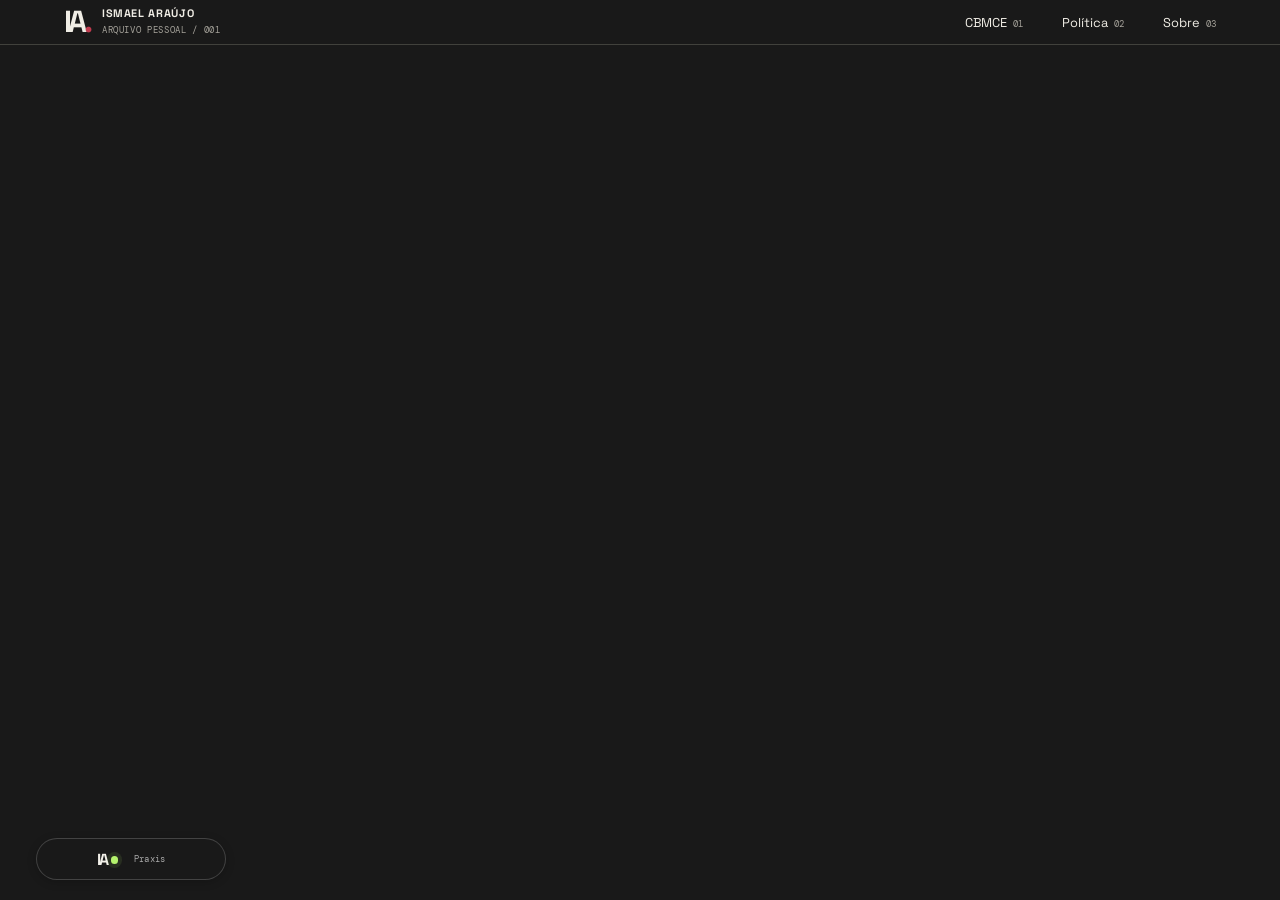
<file: pages/formacao.html>
<!DOCTYPE html>
<html lang="pt-BR">
<head>
  <meta charset="UTF-8">
  <link rel="icon" href="../favicon.ico" sizes="any">
  <meta name="viewport" content="width=device-width, initial-scale=1.0">
  <meta name="theme-color" content="#151515">

  <meta name="description" content="Biblioteca Formação Esquerda Radical — formação marxista e estudo político.">

  <title>Formação Política — Ismael Araújo</title>

  <link rel="preconnect" href="https://fonts.googleapis.com">
  <link rel="preconnect" href="https://fonts.gstatic.com" crossorigin>

  <link href="https://fonts.googleapis.com/css2?family=DM+Mono:wght@400;500&family=Space+Grotesk:wght@400;500;600;700&display=swap" rel="stylesheet">

  <link rel="stylesheet" href="../css/style.css">
  <script src="../js/main.js" defer></script>

  <style>
    /* ========================================
       ESTRUTURA GERAL
    ======================================== */

    html,
    body {
      width: 100%;
      height: 100%;
      height: 100dvh;
      margin: 0;
      overflow: hidden;
    }

    body.formation-page {
      display: flex;
      flex-direction: column;
      background: #191919;
    }


    /* ========================================
       CABEÇALHO COMPACTO
    ======================================== */

    .formation-page .site-header {
      flex-shrink: 0;
      min-height: 0;
      padding-top: .4rem;
      padding-bottom: .4rem;
    }

    /* Preserva o funcionamento do menu original */
    .formation-page .menu-toggle {
      flex-shrink: 0;
    }

    .formation-page .primary-nav {
      z-index: 1000;
    }


    /* ========================================
       ÁREA PRINCIPAL
    ======================================== */

    .formation-main {
      flex: 1;
      min-height: 0;
      display: flex;
      flex-direction: column;
      overflow: hidden;
    }

    /* ========================================
       IFRAME / BIBLIOTECA
    ======================================== */

    .formation-container {
      position: relative;
      isolation: isolate;
      flex: 1;
      min-height: 0;
      width: 100%;
      overflow: hidden;
      background: #191919;
    }

    .formation-container iframe {
      position: absolute;
      inset: 0;
      display: block;
      width: 100%;
      height: 100%;
      border: none;
      background: #191919;
    }


    /* ========================================
       MARCA D'ÁGUA PERSONALIZADA
    ======================================== */

    .formation-watermark {
      position: absolute;
      z-index: 99999;

      /* Posicionamento sobre a marca original */
      bottom: 20px;
      left: 36px;

      /* Dimensões da cápsula */
      width: 190px;
      height: 42px;
      box-sizing: border-box;

      display: flex;
      align-items: center;
      justify-content: center;
      gap: .45rem;

      padding: 0 .7rem;

      border: 1px solid rgba(255, 255, 255, .18);
      border-radius: 999px;

      background: #191919;
      color: #aaa;

      text-decoration: none;
      font-family: 'DM Mono', monospace;
      font-size: .55rem;
      letter-spacing: .035em;
      white-space: nowrap;

      box-shadow: 0 2px 10px rgba(0, 0, 0, .2);

      transition:
        border-color .2s ease,
        background .2s ease;
    }

    .formation-watermark:hover {
      border-color: rgba(213, 163, 91, .55);
      background: #202020;
    }

    .formation-watermark .watermark-logo {
      font-family: 'Space Grotesk', sans-serif;
      font-size: 1rem;
      font-weight: 700;
      color: #f2f0e9;
      letter-spacing: -.08em;
    }

    .formation-watermark .watermark-logo span {
      color: #d5a35b;
    }


    /* ========================================
       RESPONSIVIDADE
    ======================================== */

    @media (max-width: 768px) {

      .formation-page .site-header {
        padding-top: .35rem;
        padding-bottom: .35rem;
      }

      .formation-breadcrumb {
        padding-top: .35rem;
        padding-bottom: .35rem;
        font-size: .55rem;
      }

      .formation-watermark {
        left: 0;
        bottom: 20px;

        width: 200px;
        height: 40px;

        font-size: .53rem;
      }

      .formation-watermark .watermark-logo {
        font-size: .95rem;
      }
    }

  </style>
</head>

<body class="inner-page formation-page">

  <!-- CABEÇALHO -->
  <header class="site-header">

    <a class="brand" href="../index.html"
       aria-label="Ismael Araújo — início">

      <span class="brand-mark">IA<span>.</span></span>

      <span class="brand-name">
        ISMAEL ARAÚJO<br>
        <small>ARQUIVO PESSOAL / 001</small>
      </span>

    </a>

    <!-- BOTÃO DO MENU -->
    <button class="menu-toggle" type="button"
            aria-expanded="false"
            aria-controls="primary-nav">

      <span class="menu-toggle-label">MENU</span>

      <span class="menu-icon" aria-hidden="true">
        <i></i>
        <i></i>
      </span>

    </button>

    <!-- NAVEGAÇÃO -->
    <nav class="primary-nav" id="primary-nav"
         aria-label="Navegação principal">

      <a href="cbmce.html">
        CBMCE <span>01</span>
      </a>

      <a href="politica.html">
        Política <span>02</span>
      </a>

      <a href="sobre.html">
        Sobre <span>03</span>
      </a>

    </nav>

  </header>


  <!-- CONTEÚDO PRINCIPAL -->
  <main class="formation-main" id="conteudo">

    <!-- BIBLIOTECA INCORPORADA -->
    <section class="formation-container">

      <iframe
        src="https://unaware-warbler.super.site/"
        title="Biblioteca Formação Esquerda Radical"
        loading="eager"
        allowfullscreen>
      </iframe>


      <!-- MARCA D'ÁGUA PERSONALIZADA -->
      <a href="formacao.html"
         class="formation-watermark"
         aria-label="Voltar ao arquivo pessoal de Ismael Araújo">

        <span class="watermark-logo">IA   <span class="status-dot"></span></span>

        <span>Praxis</span>

      </a>

    </section>

  </main>

</body>
</html>
</file>
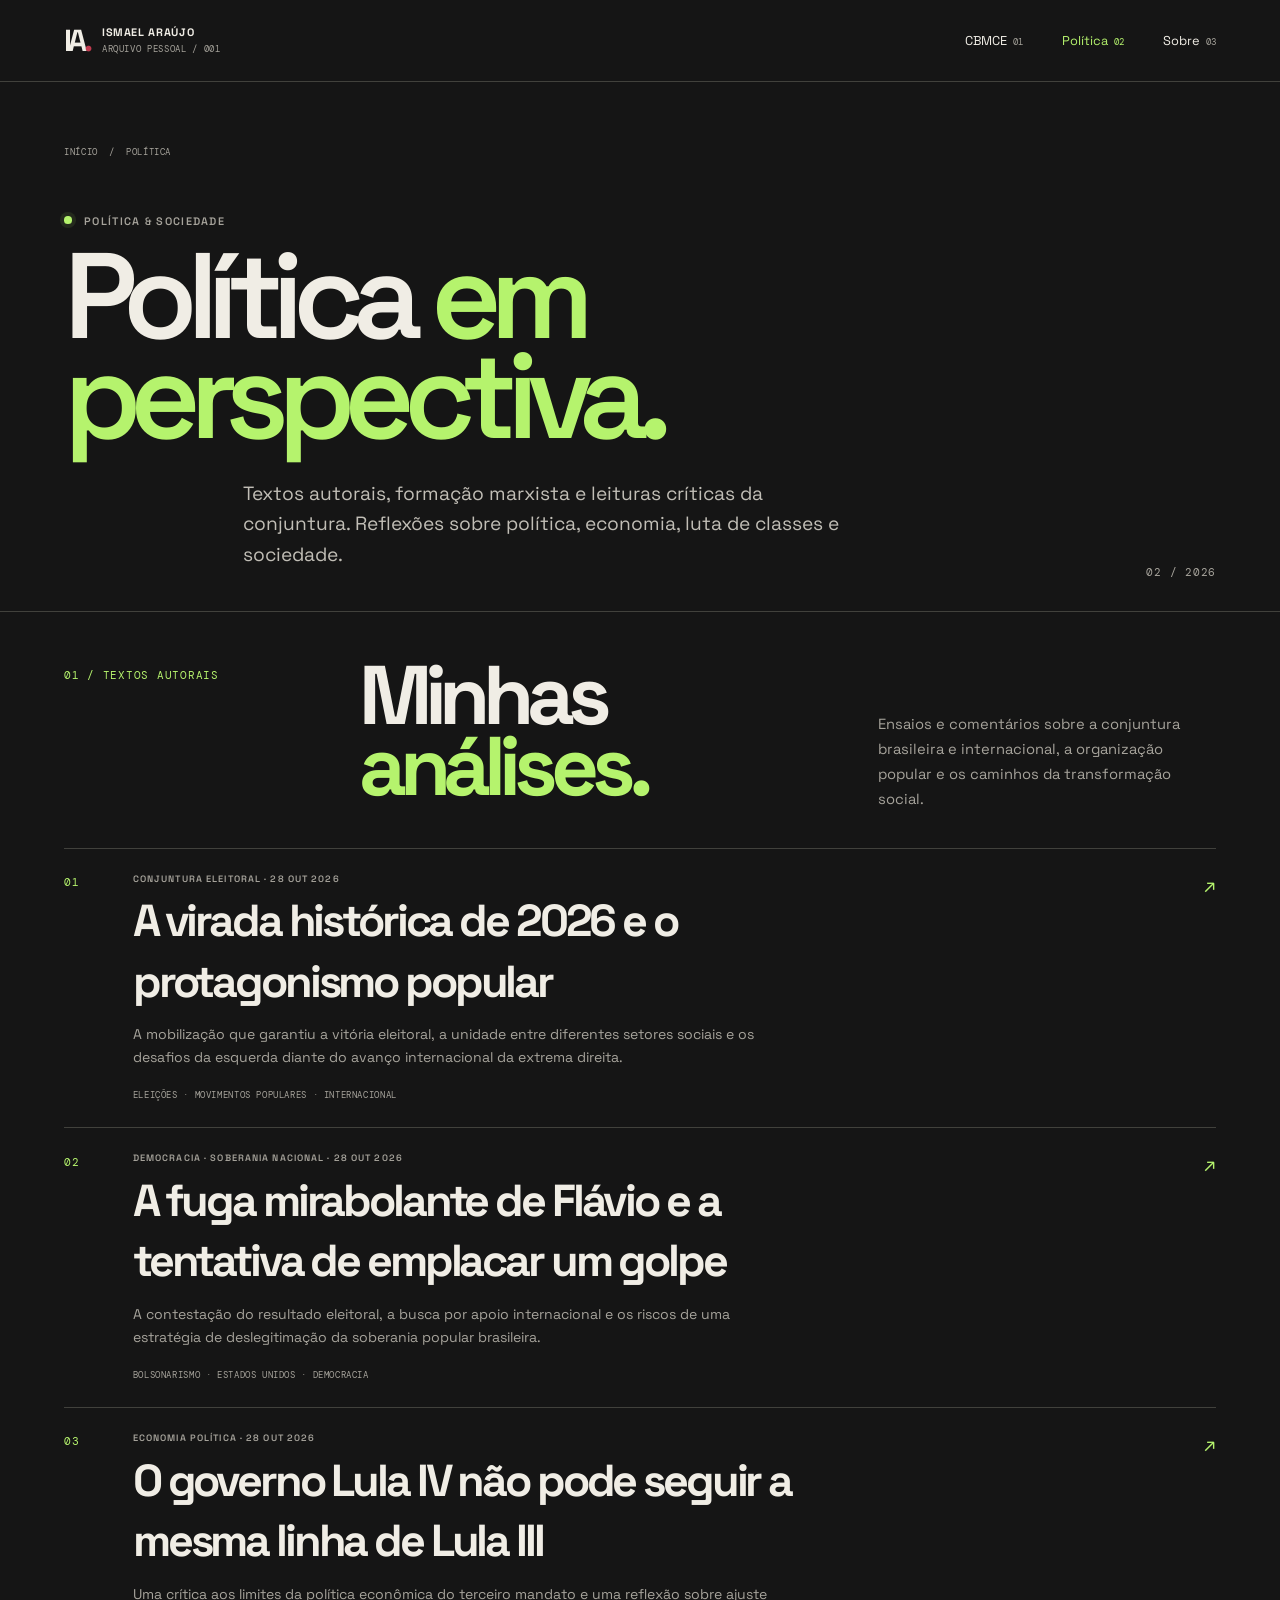
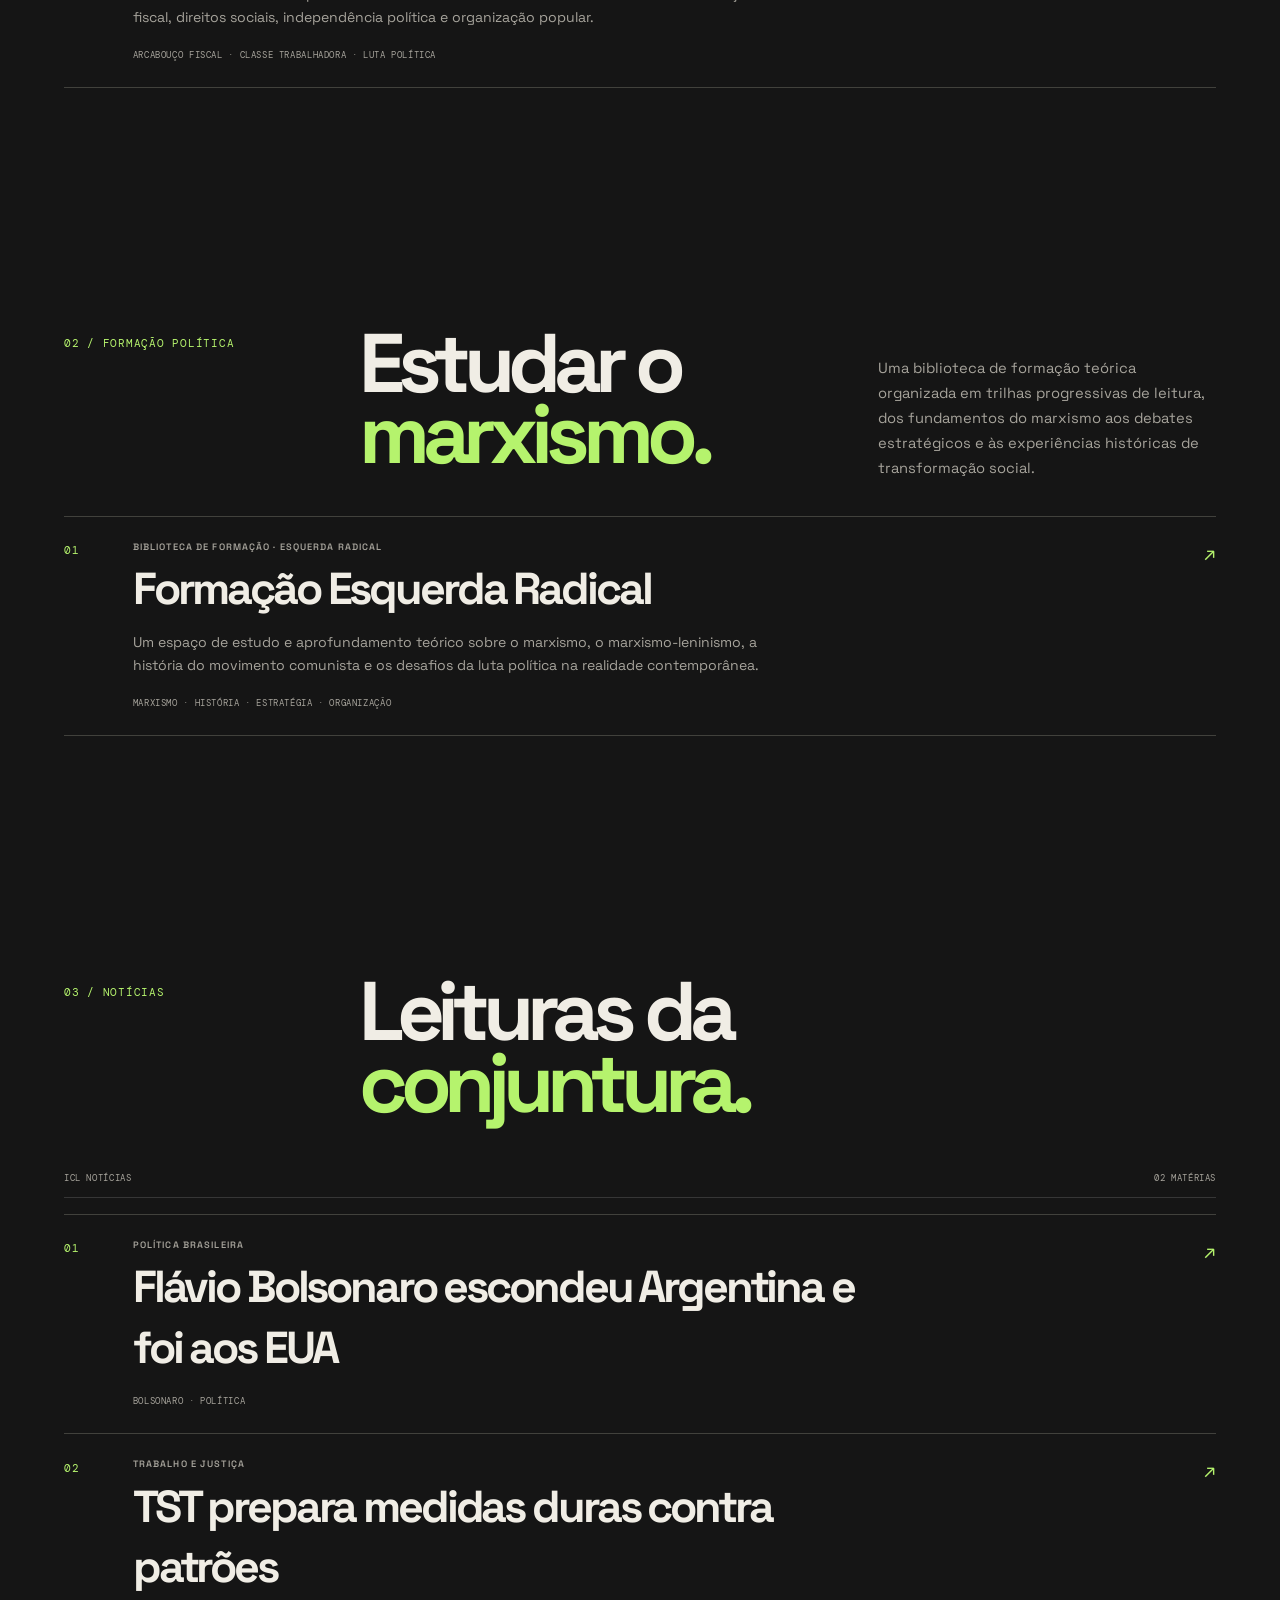
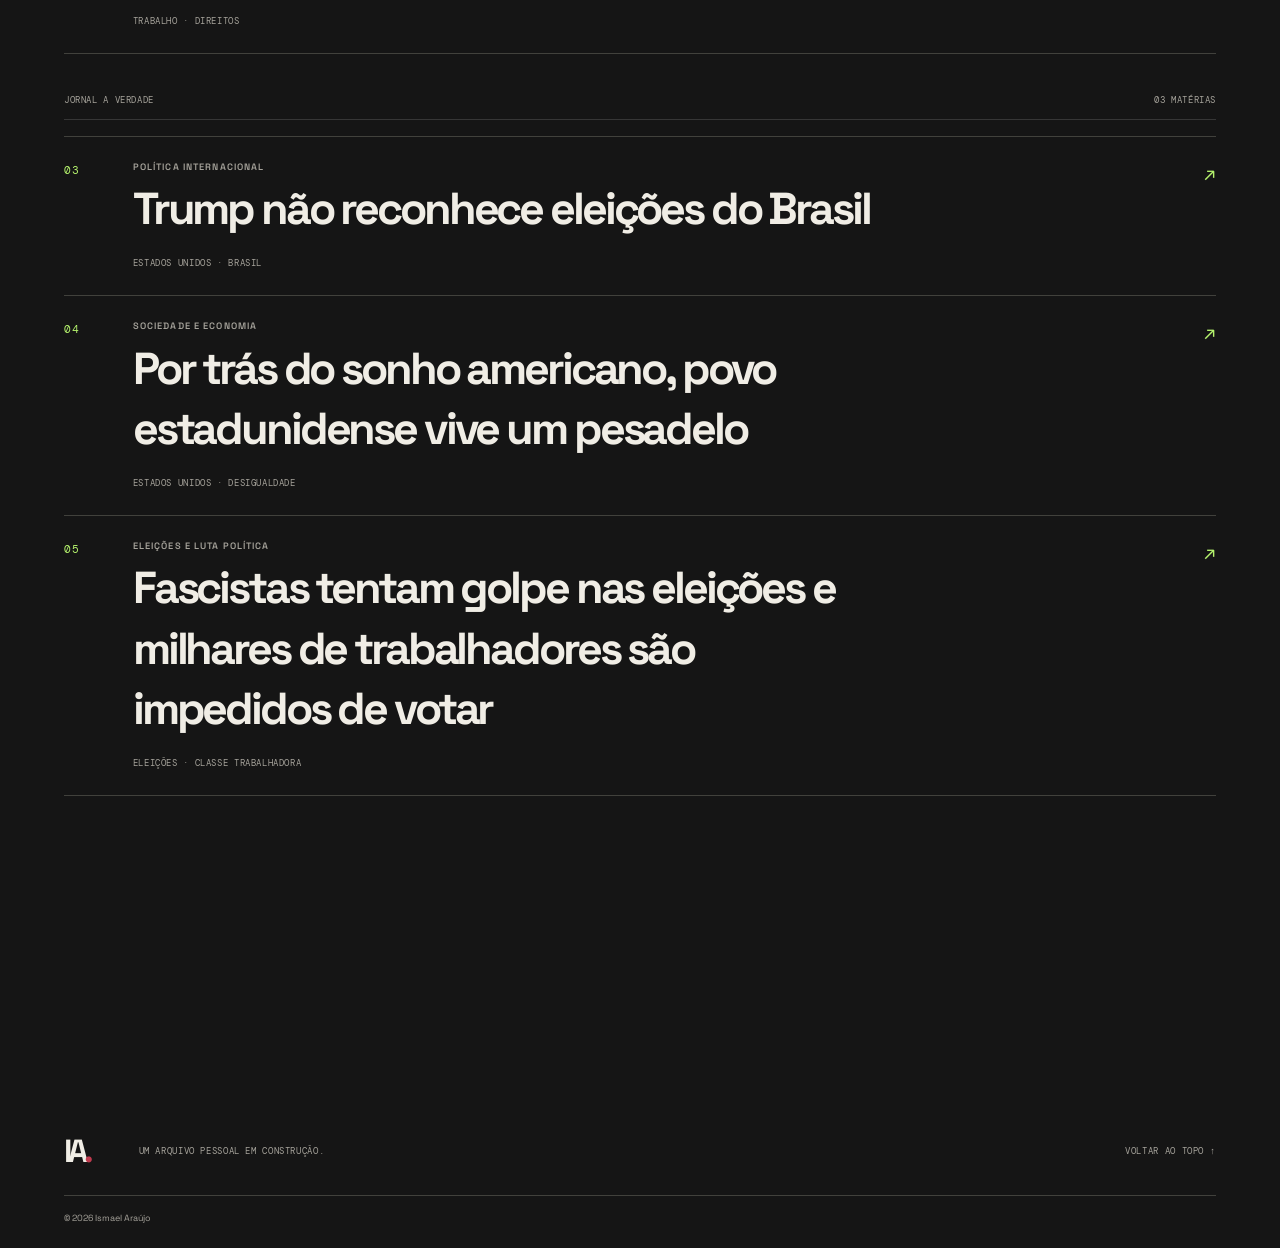
<file: pages/politica.html>
<!DOCTYPE html>
<html lang="pt-BR">
<head>
  <meta charset="UTF-8">
  <link rel="icon" href="../favicon.ico" sizes="any">
  <meta name="viewport" content="width=device-width, initial-scale=1.0">
  <meta name="theme-color" content="#151515">
  <meta name="description" content="Textos autorais sobre conjuntura política, eleições, luta de classes, economia e sociedade, por Ismael Araújo.">
  <title>Política & Sociedade — Ismael Araújo</title>

  <link rel="preconnect" href="https://fonts.googleapis.com">
  <link rel="preconnect" href="https://fonts.gstatic.com" crossorigin>
  <link href="https://fonts.googleapis.com/css2?family=DM+Mono:wght@400;500&family=Space+Grotesk:wght@400;500;600;700&display=swap" rel="stylesheet">

  <link rel="stylesheet" href="../css/style.css">
  <script src="../js/main.js" defer></script>

  <style>
    .politics-intro {
      padding-bottom: 2.5rem;
    }

    .politics-intro h1 {
      margin-bottom: 1rem;
    }

    .politics-intro .inner-intro {
      max-width: 620px;
    }

    .politics-content {
      padding-top: 1rem;
    }

    .politics-section {
      margin-bottom: 5rem;
    }

    .politics-section .inner-section-heading {
      margin-bottom: 2rem;
    }

    .politics-section .inner-section-heading h2 {
      margin-bottom: 0.8rem;
    }

    .politics-section .section-note {
      max-width: 600px;
      line-height: 1.7;
    }

    .politics-source {
      margin-top: 2.5rem;
    }

    .politics-source:first-of-type {
      margin-top: 0;
    }

    .politics-source-title {
      margin-bottom: 1rem;
      padding-bottom: 0.8rem;
      border-bottom: 1px solid rgba(128, 128, 128, 0.3);
    }

    .politics-content .article-list {
      display: flex;
      flex-direction: column;
      gap: 0;
    }

    .politics-content .article-row {
      padding-top: 1.5rem;
      padding-bottom: 1.5rem;
    }

    .politics-content .article-main h3 {
      line-height: 1.35;
      margin-top: 0.4rem;
      margin-bottom: 0.65rem;
    }

    .politics-content .article-main > p:not(.eyebrow) {
      line-height: 1.65;
      margin-bottom: 0.8rem;
    }

    .politics-content .article-tags {
      display: inline-block;
      line-height: 1.6;
      margin-top: 0.25rem;
    }

    .politics-reading {
      margin-top: 2rem;
      padding: clamp(1.25rem, 4vw, 2.5rem);
    }

    .politics-reading h3 {
      line-height: 1.4;
      margin: 1rem 0;
    }

    .politics-reading p {
      line-height: 1.8;
      margin-bottom: 1rem;
    }

    .politics-reading .reading-label {
      display: flex;
      flex-wrap: wrap;
      justify-content: space-between;
      gap: 0.75rem;
      margin-bottom: 1.5rem;
    }

    .politics-reading .reading-link {
      display: inline-block;
      margin-top: 0.5rem;
    }

    .politics-reading ul {
      padding-left: 1.25rem;
      margin: 1.25rem 0;
    }

    .politics-reading li {
      line-height: 1.8;
      margin-bottom: 0.75rem;
    }

    .politics-bottom-note {
      margin-top: 2rem;
      padding-top: 1.5rem;
      line-height: 1.8;
    }

    .article-back {
      display: inline-block;
      padding: 0.75rem 0;
      margin-bottom: 1.5rem;
      border: none;
      background: transparent;
      color: inherit;
      font: inherit;
      font-size: 0.75rem;
      cursor: pointer;
      opacity: 0.8;
    }

    .article-back:hover {
      opacity: 1;
    }

    .article-reading {
      max-width: 760px;
      margin-left: auto;
      margin-right: auto;
    }

    .article-reading h1 {
      font-size: clamp(2rem, 5vw, 3.5rem);
      line-height: 1.15;
      margin: 1.5rem 0;
      overflow-wrap: anywhere;
    }

    .article-reading h2 {
      margin-top: 2.5rem;
      margin-bottom: 1rem;
      font-size: clamp(1.35rem, 3vw, 1.8rem);
      line-height: 1.3;
    }

    .article-reading h3 {
      margin-top: 2rem;
      margin-bottom: 0.8rem;
      font-size: 1.15rem;
    }

    .article-reading p {
      line-height: 1.9;
      margin-bottom: 1.25rem;
    }

    .article-reading .article-intro {
      font-size: 1.15rem;
      opacity: 0.8;
    }

    .article-reading blockquote {
      margin: 2rem 0;
      padding: 1rem 1.5rem;
      border-left: 2px solid currentColor;
      opacity: 0.85;
      line-height: 1.8;
    }

    .article-reading .article-signature {
      margin-top: 2rem;
      padding-top: 1.5rem;
      border-top: 1px solid rgba(128, 128, 128, 0.3);
    }

    .article-reading[hidden],
    #lista-textos[hidden] {
      display: none !important;
    }

    .article-row {
      text-decoration: none;
      color: inherit;
    }

    .article-row:focus-visible,
    .article-back:focus-visible {
      outline: 2px solid currentColor;
      outline-offset: 5px;
    }

    @media (max-width: 600px) {
      .politics-section {
        margin-bottom: 3.5rem;
      }

      .politics-content .article-row {
        gap: 0.8rem;
      }

      .politics-content .article-main h3 {
        overflow-wrap: anywhere;
      }

      .article-reading h1 {
        font-size: 2rem;
      }

      .article-reading blockquote {
        margin: 1.5rem 0;
        padding: 0.75rem 1rem;
      }

      .politics-reading .reading-label {
        font-size: 0.7rem;
      }
    }
  </style>
</head>

<body class="inner-page page-03">

  <a class="skip-link" href="#conteudo">Pular para o conteúdo</a>

  <header class="site-header">
    <a class="brand" href="../index.html" aria-label="Ismael Araújo — início">
      <span class="brand-mark">IA<span>.</span></span>
      <span class="brand-name">
        ISMAEL ARAÚJO<br>
        <small>ARQUIVO PESSOAL / 001</small>
      </span>
    </a>

    <button class="menu-toggle" type="button" aria-expanded="false" aria-controls="primary-nav">
      <span class="menu-toggle-label">MENU</span>
      <span class="menu-icon" aria-hidden="true"><i></i><i></i></span>
    </button>

    <nav class="primary-nav" id="primary-nav" aria-label="Navegação principal">
      <a href="cbmce.html">CBMCE <span>01</span></a>
      <a href="politica.html" aria-current="page">Política <span>02</span></a>
      <a href="sobre.html">Sobre <span>03</span></a>
    </nav>
  </header>

  <main id="conteudo">

    <!-- ABERTURA -->

    <section class="inner-masthead section-shell politics-intro">

      <div class="inner-breadcrumb mono">
        <a href="../index.html">INÍCIO</a>
        <span>/</span>
        <span>POLÍTICA</span>
      </div>

      <p class="eyebrow">
        <span class="status-dot"></span>
        POLÍTICA & SOCIEDADE
      </p>

      <h1>Política <em>em perspectiva.</em></h1>

      <p class="inner-intro">
        Textos autorais, formação marxista e leituras críticas da conjuntura.
        Reflexões sobre política, economia, luta de classes e sociedade.
      </p>

      <span class="inner-page-number mono">02 / 2026</span>

    </section>

    <section class="inner-content section-shell politics-content">

      <!-- 01 — TEXTOS AUTORAIS -->

      <section class="politics-section" id="textos-autorais">

        <div id="lista-textos">

          <div class="inner-section-heading">
            <p class="mono section-kicker">01 / TEXTOS AUTORAIS</p>
            <h2>Minhas <span>análises.</span></h2>
            <p class="section-note">
              Ensaios e comentários sobre a conjuntura brasileira e internacional,
              a organização popular e os caminhos da transformação social.
            </p>
          </div>

          <div class="article-list">

            <a class="article-row" href="#analise-eleitoral"
               onclick="abrirArtigo(event, 'artigo-eleitoral')">
              <span class="article-number mono">01</span>

              <div class="article-main">
                <p class="eyebrow">CONJUNTURA ELEITORAL · 28 OUT 2026</p>
                <h3>A virada histórica de 2026 e o protagonismo popular</h3>
                <p>
                  A mobilização que garantiu a vitória eleitoral, a unidade
                  entre diferentes setores sociais e os desafios da esquerda
                  diante do avanço internacional da extrema direita.
                </p>
                <span class="article-tags mono">
                  ELEIÇÕES · MOVIMENTOS POPULARES · INTERNACIONAL
                </span>
              </div>

              <span class="article-arrow" aria-hidden="true">↗</span>
            </a>

            <a class="article-row" href="#analise-flavio"
               onclick="abrirArtigo(event, 'artigo-flavio')">
              <span class="article-number mono">02</span>

              <div class="article-main">
                <p class="eyebrow">DEMOCRACIA · SOBERANIA NACIONAL · 28 OUT 2026</p>
                <h3>A fuga mirabolante de Flávio e a tentativa de emplacar um golpe</h3>
                <p>
                  A contestação do resultado eleitoral, a busca por apoio
                  internacional e os riscos de uma estratégia de deslegitimação
                  da soberania popular brasileira.
                </p>
                <span class="article-tags mono">
                  BOLSONARISMO · ESTADOS UNIDOS · DEMOCRACIA
                </span>
              </div>

              <span class="article-arrow" aria-hidden="true">↗</span>
            </a>

            <a class="article-row" href="#analise-lula"
               onclick="abrirArtigo(event, 'artigo-lula')">
              <span class="article-number mono">03</span>

              <div class="article-main">
                <p class="eyebrow">ECONOMIA POLÍTICA · 28 OUT 2026</p>
                <h3>O governo Lula IV não pode seguir a mesma linha de Lula III</h3>
                <p>
                  Uma crítica aos limites da política econômica do terceiro
                  mandato e uma reflexão sobre ajuste fiscal, direitos sociais,
                  independência política e organização popular.
                </p>
                <span class="article-tags mono">
                  ARCABOUÇO FISCAL · CLASSE TRABALHADORA · LUTA POLÍTICA
                </span>
              </div>

              <span class="article-arrow" aria-hidden="true">↗</span>
            </a>

          </div>
        </div>

        <!-- ARTIGO 01 -->

        <article class="article-reading politics-reading"
                 id="artigo-eleitoral" hidden>

          <button class="article-back mono" type="button"
                  onclick="voltarArtigos()">
            ← VOLTAR AOS TEXTOS
          </button>

          <div class="reading-label mono">
            <span>ANÁLISE / CONJUNTURA ELEITORAL</span>
            <span>28 OUT 2026</span>
          </div>

          <h1>A virada histórica de 2026 e o protagonismo popular</h1>

          <p class="article-intro">
            A vitória eleitoral não pertence a um partido isolado.
            A mobilização popular que a tornou possível abre uma disputa
            que precisa continuar para além das urnas.
          </p>

          <hr>

          <p>
            Vivemos, nesse último período eleitoral de 2026, um momento que
            ficará marcado na história brasileira. Nunca um candidato havia
            conseguido virar a disputa no segundo turno nas condições que
            testemunhamos. Mas não é simplesmente esse recorde que vai colocar
            essa virada na história, e sim as suas razões, as forças sociais
            que a tornaram possível e o significado dessa vitória para o
            campo democrático brasileiro.
          </p>

          <p>
            No fim do primeiro turno, a esquerda brasileira como um todo levou
            um grande baque. A extrema direita saiu fortalecida das urnas,
            ampliou sua presença parlamentar e consolidou uma bancada capaz
            de exercer enorme pressão sobre o próximo governo. E não foi
            qualquer força política que avançou: foi o PL, partido que abriga
            a família Bolsonaro e parlamentares identificados com uma agenda
            de extrema direita, com posições contrárias a direitos de minorias,
            dos trabalhadores e a políticas públicas fundamentais.
          </p>

          <p>
            Há parlamentares que defendem o fim das cotas, atacam as
            universidades públicas, questionam direitos trabalhistas e se
            posicionam contra políticas de proteção social. Precisamos olhar
            para esse avanço não apenas pelos números das cadeiras conquistadas,
            mas pelo projeto de sociedade que essa representação pretende
            implementar.
          </p>

          <p>
            Militantes históricos do PT não conseguiram se eleger, enquanto
            o PSOL enfrentou dificuldades para alcançar a cláusula de barreira.
            A situação tendia a se agravar com Flávio Bolsonaro, candidato
            do mesmo campo político do pai, que chegou a aparecer à frente
            de Lula nas pesquisas e consolidou uma votação expressiva no
            primeiro turno.
          </p>

          <p>
            Se eleito, Flávio teria condições de governar com uma base
            parlamentar de extrema direita muito fortalecida, além da
            possibilidade de realizar indicações ao Supremo Tribunal Federal
            ao longo do mandato e de contar com um Senado disposto a avançar
            sobre o equilíbrio entre os Poderes. A combinação de uma
            Presidência alinhada à extrema direita com uma maioria parlamentar
            favorável a esse projeto poderia abrir um período de enorme
            pressão sobre os direitos democráticos e as conquistas sociais.
          </p>

          <h2>Uma vitória construída nas ruas</h2>

          <p>
            Diante desse cenário, os estudantes se levantaram e puxaram
            manifestações em diferentes partes do país. A mobilização nas
            ruas e nas redes começou a produzir uma nova dinâmica política.
            A campanha oficial do PT não foi a única responsável por essa
            movimentação e, em diversos momentos, precisou acompanhar uma
            energia que vinha de baixo.
          </p>

          <p>
            A juventude, os movimentos populares, os sindicatos, a esquerda
            radical, os militantes independentes e diversos setores da
            sociedade compreenderam que a eleição não era apenas uma disputa
            entre dois nomes, mas uma batalha sobre o futuro do país.
          </p>

          <p>
            Foi uma frente muito mais ampla do que a estrutura partidária
            de qualquer organização. A esquerda radical também teve seu
            papel, colocando sua militância, seus instrumentos de comunicação,
            sua capacidade de mobilização e sua leitura política a serviço
            da derrota eleitoral da extrema direita. Ao mesmo tempo, setores
            progressistas de centro, movimentos estudantis, organizações de
            trabalhadores, artistas, intelectuais, defensores dos direitos
            humanos, movimentos negros, feministas, indígenas e LGBTQIA+,
            além de pessoas sem militância partidária, se uniram em torno
            de uma tarefa comum: impedir a vitória da extrema direita.
          </p>

          <p>
            Isso não significa que todas essas forças pensem da mesma maneira,
            nem que concordem com o programa econômico do PT. Muito pelo
            contrário. Significa que compreenderam a gravidade daquele
            momento e a necessidade de estabelecer uma unidade política
            em torno da defesa da democracia. A unidade eleitoral não apagou
            nossas diferenças, mas demonstrou que era possível construir
            uma ação comum diante de um perigo que ultrapassava os limites
            da disputa partidária.
          </p>

          <p>
            O povo não aceitou passivamente a possibilidade de um novo
            governo da família Bolsonaro. Conhecemos o terror de um governo
            que frequentemente reivindicou a ditadura militar e homenageou
            torturadores. Conhecemos a história das prisões políticas, da
            censura, dos desaparecidos cujos corpos nunca foram encontrados,
            daqueles que morreram como indigentes e daqueles que foram
            submetidos às formas mais brutais de tortura.
          </p>

          <p>
            A memória da ditadura não pode ser utilizada apenas em discursos
            comemorativos. Ela precisa servir de alerta concreto diante de
            qualquer projeto político que normalize a violência de Estado,
            a perseguição de adversários, a deslegitimação das eleições e
            a concentração de poder.
          </p>

          <p>
            Essa vitória foi uma conquista de todo o povo que se mobilizou,
            não de um partido isolado e muito menos de uma coordenação de
            campanha. Não se pode negar o trabalho de figuras como André
            Janones, que ajudou a organizar a mobilização digital, apostou
            em novas formas de comunicação e contribuiu para ampliar o
            alcance da campanha nas redes. Mas seria um erro reduzir o
            resultado a uma estratégia de comunicação ou à atuação de
            algumas lideranças.
          </p>

          <p>
            Foi o povo que se levantou em peso para mobilizar, virar votos,
            conversar com familiares e vizinhos, organizar caronas, produzir
            materiais, combater notícias falsas e chegar a lugares onde
            a campanha institucional não conseguia chegar com a mesma força.
            Foi o trabalho cotidiano de milhares de pessoas que transformou
            a disputa eleitoral e ajudou a construir a virada no segundo turno.
          </p>

          <p>
            A mobilização nas ruas recupera a tradição das Diretas Já, do
            movimento pelo impeachment de Collor, das jornadas de junho
            de 2013, do tsunami da educação e das mobilizações contra o
            governo Bolsonaro, incluindo o movimento Ele Não. Esses episódios
            tiveram contextos e objetivos diferentes, mas fazem parte de
            uma história em que o povo brasileiro ocupou as ruas e disputou
            os rumos do país.
          </p>

          <blockquote>
            A unidade que derrotou eleitoralmente a extrema direita não
            pode se limitar ao período de campanha. Ela precisa continuar
            existindo para defender a democracia, cobrar as promessas feitas
            e disputar os rumos do governo.
          </blockquote>

          <h2>A conjuntura internacional</h2>

          <p>
            Diante dessa realidade, o mundo todo se volta ao Brasil. A vitória
            de Lula acontece em um cenário internacional marcado pelo avanço
            de forças nacionalistas de direita, pelo crescimento da extrema
            direita em diferentes países, pela crise de legitimidade de
            governos tradicionais e por uma disputa cada vez mais intensa
            sobre os rumos da economia mundial.
          </p>

          <p>
            A eleição brasileira tem importância para além de nossas
            fronteiras porque o Brasil é a maior economia da América Latina,
            possui enorme relevância ambiental e ocupa uma posição estratégica
            nas relações entre o Sul Global e as grandes potências. A
            permanência de Lula na Presidência significa a continuidade de
            uma política externa que reivindica autonomia diplomática,
            participação nos BRICS, fortalecimento das relações Sul-Sul e
            maior espaço para os países em desenvolvimento nas instituições
            internacionais.
          </p>

          <p>
            Isso não quer dizer que o Brasil, sozinho, tenha derrotado o
            avanço internacional da extrema direita. Seria uma conclusão
            precipitada. Mas a vitória demonstra que esse avanço não é
            inevitável e que ainda existem condições para construir frentes
            políticas e sociais capazes de enfrentá-lo eleitoralmente.
          </p>

          <p>
            Na Argentina, Javier Milei representa uma experiência de governo
            que combina liberalização econômica, redução do papel do Estado
            e enfrentamento a setores organizados da sociedade. Na França,
            a extrema direita segue ocupando um espaço central na disputa
            política, enquanto forças progressistas e organizações sociais
            tentam construir alternativas. Nos Estados Unidos, Donald Trump
            enfrenta uma conjuntura de desgaste político às vésperas das
            eleições legislativas de novembro de 2026.
          </p>

          <p>
            Essas realidades possuem particularidades que não podem ser
            ignoradas. A política francesa não é a política argentina, e
            nenhuma delas reproduz exatamente as condições históricas
            brasileiras. Ainda assim, todas fazem parte de uma disputa
            internacional sobre o papel do Estado, os direitos sociais,
            a soberania nacional, a distribuição da riqueza e a relação
            entre os interesses populares e os grandes grupos econômicos.
          </p>

          <p>
            Também não podemos esquecer a catástrofe humanitária em Gaza,
            a guerra na Ucrânia, as tensões envolvendo Estados Unidos e
            China e a militarização crescente das relações internacionais.
            Em diferentes partes do mundo, a disputa entre grandes potências
            se combina com crises econômicas, deslocamentos populacionais
            e conflitos que atingem principalmente os trabalhadores e as
            populações mais vulneráveis.
          </p>

          <p>
            Nesse cenário, a política externa brasileira terá desafios
            enormes. Defender a soberania nacional exige manter autonomia
            diante de Washington, Pequim, Moscou e das demais potências,
            sem transformar relações diplomáticas em alinhamentos automáticos.
            Significa também defender o direito dos povos à autodeterminação,
            o respeito ao direito internacional e a construção de mecanismos
            multilaterais capazes de reduzir a dependência econômica e
            tecnológica dos países periféricos.
          </p>

          <p>
            Para a esquerda brasileira, existe uma lição importante:
            não podemos importar mecanicamente as estratégias políticas
            de outros países. Precisamos compreender a realidade concreta
            do Brasil, a composição de nossas classes sociais, a força
            do agronegócio, o peso do sistema financeiro, a precarização
            do trabalho e as características particulares da nossa extrema
            direita. A solidariedade internacional é indispensável, mas
            precisa caminhar junto com uma estratégia nacional enraizada
            nas necessidades do povo trabalhador.
          </p>

          <h2>O que vem depois da vitória?</h2>

          <p>
            A vitória de Lula pode servir de referência para forças
            democráticas e progressistas de outros países, mas esse
            significado dependerá também daquilo que o governo fará a
            partir de janeiro de 2027. Uma vitória eleitoral não resolve
            automaticamente os problemas econômicos e sociais que alimentam
            a insatisfação popular. Se o governo não conseguir melhorar
            as condições de vida da população, a extrema direita continuará
            encontrando terreno para crescer.
          </p>

          <p>
            No Brasil, ainda temos grandes desafios pela frente. O primeiro
            é garantir que o resultado das urnas seja respeitado e impedir
            qualquer tentativa de deslegitimar a vitória do presidente eleito.
            O segundo é reconstruir a capacidade de mobilização dos movimentos
            populares para além das eleições. O terceiro é enfrentar os
            limites do próprio programa econômico do governo petista.
          </p>

          <p>
            A vitória eleitoral abriu uma oportunidade histórica. Mas
            oportunidade não é garantia de transformação. O futuro dependerá
            da capacidade de manter o povo organizado e de fazer com que
            a força demonstrada nas ruas se traduza em conquistas concretas
            para a maioria da população.
          </p>

          <p class="article-signature mono">FIM DO TEXTO · 01 / 03</p>

          <button class="article-back mono" type="button"
                  onclick="voltarArtigos()">
            ← VOLTAR AOS TEXTOS
          </button>

        </article>

        <!-- ARTIGO 02 -->

        <article class="article-reading politics-reading"
                 id="artigo-flavio" hidden>

          <button class="article-back mono" type="button"
                  onclick="voltarArtigos()">
            ← VOLTAR AOS TEXTOS
          </button>

          <div class="reading-label mono">
            <span>DEMOCRACIA / SOBERANIA NACIONAL</span>
            <span>28 OUT 2026</span>
          </div>

          <h1>A fuga mirabolante de Flávio e a tentativa de emplacar um golpe</h1>

          <p class="article-intro">
            A contestação do resultado eleitoral, a busca por apoio externo
            e os riscos de uma estratégia de deslegitimação da soberania
            popular brasileira.
          </p>

          <hr>

          <p>
            Flávio Bolsonaro, que ocupa cargos públicos há mais de duas
            décadas e carrega um histórico de controvérsias políticas e
            investigações, tornou-se o principal nome de uma extrema direita
            que não parece disposta a aceitar com tranquilidade a derrota
            eleitoral.
          </p>

          <p>
            Sua trajetória política está associada a controvérsias sobre
            o antigo esquema de rachadinhas em seu gabinete na Assembleia
            Legislativa do Rio de Janeiro, além de questionamentos sobre
            relações políticas e financeiras com figuras controversas
            do estado. Existem também acusações e investigações relacionadas
            a diferentes personagens do universo político bolsonarista.
            É necessário distinguir cada caso, seus respectivos estágios
            judiciais e aquilo que foi efetivamente comprovado, mas não
            podemos ignorar o peso político dessas controvérsias.
          </p>

          <p>
            Neste dia 28 de outubro, segundo as notícias divulgadas, Flávio
            deixou o Brasil em direção à Argentina e, posteriormente, seguiu
            para os Estados Unidos em um voo particular, após a decisão
            relacionada à apreensão de seu passaporte. Já em território
            norte-americano, divulgou uma carta utilizando o brasão dos
            chamados “Estados Unidos do Brasil”, contestando a legitimidade
            do resultado eleitoral e reivindicando para si a condição de
            verdadeiro presidente eleito.
          </p>

          <p>
            Uma iniciativa dessa natureza representaria um salto qualitativo
            na estratégia de contestação eleitoral do bolsonarismo: deixaria
            de ser apenas uma tentativa de questionar o resultado das urnas
            dentro do sistema político brasileiro para buscar respaldo
            internacional para uma narrativa paralela de legitimidade
            presidencial.
          </p>

          <h2>Uma estratégia que ultrapassa as fronteiras</h2>

          <p>
            A comparação com a estratégia adotada pela oposição venezuelana
            em 2019, quando Juan Guaidó se autoproclamou presidente interino
            e recebeu reconhecimento de governos estrangeiros, ajuda a
            compreender a lógica política de uma eventual iniciativa
            semelhante. Os contextos jurídicos e institucionais são diferentes,
            mas a comparação permite discutir a tentativa de construir
            legitimidade política a partir do reconhecimento externo.
          </p>

          <p>
            A estratégia seria construir uma narrativa segundo a qual o
            presidente eleito não seria legítimo, apresentar um adversário
            derrotado como representante da verdadeira vontade popular e
            tentar obter apoio de governos estrangeiros para aumentar a
            pressão sobre as instituições brasileiras. O objetivo político
            seria deslocar a disputa para além das fronteiras nacionais e
            criar constrangimentos diplomáticos e econômicos ao governo eleito.
          </p>

          <p>
            A legitimidade de um presidente brasileiro é determinada pelas
            regras constitucionais, pela votação e pela apuração conduzida
            pelas autoridades eleitorais brasileiras, e não pela decisão
            unilateral de um político derrotado ou pelo reconhecimento
            de um governo estrangeiro.
          </p>

          <h2>O papel dos Estados Unidos</h2>

          <p>
            A posição dos Estados Unidos também precisa ser analisada dentro
            da conjuntura internacional. Donald Trump tem interesses próprios,
            enfrenta uma disputa política interna e precisa considerar os
            custos diplomáticos de qualquer intervenção aberta na política
            brasileira. A relação entre Trump e a família Bolsonaro pode
            oferecer canais de interlocução, mas não significa que o governo
            norte-americano necessariamente adotará todas as iniciativas
            de Flávio.
          </p>

          <p>
            Segundo as notícias divulgadas, Trump teria evitado endossar
            publicamente a reivindicação de Flávio. Esse comportamento
            demonstraria que a afinidade ideológica entre lideranças não
            elimina os cálculos de interesse nacional e as limitações
            políticas impostas pela conjuntura interna de cada país.
          </p>

          <p>
            Os Estados Unidos têm relações econômicas, diplomáticas e
            estratégicas muito amplas com o Brasil. Uma intervenção explícita
            para contestar o resultado eleitoral brasileiro poderia provocar
            tensões diplomáticas, afetar interesses empresariais e ampliar
            a resistência de setores da sociedade brasileira. Isso não
            significa que não exista risco de pressão externa, mas que
            qualquer iniciativa desse tipo precisa ser compreendida a
            partir dos interesses concretos envolvidos.
          </p>

          <p>
            O Brasil não pode aceitar que sua soberania seja tratada como
            moeda de troca na disputa política de uma família. A população
            brasileira foi às urnas, a Justiça Eleitoral concluiu a apuração
            e o resultado oficial confirmou a vitória de Lula com 51,79%
            dos votos válidos, contra 48,21% de Flávio Bolsonaro.
          </p>

          <h2>Não basta aguardar passivamente</h2>

          <p>
            Não podemos, entretanto, confundir a defesa da democracia com
            a ideia de que basta aguardar passivamente a posse. A história
            brasileira demonstra que tentativas de ruptura institucional
            podem começar com discursos de deslegitimação, ataques sistemáticos
            às autoridades eleitorais, mobilização de apoiadores e pressão
            sobre instituições.
          </p>

          <p>
            Por isso, qualquer evidência de uma articulação para impedir
            a posse precisa ser investigada e enfrentada pelos meios
            constitucionais. A resposta deve combinar vigilância popular,
            transparência institucional, atuação das autoridades competentes
            e mobilização democrática.
          </p>

          <p>
            É necessário documentar declarações, verificar informações,
            combater notícias falsas e exigir que os responsáveis por
            eventuais crimes respondam perante a Justiça, com direito
            à defesa e devido processo legal.
          </p>

          <p>
            A nossa tarefa não é alimentar o pânico, mas compreender a
            gravidade dos acontecimentos e agir com responsabilidade.
            O campo democrático precisa permanecer mobilizado, atento e
            disposto a ocupar as ruas, dentro dos marcos constitucionais,
            para garantir que a vontade expressa nas urnas seja respeitada.
          </p>

          <blockquote>
            A eleição terminou, mas a defesa da democracia não termina
            com a apuração. A vitória precisa ser protegida não por uma
            liderança isolada, mas pela organização consciente do povo brasileiro.
          </blockquote>

          <p>
            Nenhum projeto de poder pode se colocar acima da soberania
            popular, e nenhuma potência estrangeira tem o direito de
            escolher quem governa o Brasil.
          </p>

          <p class="article-signature mono">FIM DO TEXTO · 02 / 03</p>

          <button class="article-back mono" type="button"
                  onclick="voltarArtigos()">
            ← VOLTAR AOS TEXTOS
          </button>

        </article>

        <!-- ARTIGO 03 -->

        <article class="article-reading politics-reading"
                 id="artigo-lula" hidden>

          <button class="article-back mono" type="button"
                  onclick="voltarArtigos()">
            ← VOLTAR AOS TEXTOS
          </button>

          <div class="reading-label mono">
            <span>ECONOMIA POLÍTICA / GOVERNO FEDERAL</span>
            <span>28 OUT 2026</span>
          </div>

          <h1>O governo Lula IV não pode seguir a mesma linha de Lula III</h1>

          <p class="article-intro">
            A vitória eleitoral não pode ser um cheque em branco.
            É hora de discutir os limites da política econômica e disputar
            os rumos do próximo governo.
          </p>

          <hr>

          <p>
            O povo garantiu a volta do governo Lula, não necessariamente
            porque fez uma avaliação positiva de tudo o que aconteceu no
            último mandato, mas porque a família Bolsonaro representava,
            para uma parcela decisiva da população, o risco de um retrocesso
            ainda maior. Pesou também a memória dos avanços sociais dos
            primeiros governos petistas, quando houve valorização do
            salário mínimo, expansão do acesso à universidade, ampliação
            de políticas de transferência de renda e melhora das condições
            de vida de milhões de brasileiros.
          </p>

          <p>
            Mas precisamos ter honestidade política para reconhecer que
            o terceiro mandato de Lula esteve longe de corresponder a
            todas as expectativas da classe trabalhadora. Houve avanços
            importantes, mas também limites econômicos, concessões ao
            grande capital e a manutenção de uma política fiscal que
            restringe a capacidade do Estado de ampliar investimentos
            e universalizar direitos.
          </p>

          <p>
            O governo conseguiu tornar menos destrutivo parte do desmonte
            promovido pela administração anterior, recuperou políticas
            públicas, retomou programas sociais e adotou medidas relevantes
            de valorização da renda. A retomada de uma política de valorização
            real do salário mínimo, a ampliação da faixa de isenção do
            Imposto de Renda e a reconstrução de estruturas de proteção
            social são exemplos de medidas que precisam ser reconhecidas.
            Seria desonesto negar esses avanços.
          </p>

          <p>
            Entretanto, reconhecer as conquistas não significa abandonar
            a crítica. O problema central é que o governo não rompeu com
            a lógica econômica que subordina a expansão das políticas
            sociais a uma estrutura fiscal restritiva, enquanto os juros
            elevados e o peso do serviço da dívida continuam consumindo
            recursos que poderiam financiar o desenvolvimento nacional.
          </p>

          <h2>Arcabouço fiscal: o limite das escolhas econômicas</h2>

          <p>
            O chamado arcabouço fiscal, aprovado em 2023 para substituir
            o teto de gastos, flexibilizou algumas das restrições impostas
            anteriormente, mas manteve limites importantes para a expansão
            real das despesas primárias. Em linhas gerais, o crescimento
            dessas despesas ficou vinculado ao comportamento da arrecadação
            e submetido a limites reais, com mecanismos de contenção
            quando as metas fiscais não são cumpridas.
          </p>

          <p>
            Na prática, isso significa que o Estado continua operando
            sob a pressão permanente de compatibilizar suas despesas
            com metas de resultado primário, enquanto enfrenta necessidades
            gigantescas de investimento em saúde, educação, moradia,
            transporte, ciência e tecnologia. O arcabouço não é idêntico
            ao teto de gastos, e suas regras permitem crescimento real
            das despesas, mas mantêm a disciplina fiscal como uma das
            principais condicionantes da política econômica.
          </p>

          <p>
            O governo promete reconstruir direitos e ampliar políticas
            públicas, mas limita o espaço fiscal para realizar parte
            dessas promessas. Ao mesmo tempo, o país mantém juros elevados,
            que encarecem o crédito, dificultam o investimento produtivo
            e aumentam o custo de financiamento da dívida pública.
          </p>

          <p>
            É preciso compreender que o orçamento não é uma questão
            puramente técnica. Ele expressa escolhas políticas sobre
            quem paga a conta, quais interesses são protegidos e quais
            necessidades sociais serão atendidas. Quando o governo
            estabelece metas fiscais rígidas, precisa decidir quais
            despesas serão preservadas, quais investimentos serão adiados
            e de onde virão as receitas necessárias para financiar suas
            prioridades.
          </p>

          <p>
            A crítica, portanto, não é simplesmente contra a existência
            de regras fiscais. É contra a ideia de que o equilíbrio
            das contas públicas deve ser buscado prioritariamente pela
            contenção das despesas sociais, sem enfrentar com a mesma
            intensidade os privilégios tributários, a distribuição
            desigual da carga de impostos, os subsídios injustificados
            e o custo dos juros.
          </p>

          <p>
            Por que o debate sobre responsabilidade fiscal tantas vezes
            começa pela possibilidade de restringir políticas sociais,
            mas não atribui o mesmo peso à revisão de benefícios tributários,
            à tributação das rendas mais elevadas, ao combate à evasão
            fiscal e à discussão sobre o custo da dívida pública?
          </p>

          <p>
            O governo tem responsabilidade sobre a trajetória das contas
            públicas, mas isso não significa que a população de menor
            renda deva arcar com a maior parte do ajuste. Uma política
            fiscal socialmente justa precisa distribuir os custos de
            maneira progressiva, proteger os investimentos fundamentais
            e criar condições para que o crescimento econômico amplie
            a própria capacidade de arrecadação do Estado.
          </p>

          <p>
            Não podemos atribuir todos esses problemas exclusivamente
            ao arcabouço fiscal. A política monetária, as condições
            internacionais, a estrutura tributária, a produtividade
            e as decisões privadas também influenciam os resultados.
            Mas é necessário reconhecer que a política fiscal faz parte
            desse conjunto e que suas escolhas podem favorecer ou limitar
            determinadas estratégias de desenvolvimento.
          </p>

          <h2>O ajuste fiscal não pode ser um cheque em branco</h2>

          <p>
            O artigo publicado no Brasil 247 por Leonardo Attuch, em
            27 de outubro de 2026, defende que o ajuste fiscal não seja
            tratado como tabu e propõe recuperar o grau de investimento
            como um dos grandes objetivos do próximo governo. O texto
            argumenta que uma trajetória fiscal mais consistente pode
            contribuir para reduzir os prêmios de risco, favorecer
            a queda dos juros e ampliar a capacidade de investimento
            da economia brasileira.
          </p>

          <p>
            Essas questões merecem discussão séria. A dívida pública,
            os juros e a qualidade do gasto são problemas reais, e não
            basta responder a todos eles com slogans. Entretanto, existe
            uma diferença fundamental entre construir uma política fiscal
            sustentável e transformar o ajuste das contas públicas em
            um programa permanente de contenção de direitos sociais.
          </p>

          <p>
            O debate não pode terminar na constatação de que o Estado
            precisa organizar suas contas; precisa avançar para a pergunta
            sobre como fazê-lo sem transferir os custos para os trabalhadores.
            A recuperação do grau de investimento pode ser um objetivo
            econômico relevante, mas não pode se tornar o critério
            absoluto para avaliar o sucesso de um governo.
          </p>

          <p>
            O país não pode subordinar sua estratégia nacional exclusivamente
            à avaliação das agências de classificação de risco ou à reação
            imediata do mercado financeiro. O Brasil precisa de credibilidade
            econômica, mas também precisa de credibilidade perante a
            população. Não adianta apresentar indicadores macroeconômicos
            positivos enquanto milhões de pessoas enfrentam dificuldades
            para pagar aluguel, comprar alimentos, acessar serviços
            públicos de qualidade ou encontrar empregos com remuneração digna.
          </p>

          <p>
            A experiência dos primeiros governos Lula demonstra que
            a estabilidade macroeconômica pode coexistir com expansão
            do mercado interno, valorização do salário mínimo e investimento
            público. Mas aquela experiência ocorreu em uma conjuntura
            internacional diferente, marcada por uma expansão importante
            da economia chinesa e por um ciclo favorável das commodities.
            Não podemos simplesmente reproduzir as condições de duas
            décadas atrás.
          </p>

          <p>
            O desafio agora é construir um projeto de desenvolvimento
            adequado à realidade contemporânea, com investimento em
            infraestrutura, reindustrialização, ciência e tecnologia,
            transição energética, fortalecimento do SUS, expansão da
            educação pública e geração de empregos de qualidade.
          </p>

          <p>
            A saída não está em escolher entre austeridade permanente
            e irresponsabilidade fiscal. Está em construir uma estratégia
            de desenvolvimento que distribua melhor a carga tributária,
            melhore a qualidade do gasto, enfrente privilégios, preserve
            investimentos essenciais e estabeleça uma trajetória sustentável
            para as contas públicas.
          </p>

          <p>
            O artigo do Brasil 247 pode ser consultado em:
            <a href="https://www.brasil247.com/blog/ajuste-fiscal-nao-deve-ser-tabu-e-grau-de-investimento-deve-ser-um-dos-grandes-objetivos-do-governo-lula-4"
               target="_blank" rel="noopener noreferrer">
              Ajuste fiscal não deve ser tabu e grau de investimento deve
              ser um dos grandes objetivos do governo Lula 4
            </a>.
          </p>

          <h2>Rafael Fonteles e os sinais sobre a futura equipe econômica</h2>

          <p>
            Além do debate fiscal, os rumores sobre uma possível indicação
            de Rafael Fonteles para o Ministério da Fazenda merecem atenção.
            Até o momento, trato essa possibilidade como um boato, não
            como uma decisão oficial. A discussão aqui é sobre o perfil
            político e econômico associado a essa hipótese e o que ela
            poderia representar para o próximo governo.
          </p>

          <p>
            Fonteles tem trajetória vinculada ao PT, foi secretário da
            Fazenda do Piauí e depois governador do estado. Sua experiência
            na administração fazendária e sua participação na gestão
            estadual colocam-no em posição relevante nos debates sobre
            política econômica dentro do campo governista. Seu perfil
            também está associado à discussão sobre equilíbrio fiscal,
            gestão pública e atração de investimentos.
          </p>

          <p>
            Esses elementos, contudo, não bastam para concluir
            antecipadamente qual seria sua política caso assumisse a
            Fazenda. É preciso examinar suas posições públicas, as medidas
            que efetivamente implementou, os resultados fiscais do Piauí
            e suas propostas para a economia nacional. Uma eventual passagem
            do governo estadual para a equipe econômica federal também
            envolveria desafios de escala, composição de receitas, dívida,
            política monetária e articulação com o Congresso muito
            diferentes daqueles enfrentados por um estado.
          </p>

          <p>
            O alerta político é outro: se a escolha da equipe econômica
            for orientada principalmente pela tentativa de conquistar
            a confiança do mercado financeiro, existe o risco de que
            o novo governo repita a estratégia de buscar credibilidade
            por meio de compromissos fiscais que restrinjam suas próprias
            promessas sociais.
          </p>

          <p>
            Não é a biografia de uma pessoa, isoladamente, que determina
            a política econômica de um governo. São as diretrizes adotadas,
            a equipe formada, as medidas apresentadas e a correlação
            de forças que define quais interesses serão priorizados.
            Por isso, precisamos acompanhar qualquer nomeação com atenção
            e cobrar compromissos claros sobre investimento público,
            emprego, renda, tributação progressiva e proteção social.
          </p>

          <p>
            O mesmo vale para a discussão sobre a proibição das BETs.
            O tema envolve endividamento das famílias, publicidade,
            proteção de pessoas vulneráveis, lavagem de dinheiro e
            interesses econômicos de um setor que cresceu rapidamente.
            Uma política pública responsável precisa enfrentar esses
            problemas com instrumentos efetivos de regulação, fiscalização
            e proteção social. Não basta transformar o assunto em disputa
            de bastidores: é necessário discutir as medidas concretas
            e seus efeitos.
          </p>

          <h2>A força das ruas precisa continuar existindo</h2>

          <p>
            O levante popular que garantiu a vitória de Lula não terá
            necessariamente a mesma disposição para apoiar uma agenda
            econômica semelhante àquela que ajudou a rejeitar nas urnas.
            A unidade eleitoral não significa adesão irrestrita ao
            programa do governo, muito menos autorização para que as
            mesmas pessoas que defenderam a democracia sejam convocadas
            a pagar a conta de um novo ajuste.
          </p>

          <p>
            Um governo que inicia seu mandato com expectativas elevadas
            e, posteriormente, acumula frustrações sociais pode perder
            apoio, ampliar conflitos com sua própria base e enfrentar
            dificuldades para aprovar suas propostas no Congresso.
            A oposição de extrema direita pode explorar esse desgaste
            para recuperar espaço político.
          </p>

          <p>
            Isso não significa que um processo de impeachment seja
            consequência automática de uma eventual queda de popularidade.
            O impeachment exige fundamentos jurídico-constitucionais
            e depende de procedimentos e decisões institucionais
            específicos. Mas o enfraquecimento da base social de um
            governo pode ampliar sua vulnerabilidade política.
          </p>

          <p>
            Precisamos disputar o governo desde o início, nas ruas,
            nos locais de trabalho, nas universidades, nos sindicatos,
            nos movimentos populares e nos espaços de organização da
            juventude. É necessário cobrar as promessas de campanha,
            apresentar propostas concretas e construir mobilizações
            capazes de influenciar as decisões econômicas.
          </p>

          <p>
            A luta por melhores salários, redução da jornada de trabalho,
            fortalecimento dos serviços públicos, moradia digna, tributação
            progressiva e geração de empregos de qualidade não pode
            ficar subordinada às necessidades eleitorais do PT. São
            pautas que precisam ser defendidas independentemente de
            quem esteja ocupando a Presidência da República.
          </p>

          <p>
            O governo precisa compreender que sua força não virá apenas
            de acordos parlamentares ou da confiança de setores do mercado
            financeiro. Ela também depende da capacidade de mobilizar
            a sociedade, defender seus interesses e demonstrar que a
            vitória eleitoral produziu mudanças reais.
          </p>

          <p>
            Se Lula quiser aprovar suas propostas, enfrentar a extrema
            direita e garantir condições políticas para governar,
            precisará construir uma relação diferente com os movimentos
            populares. Não basta procurar a população durante a campanha
            e depois esperar que ela acompanhe passivamente as decisões
            tomadas em Brasília.
          </p>

          <blockquote>
            O povo não pode ser tratado apenas como eleitor. Precisa ser
            reconhecido como sujeito político, capaz de participar das
            decisões e de pressionar o governo a cumprir seus compromissos.
          </blockquote>

          <p>
            A esquerda radical, os sindicatos, os movimentos estudantis
            e as organizações populares têm uma responsabilidade particular
            nesse processo. Não devem abandonar a defesa da democracia,
            mas também não podem confundir a defesa da democracia com
            a obrigação de silenciar diante dos limites econômicos do governo.
          </p>

          <p>
            Foi justamente a pluralidade de forças sociais que tornou
            possível a vitória. Essa pluralidade precisa continuar existindo,
            inclusive para que as críticas ao governo sejam feitas de
            maneira organizada, independente e consequente.
          </p>

          <p>
            O quarto mandato de Lula começa sob condições muito diferentes
            das que marcaram seus primeiros governos. A extrema direita
            permanece forte no Congresso, a conjuntura internacional
            é instável, a economia brasileira enfrenta restrições importantes
            e as expectativas populares são elevadas. Não existe garantia
            de que a vitória eleitoral se transforme automaticamente
            em avanços sociais.
          </p>

          <p>
            A tarefa é transformar a força demonstrada nas ruas em
            organização permanente, ampliar a participação popular e
            disputar os rumos da política econômica. Precisamos de um
            governo capaz de enfrentar privilégios, ampliar direitos,
            investir no desenvolvimento nacional e colocar a melhoria
            das condições de vida da classe trabalhadora no centro de
            suas decisões.
          </p>

          <p>
            O povo que garantiu a vitória de Lula não entregou um cheque
            em branco ao governo. Entregou uma oportunidade política,
            conquistada com mobilização, trabalho e resistência.
          </p>

          <p>
            Se Lula deseja governar com legitimidade social e enfrentar
            a extrema direita, terá de demonstrar que compreendeu essa
            realidade. Isso exige mais do que discursos: exige medidas
            concretas, participação popular e compromisso com as
            necessidades de quem trabalha.
          </p>

          <blockquote>
            O povo foi decisivo para garantir a vitória. Agora, precisa
            continuar organizado para decidir os rumos do país.
          </blockquote>

          <p class="article-signature mono">FIM DO TEXTO · 03 / 03</p>

          <button class="article-back mono" type="button"
                  onclick="voltarArtigos()">
            ← VOLTAR AOS TEXTOS
          </button>

        </article>

      </section>

      <!-- 02 — FORMAÇÃO POLÍTICA -->

      <section class="politics-section" id="formacao">

        <div class="inner-section-heading">
          <p class="mono section-kicker">02 / FORMAÇÃO POLÍTICA</p>

          <h2>Estudar o <span>marxismo.</span></h2>

          <p class="section-note">
            Uma biblioteca de formação teórica organizada em trilhas
            progressivas de leitura, dos fundamentos do marxismo
            aos debates estratégicos e às experiências históricas
            de transformação social.
          </p>
        </div>

        <div class="article-list">

          <a class="article-row" href="formacao.html">

            <span class="article-number mono">01</span>

            <div class="article-main">

              <p class="eyebrow">
                BIBLIOTECA DE FORMAÇÃO · ESQUERDA RADICAL
              </p>

              <h3>Formação Esquerda Radical</h3>

              <p>
                Um espaço de estudo e aprofundamento teórico sobre
                o marxismo, o marxismo-leninismo, a história do
                movimento comunista e os desafios da luta política
                na realidade contemporânea.
              </p>

              <span class="article-tags mono">
                MARXISMO · HISTÓRIA · ESTRATÉGIA · ORGANIZAÇÃO
              </span>

            </div>

            <span class="article-arrow" aria-hidden="true">↗</span>

          </a>

        </div>

      </section>


      <!-- 03 — NOTÍCIAS -->

      <section class="politics-section">

        <div class="inner-section-heading">
          <p class="mono section-kicker">03 / NOTÍCIAS</p>
          <h2>Leituras da <span>conjuntura.</span></h2>
        </div>

        <!-- ICL NOTÍCIAS -->

        <div class="politics-source">

          <div class="reading-label mono politics-source-title">
            <span>ICL NOTÍCIAS</span>
            <span>02 MATÉRIAS</span>
          </div>

          <div class="article-list">

            <a class="article-row"
               href="https://iclnoticias.com.br/flavio-bolsonaro-escondeu-argentina-foi-eua/"
               target="_blank" rel="noopener noreferrer">
              <span class="article-number mono">01</span>
              <div class="article-main">
                <p class="eyebrow">POLÍTICA BRASILEIRA</p>
                <h3>Flávio Bolsonaro escondeu Argentina e foi aos EUA</h3>
                <span class="article-tags mono">BOLSONARO · POLÍTICA</span>
              </div>
              <span class="article-arrow" aria-hidden="true">↗</span>
            </a>

            <a class="article-row"
               href="https://iclnoticias.com.br/tst-prepara-medidas-duras-contra-patroes/"
               target="_blank" rel="noopener noreferrer">
              <span class="article-number mono">02</span>
              <div class="article-main">
                <p class="eyebrow">TRABALHO E JUSTIÇA</p>
                <h3>TST prepara medidas duras contra patrões</h3>
                <span class="article-tags mono">TRABALHO · DIREITOS</span>
              </div>
              <span class="article-arrow" aria-hidden="true">↗</span>
            </a>

          </div>
        </div>

        <!-- JORNAL A VERDADE -->

        <div class="politics-source">

          <div class="reading-label mono politics-source-title">
            <span>JORNAL A VERDADE</span>
            <span>03 MATÉRIAS</span>
          </div>

          <div class="article-list">

            <a class="article-row"
               href="https://averdade.org.br/2026/10/trump-nao-reconhece-eleicoes-do-brasil/"
               target="_blank" rel="noopener noreferrer">
              <span class="article-number mono">03</span>
              <div class="article-main">
                <p class="eyebrow">POLÍTICA INTERNACIONAL</p>
                <h3>Trump não reconhece eleições do Brasil</h3>
                <span class="article-tags mono">ESTADOS UNIDOS · BRASIL</span>
              </div>
              <span class="article-arrow" aria-hidden="true">↗</span>
            </a>

            <a class="article-row"
               href="https://averdade.org.br/2026/10/por-tras-do-sonho-americano-povo-estadunidense-vive-um-pesadelo/"
               target="_blank" rel="noopener noreferrer">
              <span class="article-number mono">04</span>
              <div class="article-main">
                <p class="eyebrow">SOCIEDADE E ECONOMIA</p>
                <h3>Por trás do sonho americano, povo estadunidense vive um pesadelo</h3>
                <span class="article-tags mono">ESTADOS UNIDOS · DESIGUALDADE</span>
              </div>
              <span class="article-arrow" aria-hidden="true">↗</span>
            </a>

            <a class="article-row"
               href="https://averdade.org.br/2026/10/fascistas-tentam-golpe-nas-eleicoes-e-milhares-de-trabalhadores-sao-impedidos-de-votar/"
               target="_blank" rel="noopener noreferrer">
              <span class="article-number mono">05</span>
              <div class="article-main">
                <p class="eyebrow">ELEIÇÕES E LUTA POLÍTICA</p>
                <h3>Fascistas tentam golpe nas eleições e milhares de trabalhadores são impedidos de votar</h3>
                <span class="article-tags mono">ELEIÇÕES · CLASSE TRABALHADORA</span>
              </div>
              <span class="article-arrow" aria-hidden="true">↗</span>
            </a>

          </div>
        </div>

      </section>

    </section>

  </main>

  <footer class="site-footer section-shell">

    <a class="footer-brand" href="../index.html">IA<span>.</span></a>

    <p class="mono">UM ARQUIVO PESSOAL EM CONSTRUÇÃO.</p>

    <a class="mono back-top" href="#conteudo">VOLTAR AO TOPO ↑</a>

    <p class="footer-copy">
      © <span id="current-year">2026</span> Ismael Araújo
    </p>

  </footer>

  <script>
    function abrirArtigo(event, artigoId) {
      event.preventDefault();

      const lista = document.getElementById('lista-textos');
      const artigos = document.querySelectorAll('.article-reading');
      const artigo = document.getElementById(artigoId);

      if (!artigo || !lista) return;

      lista.hidden = true;

      artigos.forEach(function(item) {
        item.hidden = true;
      });

      artigo.hidden = false;

      history.replaceState(null, '', '#' + artigoId);

      document.getElementById('textos-autorais').scrollIntoView({
        behavior: 'auto',
        block: 'start'
      });
    }

    function voltarArtigos() {
      const lista = document.getElementById('lista-textos');
      const artigos = document.querySelectorAll('.article-reading');

      artigos.forEach(function(item) {
        item.hidden = true;
      });

      lista.hidden = false;

      history.replaceState(
        null,
        '',
        window.location.pathname + window.location.search + '#textos-autorais'
      );

      document.getElementById('textos-autorais').scrollIntoView({
        behavior: 'auto',
        block: 'start'
      });
    }

    document.addEventListener('DOMContentLoaded', function() {
      const artigosValidos = [
        'artigo-eleitoral',
        'artigo-flavio',
        'artigo-lula'
      ];

      const hash = window.location.hash.substring(1);

      if (artigosValidos.includes(hash)) {
        const lista = document.getElementById('lista-textos');
        const artigo = document.getElementById(hash);

        lista.hidden = true;
        artigo.hidden = false;
      }
    });
  </script>

</body>
</html>
</file>
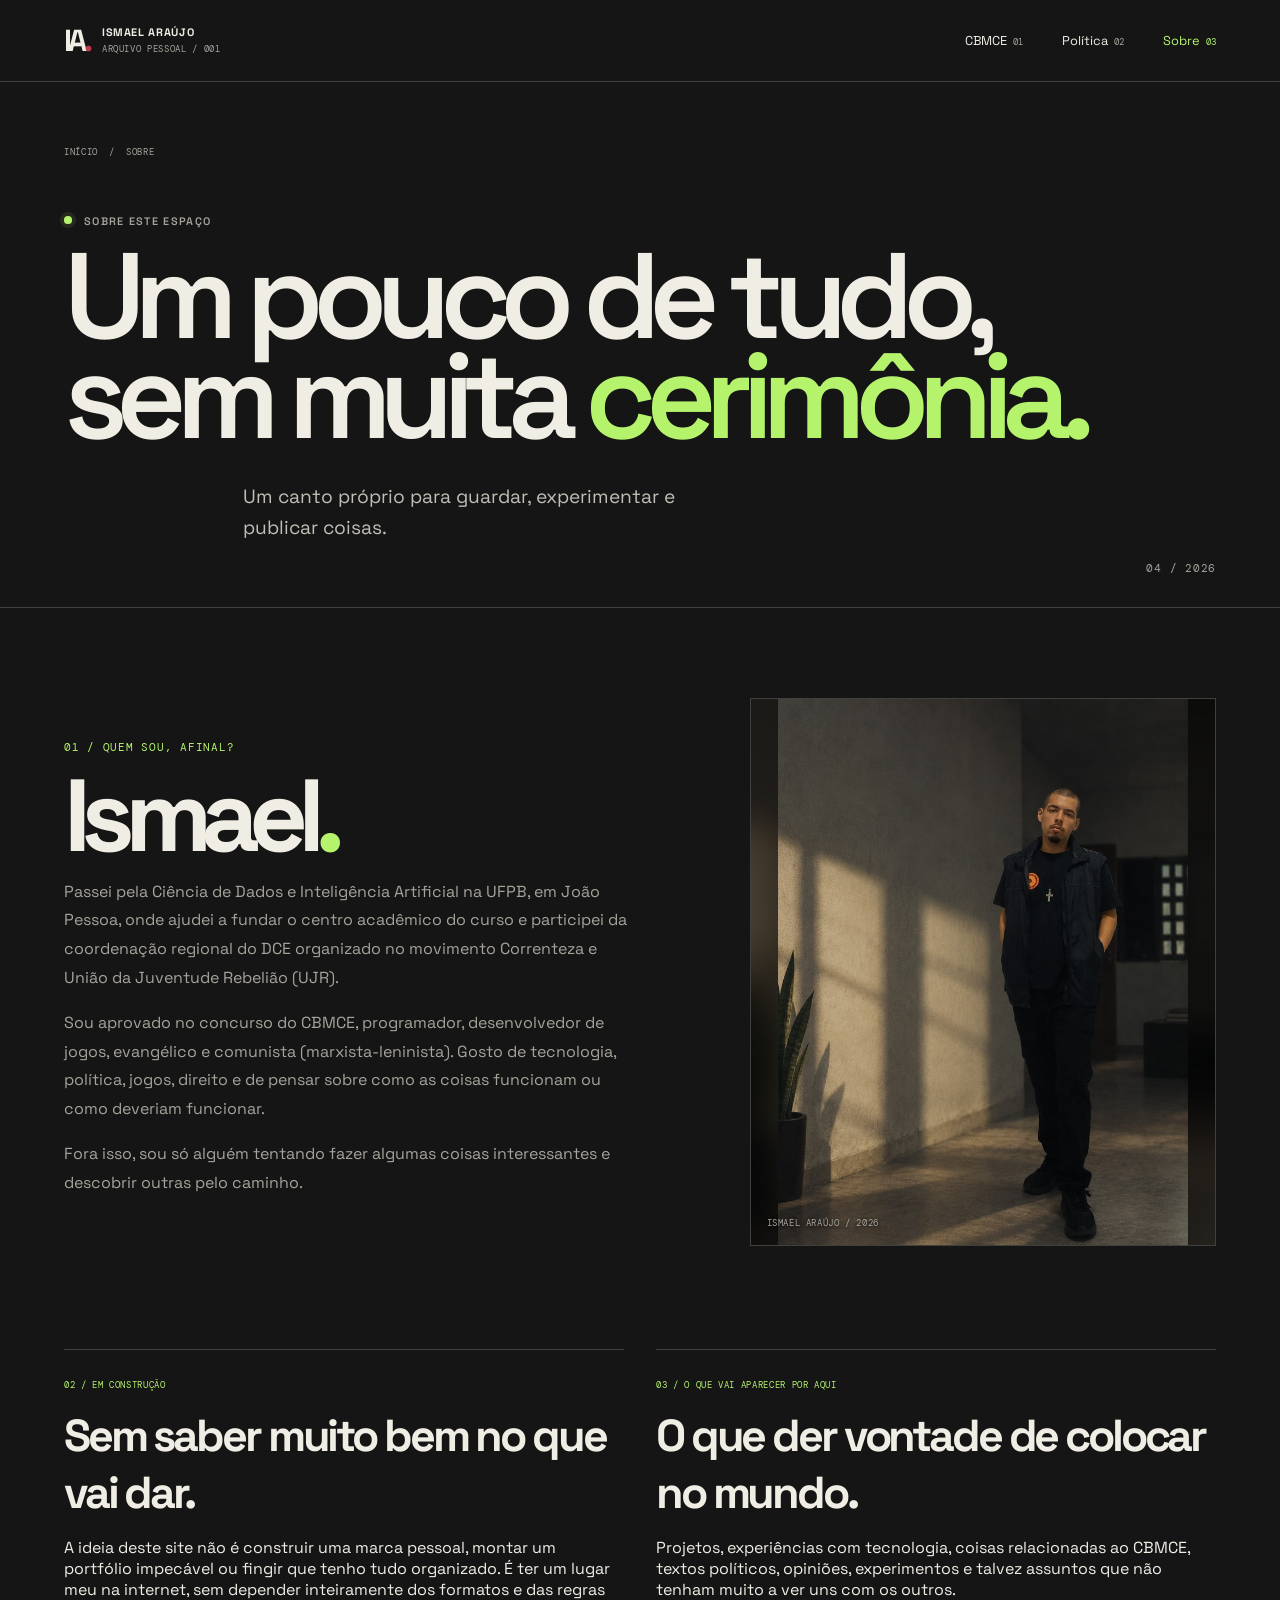
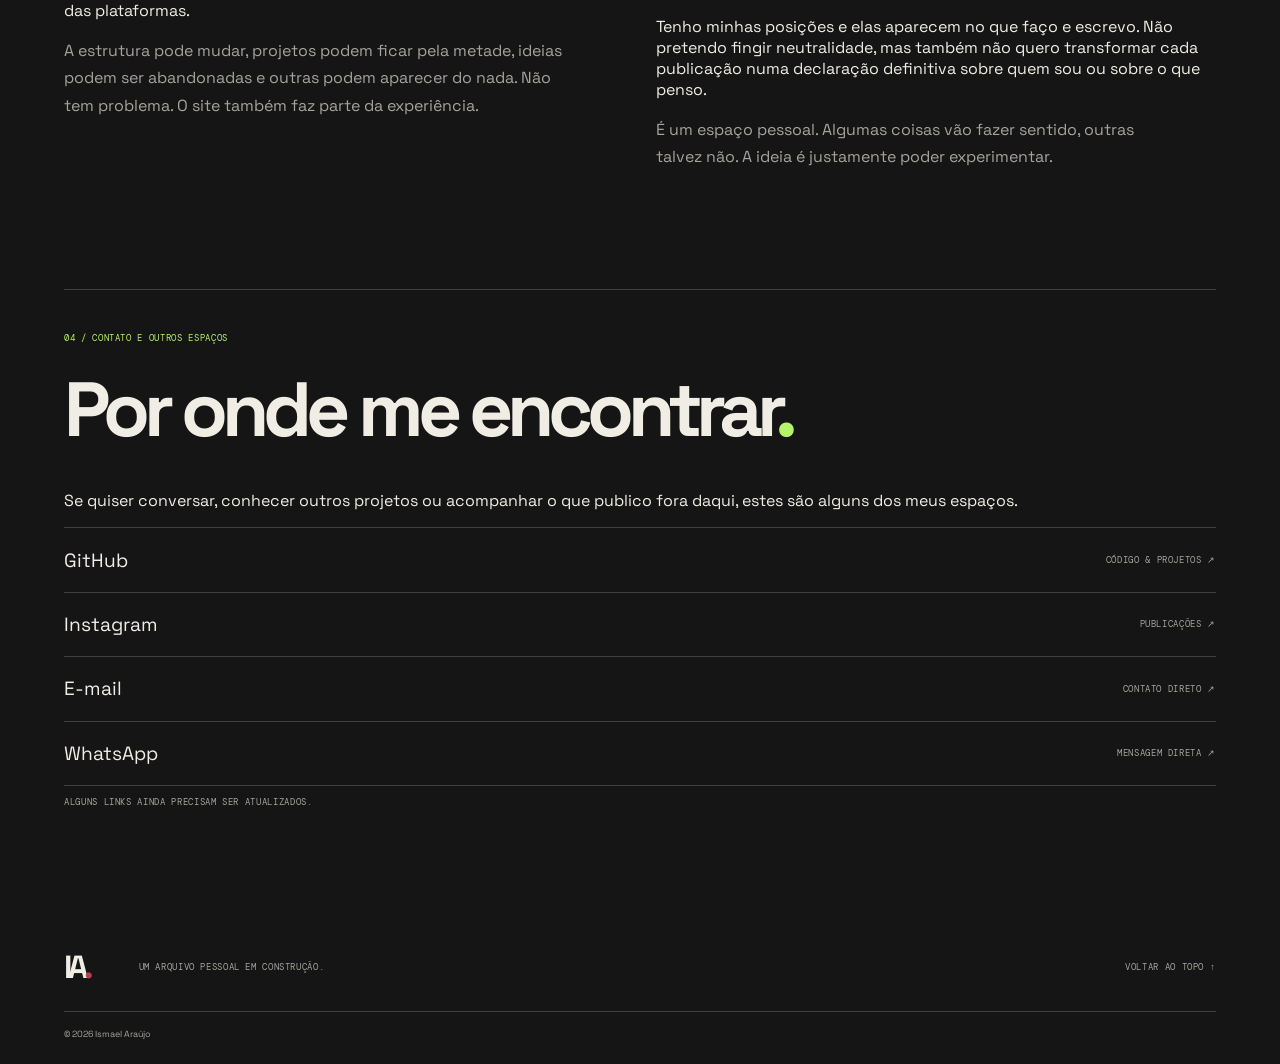
<file: pages/sobre.html>
<!DOCTYPE html>
<html lang="pt-BR">
<head>
  <meta charset="UTF-8">
  <link rel="icon" href="../favicon.ico" sizes="any">
  <meta name="viewport" content="width=device-width, initial-scale=1.0">
  <meta name="theme-color" content="#151515">
  <meta name="description" content="Um espaço experimental de Ismael Araújo para reunir projetos, ideias e experiências em constante mudança.">
  <title>Sobre</title>
  <link rel="preconnect" href="https://fonts.googleapis.com">
  <link rel="preconnect" href="https://fonts.gstatic.com" crossorigin>
  <link href="https://fonts.googleapis.com/css2?family=DM+Mono:wght@400;500&family=Space+Grotesk:wght@400;500;600;700&display=swap" rel="stylesheet">
  <link rel="stylesheet" href="../css/style.css">
  <script src="../js/main.js" defer></script>
</head>

<body class="inner-page page-04">
  <a class="skip-link" href="#conteudo">Pular para o conteúdo</a>

  <header class="site-header">
    <a class="brand" href="../index.html" aria-label="Ismael Araújo — início">
      <span class="brand-mark">IA<span>.</span></span>
      <span class="brand-name">ISMAEL ARAÚJO<br><small>ARQUIVO PESSOAL / 001</small></span>
    </a>

    <button class="menu-toggle" type="button" aria-expanded="false" aria-controls="primary-nav">
      <span class="menu-toggle-label">MENU</span>
      <span class="menu-icon" aria-hidden="true"><i></i><i></i></span>
    </button>

    <nav class="primary-nav" id="primary-nav" aria-label="Navegação principal">
      <a href="cbmce.html">CBMCE <span>01</span></a>
      <a href="politica.html">Política <span>02</span></a>
      <a href="sobre.html" aria-current="page">Sobre <span>03</span></a>
    </nav>
  </header>

  <main id="conteudo">
    <section class="inner-masthead section-shell">
      <div class="inner-breadcrumb mono">
        <a href="../index.html">INÍCIO</a>
        <span>/</span>
        <span>SOBRE</span>
      </div>

      <p class="eyebrow">
        <span class="status-dot"></span>
        SOBRE ESTE ESPAÇO
      </p>

      <h1>Um pouco de tudo,<br>sem muita <em>cerimônia.</em></h1>

      <p class="inner-intro">
        Um canto próprio para guardar, experimentar e publicar coisas.
      </p>

      <span class="inner-page-number mono">04 / 2026</span>
    </section>

    <section class="inner-content section-shell">

      <div class="about-page-intro">
        <div class="about-page-copy">
          <p class="mono section-kicker">01 / QUEM SOU, AFINAL?</p>

          <h2>Ismael<span>.</span></h2>

          <p>
            Passei pela Ciência de Dados e Inteligência Artificial na UFPB,
            em João Pessoa, onde ajudei a fundar o centro acadêmico do curso
            e participei da coordenação regional do DCE organizado no movimento Correnteza e União da Juventude Rebelião (UJR).
          </p>

          <p>
            Sou aprovado no concurso do CBMCE, programador, desenvolvedor de jogos, evangélico 
            e comunista (marxista-leninista). Gosto de tecnologia, política, jogos, direito e de pensar
            sobre como as coisas funcionam ou como deveriam funcionar.
          </p>

          <p>
            Fora isso, sou só alguém tentando fazer algumas coisas
            interessantes e descobrir outras pelo caminho.
          </p>
        </div>

        <div class="about-page-portrait">
          <img
            src="../img/ismael.jpg"
            alt="Fotografia de Ismael Araújo"
            class="about-portrait-image"
            loading="lazy"
          >
          <span class="portrait-caption mono">ISMAEL ARAÚJO / 2026</span>
        </div>
      </div>

      <div class="about-page-columns">
        <section>
          <p class="mono section-kicker">02 / EM CONSTRUÇÃO</p>

          <h3>Sem saber muito bem no que vai dar.</h3>

          <p>
            A ideia deste site não é construir uma marca pessoal,
            montar um portfólio impecável ou fingir que tenho tudo
            organizado. É ter um lugar meu na internet, sem depender
            inteiramente dos formatos e das regras das plataformas.
          </p>

          <p>
            A estrutura pode mudar, projetos podem ficar pela metade,
            ideias podem ser abandonadas e outras podem aparecer do nada.
            Não tem problema. O site também faz parte da experiência.
          </p>
        </section>

        <section>
          <p class="mono section-kicker">03 / O QUE VAI APARECER POR AQUI</p>

          <h3>O que der vontade de colocar no mundo.</h3>

          <p>
            Projetos, experiências com tecnologia, coisas relacionadas
            ao CBMCE, textos políticos, opiniões, experimentos e talvez
            assuntos que não tenham muito a ver uns com os outros.
          </p>

          <p>
            Tenho minhas posições e elas aparecem no que faço e escrevo.
            Não pretendo fingir neutralidade, mas também não quero
            transformar cada publicação numa declaração definitiva
            sobre quem sou ou sobre o que penso.
          </p>

          <p>
            É um espaço pessoal. Algumas coisas vão fazer sentido,
            outras talvez não. A ideia é justamente poder experimentar.
          </p>
        </section>
      </div>



      <section class="social-directory">
        <p class="mono section-kicker">04 / CONTATO E OUTROS ESPAÇOS</p>

        <h2>Por onde me encontrar<span>.</span></h2>

        <p>
          Se quiser conversar, conhecer outros projetos ou acompanhar
          o que publico fora daqui, estes são alguns dos meus espaços.
        </p>

        <div class="social-links">
          <a href="https://github.com/ismael-DS" target="_blank" rel="noopener noreferrer">
            <span>GitHub</span>
            <span class="mono">CÓDIGO & PROJETOS ↗</span>
          </a>

          <a href="https://www.instagram.com/ismael.araujo2003" target="_blank" rel="noopener noreferrer">
            <span>Instagram</span>
            <span class="mono">PUBLICAÇÕES ↗</span>
          </a>

          <a href="mailto:ds.ismael.araujo2003@gmail.com">
            <span>E-mail</span>
            <span class="mono">CONTATO DIRETO ↗</span>
          </a>

          <a href="https://wa.me/5583988432374" target="_blank" rel="noopener noreferrer">
            <span>WhatsApp</span>
            <span class="mono">MENSAGEM DIRETA ↗</span>
          </a>
        </div>

        <p class="mono muted-note">
          ALGUNS LINKS AINDA PRECISAM SER ATUALIZADOS.
        </p>
      </section>

    </section>
  </main>

  <footer class="site-footer section-shell">
    <a class="footer-brand" href="../index.html">IA<span>.</span></a>

    <p class="mono">UM ARQUIVO PESSOAL EM CONSTRUÇÃO.</p>

    <a class="mono back-top" href="#conteudo">VOLTAR AO TOPO ↑</a>

    <p class="footer-copy">
      © <span id="current-year">2026</span> Ismael Araújo
    </p>
  </footer>
</body>
</html>
</file>
<file: css/style.css>
/* =========================================
   ISMAEL ARAÚJO — ARQUIVO PESSOAL
   Direção: revista independente / experimental editorial
   ========================================= */

:root {
  color-scheme: dark;
  --bg: #151515;
  --surface: #1d1d1b;
  --surface-raised: #252522;
  --paper: #f0ede5;
  --ink: #171715;
  --text: #f0ede5;
  --muted: #a6a39b;
  --line: #41413c;
  --red: #a42d40;
  --red-bright: #c13b4f;
  --lime: #b5f36d;
  --font-display: "Space Grotesk", Arial, sans-serif;
  --font-mono: "DM Mono", monospace;
  --page-gutter: clamp(1.15rem, 5vw, 5.5rem);
  --max-width: 1440px;
  --ease: cubic-bezier(.2, .75, .25, 1);
}

* { box-sizing: border-box; }
html { scroll-behavior: smooth; scroll-padding-top: 6rem; }
body {
  margin: 0;
  background: var(--bg);
  color: var(--text);
  font-family: var(--font-display);
  -webkit-font-smoothing: antialiased;
}
body.menu-open { overflow: hidden; }
a { color: inherit; text-decoration: none; }
button { font: inherit; }
::selection { background: var(--lime); color: var(--ink); }

.skip-link {
  position: fixed; z-index: 1000; top: .75rem; left: .75rem;
  padding: .8rem 1rem; background: var(--lime); color: var(--ink);
  transform: translateY(-160%); transition: transform .2s ease;
}
.skip-link:focus { transform: translateY(0); }

.mono { font-family: var(--font-mono); font-size: .66rem; letter-spacing: .07em; }
.section-shell { width: min(100%, var(--max-width)); margin-inline: auto; padding-inline: var(--page-gutter); }
.accent, .cover-heading h1 span, .projects-heading h2 span,
.cbmce-main h2 span, .politics-heading h2 span, .contact-strip h2 span { color: var(--lime); }
.eyebrow { margin: 0; font-size: .68rem; font-weight: 600; letter-spacing: .12em; }
.status-dot { display: inline-block; width: .48rem; height: .48rem; margin-right: .5rem; border-radius: 50%; background: var(--lime); box-shadow: 0 0 0 4px #b5f36d18; vertical-align: 1px; }

.site-header {
  min-height: 82px; padding: 1rem var(--page-gutter);
  display: flex; align-items: center; justify-content: space-between; gap: 2rem;
  border-bottom: 1px solid var(--line);
}
.brand { display: inline-flex; align-items: center; gap: .8rem; flex-shrink: 0; }
.brand-mark { font-size: 1.9rem; line-height: .9; font-weight: 700; letter-spacing: -.12em; }
.brand-mark span, .footer-brand span { color: var(--red-bright); }
.brand-name { font-size: .68rem; line-height: 1.45; font-weight: 700; letter-spacing: .06em; }
.brand-name small { color: var(--muted); font-family: var(--font-mono); font-size: .55rem; font-weight: 400; }
.primary-nav { display: flex; align-items: center; gap: clamp(1rem, 3vw, 3rem); }
.primary-nav a { display: flex; align-items: baseline; gap: .4rem; font-size: .8rem; transition: color .2s ease; }
.primary-nav a span { color: var(--muted); font: .58rem var(--font-mono); }
.primary-nav a:hover, .primary-nav a:focus-visible { color: var(--lime); }
.menu-toggle { display: none; }

/* Capa */
.cover { position: relative; min-height: min(720px, 78vw); padding-top: 1.5rem; padding-bottom: 2rem; overflow: hidden; display: flex; flex-direction: column; justify-content: space-between; border-bottom: 1px solid var(--line); }
.cover-topline, .cover-bottomline { display: flex; align-items: center; justify-content: space-between; gap: 1rem; }
.cover-topline { color: var(--muted); }
.issue-mark { border: 1px solid var(--line); padding: .5rem .7rem; }
.cover-heading { position: relative; z-index: 1; padding-block: 4.5rem 3.5rem; }
.cover-heading .eyebrow { color: var(--muted); margin-bottom: 1.7rem; }
.cover-heading h1 { margin: 0; max-width: 1000px; font-size: clamp(4.4rem, 11.7vw, 10.8rem); font-weight: 600; line-height: .79; letter-spacing: -.095em; }
.cover-heading h1 span { display: inline-block; padding-left: clamp(0rem, 10vw, 9rem); }
.cover-intro { max-width: 390px; margin: 2.5rem 0 0 clamp(0rem, 20vw, 18rem); color: #c1beb6; font-size: clamp(1rem, 1.5vw, 1.25rem); line-height: 1.55; }
.cover-index { color: var(--muted); }
.cover-index span { color: var(--red-bright); padding-inline: .35rem; }
.text-link { display: inline-flex; align-items: center; gap: 1.2rem; width: fit-content; padding-bottom: .5rem; border-bottom: 1px solid currentColor; font: 500 .68rem var(--font-mono); letter-spacing: .06em; transition: color .2s ease, gap .2s var(--ease); }
.text-link:hover, .text-link:focus-visible { color: var(--lime); gap: 1.7rem; }
.cover-ornament { position: absolute; right: -1.2rem; top: 12%; color: #ffffff04; font-size: clamp(17rem, 39vw, 37rem); font-weight: 700; letter-spacing: -.14em; line-height: 1; pointer-events: none; }

/* Índice / cartões */
.explore { padding-top: clamp(5rem, 10vw, 9rem); padding-bottom: clamp(5rem, 10vw, 9rem); }
.section-heading { display: grid; grid-template-columns: 1fr 1.4fr 1fr; align-items: end; gap: 2rem; margin-bottom: 3rem; }
.section-kicker { color: var(--lime); align-self: start; margin-top: .65rem; }
.section-heading h2 { margin: 0; font-size: clamp(3rem, 6vw, 6rem); line-height: .87; letter-spacing: -.075em; font-weight: 600; }
.section-note { max-width: 230px; margin: 0 0 .35rem auto; color: var(--muted); font-size: .92rem; line-height: 1.55; }
.feature-grid { display: grid; grid-template-columns: 1fr 1fr; gap: 1rem; align-items: stretch; }
.feature-card { min-width: 0; display: flex; flex-direction: column; overflow: hidden; border: 1px solid var(--line); background: var(--surface); transition: border-color .25s ease, transform .3s var(--ease); }
.feature-card:hover { border-color: #88877d; transform: translateY(-4px); }
.feature-projects { grid-row: span 2; }
.feature-cbmce { background: var(--red); border-color: var(--red); }
.feature-politics { background: var(--paper); color: var(--ink); border-color: var(--paper); }
.card-meta { display: flex; justify-content: space-between; padding: 1rem 1.1rem; font-size: .59rem; }
.feature-cbmce .card-meta { color: #ffffffbd; }
.feature-politics .card-meta { color: #55534e; }
.feature-graphic { min-height: 200px; position: relative; overflow: hidden; margin: 0 1rem; }
.graphic-code { display: flex; align-items: center; justify-content: center; min-height: 300px; background: #111; }
.graphic-bracket { position: relative; z-index: 1; color: var(--lime); font-size: clamp(7rem, 15vw, 13rem); font-weight: 600; letter-spacing: -.12em; }
.graphic-slash { position: absolute; right: 15%; top: -25%; color: var(--red); font-size: 23rem; line-height: 1; transform: rotate(14deg); opacity: .8; }
.graphic-label { position: absolute; bottom: 1rem; left: 1rem; color: #aaa79d; font-size: .57rem; }
.graphic-data { display: flex; flex-direction: column; justify-content: center; padding: 1rem 1.5rem; min-height: 230px; }
.data-number { font-size: clamp(5.5rem, 12vw, 10rem); font-weight: 600; letter-spacing: -.1em; line-height: .9; }
.data-caption { margin-top: .75rem; font-size: .59rem; }
.data-line { width: 100%; height: 1px; background: #ffffff70; margin-top: 1.5rem; }
.data-stamp { align-self: flex-end; margin-top: .65rem; font-size: .58rem; }
.graphic-editorial { min-height: 180px; padding: 1.5rem; display: flex; flex-direction: column; justify-content: center; background: var(--paper); }
.editorial-word { font-size: clamp(3rem, 7vw, 6.5rem); font-weight: 700; letter-spacing: -.09em; line-height: .8; }
.editorial-rule { width: 4rem; height: .4rem; margin-top: 1.5rem; background: var(--red); }
.editorial-caption { margin-top: .8rem; font-size: .55rem; }
.feature-copy { padding: 1.6rem 1.5rem 1.8rem; display: flex; flex-direction: column; flex: 1; align-items: flex-start; }
.feature-copy .eyebrow { color: var(--muted); font-size: .59rem; }
.feature-cbmce .feature-copy .eyebrow { color: #ffffffb8; }
.feature-politics .feature-copy .eyebrow { color: #5f5b54; }
.feature-copy h3 { margin: .9rem 0 .8rem; font-size: clamp(2.2rem, 4.4vw, 4.2rem); line-height: .88; letter-spacing: -.075em; font-weight: 600; }
.feature-copy h3 span { color: var(--red-bright); }
.feature-cbmce .feature-copy h3 span { color: var(--lime); }
.feature-copy > p:not(.eyebrow) { max-width: 390px; margin: 0 0 1.5rem; color: var(--muted); font-size: .9rem; line-height: 1.6; }
.feature-cbmce .feature-copy > p:not(.eyebrow) { color: #ffffffd1; }
.feature-politics .feature-copy > p:not(.eyebrow) { color: #5f5b54; }
.card-cta { margin-top: auto; padding-top: 1rem; display: flex; justify-content: space-between; width: 100%; border-top: 1px solid var(--line); font: .63rem var(--font-mono); letter-spacing: .06em; }
.feature-cbmce .card-cta { border-color: #ffffff55; }
.feature-politics .card-cta { border-color: #c9c4b9; }

/* Projetos */
.projects-section { padding-top: 2rem; padding-bottom: clamp(5rem, 10vw, 9rem); }
.section-topline { display: flex; align-items: center; justify-content: space-between; gap: 1rem; padding-block: 1rem; border-top: 1px solid var(--line); color: var(--muted); }
.projects-heading { display: grid; grid-template-columns: 1.2fr .8fr; align-items: end; gap: 3rem; padding-block: 3rem; }
.projects-heading h2 { margin: 0; font-size: clamp(3.3rem, 7vw, 7rem); line-height: .85; letter-spacing: -.085em; }
.projects-heading p { max-width: 360px; margin: 0 0 .4rem auto; color: var(--muted); line-height: 1.65; }
.project-feature { display: grid; grid-template-columns: 1.2fr .8fr; border: 1px solid var(--line); }
.project-art { min-height: 390px; position: relative; display: flex; flex-direction: column; justify-content: space-between; padding: 1.3rem; overflow: hidden; background: #22221f; }
.project-art-top, .project-art-bottom { position: relative; z-index: 2; color: #c3c0b6; font-size: .58rem; }
.giro-word { position: relative; z-index: 2; font-size: clamp(3.5rem, 8vw, 8rem); font-weight: 700; line-height: .78; letter-spacing: -.1em; }
.giro-word span { display: block; color: var(--lime); padding-left: 12%; }
.orbit { position: absolute; width: 65%; aspect-ratio: 1; border: 1px solid #f0ede52c; border-radius: 50%; right: -8%; top: 12%; transform: rotate(-25deg) scaleY(.5); }
.orbit-two { width: 85%; right: -18%; top: 5%; transform: rotate(38deg) scaleY(.45); border-color: #a42d407a; }
.project-details { padding: clamp(1.5rem, 3vw, 3rem); display: flex; flex-direction: column; align-items: flex-start; }
.project-details .eyebrow, .mini-project .eyebrow { color: var(--muted); }
.project-details h3 { margin: 1rem 0; font-size: clamp(2.5rem, 4vw, 4.5rem); letter-spacing: -.08em; line-height: .9; }
.project-details > p:not(.eyebrow) { color: var(--muted); font-size: .9rem; line-height: 1.7; }
.tag-list { display: flex; flex-wrap: wrap; gap: .4rem; margin: .7rem 0 2rem; }
.tag-list span { border: 1px solid var(--line); padding: .45rem .65rem; color: #d2cfc6; font: .62rem var(--font-mono); }
.project-secondary-grid { display: grid; grid-template-columns: 1fr 1fr; gap: 1rem; margin-top: 1rem; }
.mini-project { min-height: 330px; position: relative; padding: 1.4rem; display: flex; flex-direction: column; align-items: flex-start; background: var(--surface); border: 1px solid var(--line); }
.mini-project-number { margin: 0; color: var(--muted); }
.mini-project-symbol { height: 100px; width: 100%; display: flex; align-items: center; justify-content: center; margin-block: 1rem; color: var(--lime); font-size: 5rem; }
.mini-project h3 { margin: .7rem 0; font-size: clamp(2rem, 4vw, 3.4rem); line-height: .9; letter-spacing: -.07em; }
.mini-project > p:not(.eyebrow, .mini-project-number) { max-width: 360px; color: var(--muted); font-size: .86rem; line-height: 1.6; }
.mini-project .text-link { margin-top: auto; }
.mini-project-light { background: var(--paper); color: var(--ink); border-color: var(--paper); }
.mini-project-light .mini-project-number, .mini-project-light .eyebrow, .mini-project-light > p:not(.eyebrow, .mini-project-number) { color: #5f5b54; }
.mini-project-light .text-link { border-color: #5f5b54; }
.symbol-data { gap: .4rem; align-items: end; padding-bottom: 1rem; }
.symbol-data span { width: 9%; background: var(--red); }
.symbol-data span:nth-child(1) { height: 25%; }
.symbol-data span:nth-child(2) { height: 55%; }
.symbol-data span:nth-child(3) { height: 80%; }
.symbol-data span:nth-child(4) { height: 100%; }

/* CBMCE */
.cbmce-section { padding-top: 2rem; padding-bottom: clamp(5rem, 10vw, 9rem); background: #1b1b19; }
.cbmce-layout { display: grid; grid-template-columns: .9fr 1.1fr; gap: clamp(2rem, 7vw, 7rem); padding-top: 4rem; }
.cbmce-main .eyebrow { color: var(--muted); }
.cbmce-main h2 { margin: 1.5rem 0; font-size: clamp(3.2rem, 6.5vw, 6.7rem); letter-spacing: -.09em; line-height: .84; }
.cbmce-main > p:not(.eyebrow) { max-width: 430px; color: var(--muted); line-height: 1.7; }
.button-link { display: inline-flex; gap: 2rem; align-items: center; margin-top: 1.3rem; padding: 1rem 1.1rem; background: var(--lime); color: var(--ink); font: 500 .65rem var(--font-mono); letter-spacing: .04em; transition: background .2s ease, gap .2s ease; }
.button-link:hover { background: white; gap: 2.5rem; }
.cbmce-index { border-top: 1px solid var(--line); }
.index-item { display: grid; grid-template-columns: 2rem 1fr auto; align-items: start; gap: 1rem; padding: 1.3rem 0; border-bottom: 1px solid var(--line); }
.index-item > .mono { color: var(--lime); padding-top: .2rem; }
.index-item h3 { margin: 0 0 .4rem; font-size: 1rem; font-weight: 500; }
.index-item p { margin: 0; color: var(--muted); font-size: .82rem; line-height: 1.5; }
.index-item > span:last-child { transition: transform .2s ease; }
.index-item:hover > span:last-child { transform: translate(3px, -3px); color: var(--lime); }
.source-note { color: var(--muted); font-size: .55rem; line-height: 1.7; margin-top: 1.5rem; }

/* Política */
.politics-section { padding-top: 2rem; padding-bottom: clamp(5rem, 10vw, 9rem); }
.politics-layout { display: grid; grid-template-columns: 1fr .8fr; gap: clamp(3rem, 10vw, 10rem); padding-top: 4rem; align-items: center; }
.politics-heading .eyebrow { color: var(--muted); }
.politics-heading h2 { margin: 1.3rem 0; font-size: clamp(3.4rem, 7vw, 7rem); line-height: .84; letter-spacing: -.09em; }
.politics-heading > p:not(.eyebrow) { max-width: 390px; color: var(--muted); line-height: 1.65; margin-bottom: 2rem; }
.editorial-note { position: relative; min-height: 340px; display: flex; flex-direction: column; justify-content: space-between; padding: 1.5rem; background: var(--paper); color: var(--ink); transform: rotate(1.5deg); }
.editorial-note-label, .editorial-note-footer { font-size: .58rem; color: #5d5952; }
.quote-mark { position: absolute; top: 2.2rem; right: 1.3rem; color: var(--red); font: 9rem Georgia, serif; line-height: 1; }
.editorial-note > p { position: relative; z-index: 1; max-width: 430px; margin: 4rem 0; font-size: clamp(1.4rem, 2.5vw, 2.4rem); font-weight: 500; letter-spacing: -.055em; line-height: 1.13; }

/* Sobre */
.about-section { padding-top: 2rem; padding-bottom: clamp(5rem, 10vw, 8rem); border-top: 1px solid var(--line); }
.about-layout { display: grid; grid-template-columns: .6fr 1fr .65fr; align-items: center; gap: clamp(1.5rem, 5vw, 5rem); padding-top: 3rem; }
.about-index { align-self: start; color: #5a5953; font-size: clamp(2.5rem, 5vw, 5rem); line-height: .85; letter-spacing: -.1em; }
.about-index span { color: var(--red-bright); }
.about-copy h2 { margin: 0 0 1.5rem; font-size: clamp(3rem, 5.5vw, 5.7rem); line-height: .83; letter-spacing: -.09em; }
.about-copy > p { color: var(--muted); font-size: .9rem; line-height: 1.7; }
.about-copy .text-link { margin-top: 1rem; }
.about-portrait { position: relative; min-height: 340px; background: #252522; overflow: hidden; display: flex; align-items: center; justify-content: center; border: 1px solid var(--line); }
.portrait-placeholder { position: relative; z-index: 1; text-align: center; color: #a6a39b; font-size: .7rem; line-height: 1.8; }
.portrait-caption { position: absolute; bottom: 1rem; left: 1rem; color: var(--muted); font-size: .55rem; }
.about-portrait {
  position: relative;
  min-height: 340px;
  height: 100%;
  background: #252522;
  overflow: hidden;
  border: 1px solid var(--line);
}

.about-portrait-image {
  display: block;
  width: 100%;
  height: 100%;
  min-height: 340px;
  object-fit: cover;
  object-position: center;
}

.portrait-caption {
  z-index: 2;
  text-shadow: 0 1px 4px #000;
}

/* Contato e rodapé */
.contact-strip { display: flex; align-items: end; justify-content: space-between; gap: 2rem; padding-top: 3rem; padding-bottom: 4rem; background: var(--red); }
.contact-strip .eyebrow { color: #ffffffbb; }
.contact-strip h2 { margin: 1rem 0 0; font-size: clamp(3rem, 6vw, 6rem); line-height: .85; letter-spacing: -.08em; }
.contact-strip h2 span { color: var(--lime); }
.contact-links { min-width: 210px; display: flex; flex-direction: column; }
.contact-links a { display: flex; justify-content: space-between; gap: 2rem; padding: .85rem 0; border-bottom: 1px solid #ffffff50; font-size: .85rem; }
.contact-links a:hover { color: var(--lime); }
.site-footer { display: grid; grid-template-columns: auto 1fr auto; gap: 1rem 2rem; align-items: center; padding-top: 1.5rem; padding-bottom: 1.5rem; }
.footer-brand { font-size: 2rem; font-weight: 700; letter-spacing: -.12em; }
.site-footer > p { color: var(--muted); font-size: .56rem; }
.site-footer > p:nth-of-type(1) { margin-left: 1rem; }
.back-top { justify-self: end; color: var(--muted); font-size: .58rem; }
.back-top:hover { color: var(--lime); }
.footer-copy { grid-column: 1 / -1; border-top: 1px solid var(--line); padding-top: 1rem; margin: .5rem 0 0; }

/* Responsividade */
@media (min-width: 1441px) {
  .cover-heading h1 { font-size: 10.8rem; }
}
@media (max-width: 900px) {
  .site-header { min-height: 72px; }
  .primary-nav { gap: 1.1rem; }
  .primary-nav a { font-size: .73rem; }
  .cover { min-height: 650px; }
  .section-heading { grid-template-columns: .6fr 1.4fr; }
  .section-note { grid-column: 2; margin: 0; }
  .feature-grid { gap: .7rem; }
  .feature-copy { padding: 1.25rem; }
  .feature-graphic { margin-inline: .7rem; }
  .graphic-code { min-height: 260px; }
  .project-feature { grid-template-columns: 1fr 1fr; }
  .project-art { min-height: 340px; }
  .cbmce-layout { gap: 2.5rem; }
  .about-layout { grid-template-columns: .4fr 1fr .7fr; gap: 1.5rem; }
  .about-portrait { min-height: 290px; }
}
@media (max-width: 680px) {
  :root { --page-gutter: 1.1rem; }
  html { scroll-padding-top: 5rem; }
  .site-header { position: sticky; top: 0; z-index: 100; background: #151515f2; backdrop-filter: blur(14px); }
  .brand-mark { font-size: 1.7rem; }
  .menu-toggle { display: inline-flex; align-items: center; gap: .7rem; padding: .6rem 0 .6rem .6rem; border: 0; background: transparent; color: var(--text); cursor: pointer; }
  .menu-toggle-label { font: .65rem var(--font-mono); letter-spacing: .08em; }
  .menu-icon { width: 22px; display: grid; gap: 5px; }
  .menu-icon i { display: block; width: 22px; height: 1px; background: currentColor; transition: transform .2s ease; }
  .menu-toggle[aria-expanded="true"] .menu-icon i:first-child { transform: translateY(3px) rotate(45deg); }
  .menu-toggle[aria-expanded="true"] .menu-icon i:last-child { transform: translateY(-3px) rotate(-45deg); }
  .primary-nav { position: fixed; top: 71px; left: 0; right: 0; display: flex; flex-direction: column; align-items: stretch; gap: 0; padding: 1rem var(--page-gutter) 1.5rem; background: var(--bg); border-bottom: 1px solid var(--line); visibility: hidden; opacity: 0; transform: translateY(-8px); transition: opacity .2s ease, transform .2s ease, visibility .2s; }
  .primary-nav.is-open { visibility: visible; opacity: 1; transform: translateY(0); }
  .primary-nav a { justify-content: space-between; padding: 1rem 0; border-bottom: 1px solid var(--line); font-size: 1rem; }
  .primary-nav a span { font-size: .65rem; }
  .cover { min-height: 610px; padding-top: 1rem; padding-bottom: 1.4rem; }
  .cover-topline { align-items: flex-start; font-size: .54rem; }
  .cover-topline > span:first-child { max-width: 160px; line-height: 1.7; }
  .issue-mark { padding: .35rem .45rem; text-align: right; font-size: .5rem; }
  .cover-heading { padding-block: 4rem 3rem; }
  .cover-heading .eyebrow { font-size: .58rem; margin-bottom: 1.5rem; }
  .cover-heading h1 { font-size: clamp(4.2rem, 17vw, 7rem); line-height: .82; }
  .cover-heading h1 span { padding-left: 0; }
  .cover-intro { margin: 2rem 0 0 12%; max-width: 290px; font-size: 1rem; }
  .cover-ornament { right: -1.2rem; top: 24%; font-size: 18rem; }
  .cover-bottomline { align-items: flex-end; }
  .cover-index { max-width: 125px; line-height: 1.8; font-size: .55rem; }
  .cover-bottomline .text-link { font-size: .55rem; gap: .5rem; }
  .explore { padding-top: 4.5rem; padding-bottom: 4.5rem; }
  .section-heading { grid-template-columns: 1fr; gap: 1rem; margin-bottom: 2rem; }
  .section-kicker { margin: 0; }
  .section-heading h2 { font-size: clamp(3.5rem, 15vw, 5rem); }
  .section-note { grid-column: auto; margin: 0; max-width: 290px; }
  .feature-grid { grid-template-columns: 1fr; gap: .8rem; }
  .feature-projects { grid-row: auto; }
  .feature-graphic { min-height: 180px; }
  .graphic-code { min-height: 220px; }
  .graphic-bracket { font-size: 9rem; }
  .graphic-slash { font-size: 17rem; }
  .graphic-data { min-height: 190px; }
  .data-number { font-size: 7rem; }
  .graphic-editorial { min-height: 180px; }
  .editorial-word { font-size: 4.5rem; }
  .feature-copy { padding: 1.35rem; }
  .feature-copy h3 { font-size: 3.4rem; }
  .projects-section { padding-bottom: 4.5rem; }
  .section-topline { align-items: flex-start; font-size: .54rem; line-height: 1.6; }
  .section-topline span:last-child { text-align: right; }
  .projects-heading { grid-template-columns: 1fr; gap: 1.3rem; padding-block: 2.5rem; }
  .projects-heading h2 { font-size: clamp(3.5rem, 14vw, 5.3rem); }
  .projects-heading p { margin: 0; }
  .project-feature { grid-template-columns: 1fr; }
  .project-art { min-height: 300px; }
  .giro-word { font-size: clamp(4rem, 17vw, 6.5rem); }
  .project-details { padding: 1.4rem; }
  .project-details h3 { font-size: 3.5rem; }
  .project-secondary-grid { grid-template-columns: 1fr; gap: .8rem; }
  .mini-project { min-height: 290px; }
  .cbmce-section { padding-bottom: 4.5rem; }
  .cbmce-layout { grid-template-columns: 1fr; gap: 3rem; padding-top: 2.7rem; }
  .cbmce-main h2 { font-size: clamp(3.5rem, 14vw, 5.5rem); }
  .politics-section { padding-bottom: 4.5rem; }
  .politics-layout { grid-template-columns: 1fr; gap: 3rem; padding-top: 2.7rem; }
  .politics-heading h2 { font-size: clamp(3.7rem, 15vw, 5.8rem); }
  .editorial-note { min-height: 300px; margin-inline: .3rem; }
  .editorial-note > p { font-size: 1.7rem; }
  .about-section { padding-bottom: 4.5rem; }
  .about-layout { grid-template-columns: 1fr 1fr; gap: 1.5rem; padding-top: 2.5rem; }
  .about-index { grid-column: 1 / -1; font-size: 3rem; }
  .about-index br { display: none; }
  .about-index span { margin-left: .25rem; }
  .about-copy { grid-column: 1 / -1; }
  .about-copy h2 { font-size: 4rem; }
  .about-portrait { grid-column: 2; grid-row: 3; min-height: 210px; margin-top: -1rem; }
  .contact-strip { flex-direction: column; align-items: stretch; gap: 2.5rem; padding-top: 2.5rem; padding-bottom: 3rem; }
  .contact-strip h2 { font-size: clamp(3.5rem, 14vw, 5.5rem); }
  .contact-links { min-width: 0; }
  .site-footer { grid-template-columns: auto 1fr; gap: .8rem 1.2rem; }
  .site-footer > p:nth-of-type(1) { margin-left: 0; line-height: 1.7; }
  .back-top { grid-column: 1 / -1; justify-self: start; }
  .footer-copy { grid-column: 1 / -1; }
}


/* =========================================
   PÁGINA INICIAL: PORTAL EDITORIAL
   ========================================= */
.home-index { padding-top: clamp(4.5rem, 9vw, 8rem); padding-bottom: clamp(4rem, 8vw, 7rem); }
.home-index-heading { display: grid; grid-template-columns: .7fr 1.3fr 1fr; align-items: end; gap: 2rem; margin-bottom: 2.5rem; }
.home-index-heading .section-kicker { align-self: start; }
.home-index-heading h2 { margin: 0; font-size: clamp(3.5rem, 7vw, 6.5rem); line-height: .84; letter-spacing: -.085em; }
.home-index-heading .section-note { margin-bottom: .25rem; }
.home-index-grid { display: grid; grid-template-columns: 1fr 1fr; gap: 1rem; }
.home-area { min-height: 390px; padding: 1.1rem 1.25rem 1.25rem; display: flex; flex-direction: column; align-items: flex-start; position: relative; overflow: hidden; border: 1px solid var(--line); background: var(--surface); transition: transform .25s var(--ease), border-color .25s ease; }
.home-area:hover { transform: translateY(-4px); border-color: #8d8a80; }
.area-meta { width: 100%; display: flex; justify-content: space-between; gap: 1rem; color: var(--muted); font-size: .6rem; }
.area-meta b { font-weight: 400; color: var(--text); }
.area-symbol { display: flex; align-items: center; justify-content: center; width: 100%; min-height: 120px; margin-block: 1.1rem; }
.code-symbol { color: var(--lime); font-size: clamp(6rem, 12vw, 10rem); font-weight: 600; letter-spacing: -.12em; background: #111; }
.area-title { margin-top: auto; font-size: clamp(2.8rem, 5vw, 4.8rem); line-height: .85; letter-spacing: -.08em; font-weight: 600; }
.area-title > span { color: var(--red-bright); }
.area-description { max-width: 360px; margin: 1rem 0 1.3rem; color: var(--muted); font-size: .88rem; line-height: 1.6; }
.area-bottom { width: 100%; padding-top: .9rem; border-top: 1px solid var(--line); color: var(--muted); font-size: .57rem; }
.area-cbmce { background: var(--red); border-color: var(--red); }
.area-cbmce .area-meta, .area-cbmce .area-small, .area-cbmce .area-description, .area-cbmce .area-bottom { color: #ffffffc9; }
.area-cbmce .area-number { margin-top: 1.5rem; font-size: clamp(5rem, 10vw, 9rem); line-height: .8; font-weight: 600; letter-spacing: -.1em; }
.area-cbmce .area-small { margin-top: .65rem; font: .58rem var(--font-mono); }
.area-cbmce .area-title { margin-top: 1.2rem; }
.area-cbmce .area-title > span { color: var(--lime); }
.area-cbmce .area-bottom { border-color: #ffffff60; }
.area-politics { background: var(--paper); color: var(--ink); border-color: var(--paper); }
.area-politics .area-meta, .area-politics .area-description, .area-politics .area-bottom { color: #625e56; }
.politics-cover-word { display: block; margin-block: 1.6rem 1.3rem; font-size: clamp(3.7rem, 8vw, 7.2rem); font-weight: 700; line-height: .78; letter-spacing: -.095em; }
.politics-cover-word::after { content: ""; display: block; width: 3.5rem; height: .35rem; margin-top: 1rem; background: var(--red); }
.area-politics .area-title > span { color: var(--red); }
.area-politics .area-bottom { border-color: #c9c4b9; }
.area-about { background: #20201e; }
.about-monogram { display: flex; align-items: center; justify-content: center; width: 100%; min-height: 120px; margin-block: 1.1rem; background: #292925; color: var(--paper); font-size: clamp(5rem, 10vw, 8rem); font-weight: 700; letter-spacing: -.14em; }
.about-monogram span { color: var(--red-bright); }
.area-about .area-title > span { color: var(--lime); }

.home-highlights { padding-top: 1rem; padding-bottom: clamp(4.5rem, 9vw, 8rem); }
.highlights-heading { display: grid; grid-template-columns: 1.1fr .9fr; align-items: end; gap: 2rem; padding-block: 2.5rem; }
.highlights-heading h2 { margin: 0; font-size: clamp(3.5rem, 7vw, 6.5rem); line-height: .84; letter-spacing: -.085em; }
.highlights-heading h2 span { color: var(--lime); }
.highlights-heading > p { max-width: 350px; margin: 0 0 .3rem auto; color: var(--muted); line-height: 1.65; }
.highlight-grid { display: grid; grid-template-columns: 1fr 1fr; gap: 1rem; }
.highlight-project { display: grid; grid-template-columns: .95fr 1.05fr; border: 1px solid var(--line); background: var(--surface); transition: border-color .2s ease; }
.highlight-project:hover { border-color: #8d8a80; }
.highlight-art { min-height: 300px; padding: 1rem; display: flex; flex-direction: column; justify-content: space-between; position: relative; overflow: hidden; background: #242421; }
.highlight-art-label, .highlight-art-foot { position: relative; z-index: 1; color: var(--muted); font-size: .53rem; }
.highlight-art-word { position: relative; z-index: 1; font-size: clamp(2.7rem, 4.5vw, 4.8rem); font-weight: 700; line-height: .78; letter-spacing: -.1em; }
.highlight-art-word i { color: var(--lime); font-style: normal; padding-left: 10%; }
.highlight-art::after { content: ""; position: absolute; width: 140%; aspect-ratio: 1; right: -65%; top: 5%; border: 1px solid #a42d4080; border-radius: 50%; }
.highlight-copy { display: flex; flex-direction: column; align-items: flex-start; padding: 1.3rem; }
.highlight-copy .eyebrow { color: var(--muted); font-size: .56rem; }
.highlight-copy h3 { margin: 1rem 0 .7rem; font-size: clamp(1.8rem, 3vw, 2.7rem); letter-spacing: -.07em; }
.highlight-copy > p:not(.eyebrow) { margin: 0 0 1.5rem; color: var(--muted); font-size: .83rem; line-height: 1.6; }
.highlight-copy .text-link { margin-top: auto; font-size: .57rem; gap: .5rem; }
.highlight-politics { min-height: 300px; padding: 1.3rem; display: flex; flex-direction: column; background: var(--paper); color: var(--ink); border: 1px solid var(--paper); }
.highlight-politics-top { display: flex; justify-content: space-between; gap: .8rem; color: #625e56; font-size: .52rem; }
.highlight-politics .eyebrow { margin-top: 2.2rem; color: var(--red); }
.highlight-politics h3 { max-width: 540px; margin: .8rem 0; font-size: clamp(2rem, 3.6vw, 3.6rem); line-height: .92; letter-spacing: -.075em; }
.highlight-politics > p:not(.eyebrow) { max-width: 440px; margin: 0 0 1.5rem; color: #625e56; font-size: .88rem; line-height: 1.6; }
.highlight-politics-bottom { display: flex; justify-content: space-between; margin-top: auto; padding-top: .9rem; border-top: 1px solid #c9c4b9; font: .59rem var(--font-mono); }
.home-note { display: grid; grid-template-columns: .5fr 1fr auto; gap: 2rem; align-items: center; padding-top: 1.5rem; padding-bottom: 3.5rem; border-top: 1px solid var(--line); }
.home-note > p:first-child { color: var(--lime); font-size: .58rem; }
.home-note > p:nth-child(2) { max-width: 530px; margin: 0; color: var(--muted); line-height: 1.6; font-size: .9rem; }
.home-note .text-link { font-size: .58rem; }

/* =========================================
   PÁGINAS INTERNAS
   ========================================= */
.inner-page .site-header { border-bottom-color: var(--line); }
.primary-nav a[aria-current="page"] { color: var(--lime); }
.primary-nav a[aria-current="page"] span { color: var(--lime); }
.inner-masthead { min-height: 450px; position: relative; display: flex; flex-direction: column; justify-content: center; padding-top: 4rem; padding-bottom: 4rem; overflow: hidden; border-bottom: 1px solid var(--line); }
.inner-breadcrumb { display: flex; gap: .7rem; margin-bottom: 3.5rem; color: var(--muted); font-size: .58rem; }
.inner-breadcrumb a:hover { color: var(--lime); }
.inner-masthead > .eyebrow { color: var(--muted); }
.inner-masthead h1 { position: relative; z-index: 1; max-width: 1050px; margin: 1.2rem 0; font-size: clamp(4rem, 9.5vw, 9rem); line-height: .82; letter-spacing: -.095em; font-weight: 600; }
.inner-masthead h1 em { color: var(--lime); font-style: normal; }
.inner-intro { position: relative; z-index: 1; max-width: 510px; margin: 1rem 0 0 clamp(0rem, 14vw, 12rem); color: #c1beb6; font-size: clamp(1rem, 1.7vw, 1.2rem); line-height: 1.6; }
.inner-page-number { position: absolute; right: var(--page-gutter); bottom: 2rem; color: var(--muted); }
.inner-content { padding-top: clamp(3.5rem, 7vw, 6rem); padding-bottom: clamp(4.5rem, 8vw, 7rem); }
.inner-section-heading { display: grid; grid-template-columns: .7fr 1.3fr .9fr; gap: 2rem; align-items: end; margin-bottom: 2.5rem; }
.inner-section-heading .section-kicker { align-self: start; margin-top: .6rem; }
.inner-section-heading h2 { margin: 0; font-size: clamp(3rem, 6.5vw, 6rem); line-height: .86; letter-spacing: -.085em; }
.inner-section-heading h2 span { color: var(--lime); }
.inner-section-heading .section-note { margin: 0 0 .2rem; }
.secondary-heading { margin-top: clamp(4rem, 8vw, 7rem); }
.muted-note { color: var(--muted); font-size: .58rem; line-height: 1.7; }
.detail-feature { display: grid; grid-template-columns: 1fr 1fr; border: 1px solid var(--line); }
.detail-art { min-height: 420px; position: relative; display: flex; flex-direction: column; justify-content: space-between; padding: 1.4rem; overflow: hidden; background: #232320; }
.detail-art > span { position: relative; z-index: 1; color: var(--muted); font-size: .58rem; }
.detail-art strong { position: relative; z-index: 1; font-size: clamp(4rem, 8vw, 8rem); line-height: .76; letter-spacing: -.11em; }
.detail-art strong i { display: block; padding-left: 12%; color: var(--lime); font-style: normal; }
.detail-orbit { position: absolute; width: 80%; aspect-ratio: 1; border: 1px solid #a42d4070; border-radius: 50%; right: -25%; top: 10%; transform: scaleY(.55) rotate(25deg); }
.detail-copy { display: flex; flex-direction: column; align-items: flex-start; padding: clamp(1.5rem, 4vw, 3.2rem); }
.detail-copy .eyebrow { color: var(--muted); font-size: .58rem; }
.detail-copy h2 { margin: 1rem 0; font-size: clamp(2.5rem, 4vw, 4rem); letter-spacing: -.08em; }
.detail-copy p:not(.eyebrow, .muted-note) { color: var(--muted); font-size: .9rem; line-height: 1.7; }
.detail-copy .tag-list { margin-top: auto; }
.detail-card-grid { display: grid; grid-template-columns: repeat(3, 1fr); gap: 1rem; }
.detail-card { min-height: 310px; padding: 1.2rem; display: flex; flex-direction: column; align-items: flex-start; border: 1px solid var(--line); background: var(--surface); }
.detail-card > span { color: var(--muted); font-size: .58rem; }
.detail-card-symbol { display: flex; align-items: center; justify-content: center; width: 100%; height: 90px; margin-block: .8rem; color: var(--lime); font-size: 4.5rem; }
.detail-card .eyebrow { color: var(--muted); font-size: .58rem; }
.detail-card h3 { margin: .6rem 0; font-size: clamp(1.8rem, 3vw, 2.8rem); line-height: .9; letter-spacing: -.07em; }
.detail-card p:last-child { color: var(--muted); font-size: .82rem; line-height: 1.6; }
.bars-symbol { gap: .4rem; align-items: end; padding: 1rem 20%; }
.bars-symbol i { width: 15%; background: var(--red-bright); }
.bars-symbol i:nth-child(1) { height: 25%; }.bars-symbol i:nth-child(2) { height: 48%; }.bars-symbol i:nth-child(3) { height: 75%; }.bars-symbol i:nth-child(4) { height: 100%; }

.notice-band { display: grid; grid-template-columns: 150px 1fr; gap: 1.5rem; align-items: start; padding: 1.2rem 1.4rem; margin-bottom: 4rem; border-left: 3px solid var(--lime); background: var(--surface); }
.notice-band > span { color: var(--lime); font-size: .6rem; }
.notice-band p { margin: 0; color: #d0cdc4; line-height: 1.6; font-size: .86rem; }
.cbmce-page-grid { display: grid; grid-template-columns: 1fr 1fr; gap: 1rem; }
.cbmce-topic { min-height: 300px; padding: 1.2rem; display: flex; flex-direction: column; align-items: flex-start; position: relative; border: 1px solid var(--line); background: var(--surface); transition: transform .25s var(--ease); }
.cbmce-topic:hover { transform: translateY(-4px); }
.cbmce-topic > .mono { color: var(--muted); font-size: .58rem; }
.topic-symbol { align-self: flex-end; color: var(--lime); font-size: 1.3rem; }
.cbmce-topic h3 { margin: auto 0 .8rem; font-size: clamp(2.5rem, 4.5vw, 4.5rem); line-height: .85; letter-spacing: -.08em; }
.cbmce-topic p { max-width: 360px; margin: 0 0 1.4rem; color: var(--muted); font-size: .86rem; line-height: 1.6; }
.topic-link { display: flex; justify-content: space-between; width: 100%; padding-top: .8rem; border-top: 1px solid var(--line); font: .58rem var(--font-mono); }
.topic-link b { font-weight: 400; }
.topic-red { background: var(--red); border-color: var(--red); }
.topic-red > .mono, .topic-red p { color: #ffffffc4; }
.topic-red .topic-symbol { color: var(--lime); }
.topic-red .topic-link { border-color: #ffffff60; }
.topic-paper { background: var(--paper); color: var(--ink); border-color: var(--paper); }
.topic-paper > .mono, .topic-paper p { color: #625e56; }
.topic-paper .topic-symbol { color: var(--red); }
.topic-paper .topic-link { border-color: #c9c4b9; }
.cbmce-detail-block { display: grid; grid-template-columns: .6fr 1fr 1fr; gap: 2rem; align-items: start; padding: 3rem 0; border-bottom: 1px solid var(--line); scroll-margin-top: 6rem; }
.cbmce-detail-block .section-kicker { color: var(--lime); margin: .5rem 0; }
.cbmce-detail-block h2 { margin: 0; font-size: clamp(2rem, 4vw, 3.8rem); line-height: .9; letter-spacing: -.075em; }
.cbmce-detail-block > p:last-child { margin: 0; color: var(--muted); font-size: .9rem; line-height: 1.7; }

.politics-manifesto { min-height: 280px; display: flex; flex-direction: column; justify-content: space-between; padding: 1.4rem; margin-bottom: clamp(4rem, 8vw, 7rem); background: var(--paper); color: var(--ink); }
.politics-manifesto > .mono { color: #625e56; font-size: .58rem; }
.politics-manifesto > p { max-width: 900px; margin: 2rem 0; font-size: clamp(3rem, 7.5vw, 7rem); line-height: .85; letter-spacing: -.09em; font-weight: 600; }
.politics-manifesto > p::after { content: ""; display: block; width: 4rem; height: .4rem; margin-top: 1.5rem; background: var(--red); }
.article-list { border-top: 1px solid var(--line); }
.article-row { display: grid; grid-template-columns: 3rem 1fr auto; gap: 1.3rem; align-items: start; padding: 1.5rem 0; border-bottom: 1px solid var(--line); transition: padding .2s ease; }
.article-row:hover { padding-inline: .5rem; }
.article-number { color: var(--lime); padding-top: .2rem; }
.article-main .eyebrow { color: var(--muted); font-size: .58rem; }
.article-main h3 { max-width: 760px; margin: .6rem 0; font-size: clamp(1.7rem, 3.5vw, 3.2rem); line-height: .95; letter-spacing: -.07em; }
.article-main > p:not(.eyebrow) { max-width: 650px; margin: .7rem 0 1rem; color: var(--muted); font-size: .88rem; line-height: 1.6; }
.article-tags { color: var(--muted); font-size: .55rem; }
.article-arrow { color: var(--lime); font-size: 1.2rem; }
.article-reading { max-width: 850px; margin: clamp(4rem, 8vw, 7rem) auto 0; padding: clamp(1.4rem, 4vw, 3rem); background: #20201e; border-top: 3px solid var(--red); scroll-margin-top: 6rem; }
.reading-label { display: flex; justify-content: space-between; gap: 1rem; color: var(--muted); font-size: .55rem; }
.article-reading .eyebrow { margin-top: 3rem; color: var(--lime); font-size: .58rem; }
.article-reading h2 { margin: 1rem 0 2rem; font-size: clamp(2.2rem, 4.5vw, 4rem); line-height: .95; letter-spacing: -.075em; }
.article-reading > p:not(.eyebrow, .muted-note) { color: #c3c0b8; font-size: 1rem; line-height: 1.85; }
.article-reading .muted-note { margin-top: 2rem; }
.politics-bottom-note { display: grid; grid-template-columns: 200px 1fr; gap: 2rem; padding-top: 2rem; margin-top: 3rem; border-top: 1px solid var(--line); }
.politics-bottom-note > span { color: var(--lime); font-size: .58rem; }
.politics-bottom-note p { max-width: 600px; margin: 0; color: var(--muted); line-height: 1.7; }

.about-page-intro { display: grid; grid-template-columns: 1fr .8fr; gap: clamp(2rem, 8vw, 8rem); align-items: center; }
.about-page-copy h2 { margin: 1.3rem 0; font-size: clamp(4rem, 8vw, 8rem); line-height: .8; letter-spacing: -.1em; }
.about-page-copy h2 span { color: var(--lime); }
.about-page-copy > p:not(.section-kicker) { max-width: 570px; color: var(--muted); font-size: 1rem; line-height: 1.8; }
.about-page-portrait { min-height: 450px; position: relative; display: flex; align-items: center; justify-content: center; overflow: hidden; background: #22221f; border: 1px solid var(--line); }
.about-page-portrait .portrait-placeholder { font-size: .75rem; }
.about-page-columns { display: grid; grid-template-columns: 1fr 1fr; gap: 2rem; padding-block: clamp(4rem, 8vw, 7rem); }
.about-page-columns section { padding-top: 1.2rem; border-top: 1px solid var(--line); }
.about-page-columns .section-kicker, .social-directory .section-kicker { color: var(--lime); font-size: .58rem; }
.about-page-columns h3 { margin: 1rem 0; font-size: clamp(2rem, 3.5vw, 3.2rem); letter-spacing: -.07em; }
.about-page-columns section > p:last-child { max-width: 500px; color: var(--muted); line-height: 1.7; }
.social-directory { padding-top: 2rem; border-top: 1px solid var(--line); }
.social-directory h2 { margin: 1rem 0 2rem; font-size: clamp(3rem, 6vw, 5.5rem); letter-spacing: -.08em; }
.social-directory h2 span { color: var(--lime); }
.social-links { border-top: 1px solid var(--line); }
.social-links a { display: flex; justify-content: space-between; align-items: center; gap: 1rem; padding: 1.2rem 0; border-bottom: 1px solid var(--line); }
.social-links a > span:first-child { font-size: 1.2rem; }
.social-links a > span:last-child { color: var(--muted); font-size: .58rem; }
.social-links a:hover > span:first-child, .social-links a:hover > span:last-child { color: var(--lime); }

/* Responsividade refinada: não basta reduzir, reorganizamos a leitura */
@media (max-width: 1000px) {
  .home-index-heading { grid-template-columns: .55fr 1.2fr .8fr; gap: 1rem; }
  .home-area { min-height: 350px; }
  .highlight-grid { grid-template-columns: 1fr; }
  .highlight-project { grid-template-columns: .8fr 1.2fr; }
  .inner-section-heading { grid-template-columns: .55fr 1.3fr; }
  .inner-section-heading .section-note { grid-column: 2; margin: 0; }
  .detail-card-grid { grid-template-columns: 1fr 1fr; }
  .cbmce-detail-block { grid-template-columns: .5fr 1fr; }
  .cbmce-detail-block > p:last-child { grid-column: 2; }
}
@media (max-width: 680px) {
  .home-index { padding-top: 4rem; padding-bottom: 4rem; }
  .home-index-heading { grid-template-columns: 1fr; gap: .9rem; margin-bottom: 1.7rem; }
  .home-index-heading .section-kicker { margin: 0; }
  .home-index-heading h2 { font-size: clamp(3.4rem, 15vw, 5rem); }
  .home-index-heading .section-note { max-width: 300px; margin: 0; }
  .home-index-grid { grid-template-columns: 1fr; gap: .75rem; }
  .home-area { min-height: 330px; padding: 1rem; }
  .area-symbol, .about-monogram { min-height: 95px; margin-block: .8rem; }
  .code-symbol { font-size: 7rem; }
  .area-title { font-size: clamp(3rem, 13vw, 4.2rem); }
  .area-cbmce .area-number { font-size: 6.5rem; }
  .politics-cover-word { font-size: clamp(4rem, 17vw, 5.8rem); margin-block: 1.2rem; }
  .home-highlights { padding-bottom: 4rem; }
  .highlights-heading { grid-template-columns: 1fr; gap: 1rem; padding-block: 2rem; }
  .highlights-heading h2 { font-size: clamp(3.5rem, 15vw, 5rem); }
  .highlights-heading > p { margin: 0; }
  .highlight-project { grid-template-columns: 1fr; }
  .highlight-art { min-height: 220px; }
  .highlight-art-word { font-size: 4.8rem; }
  .highlight-copy { padding: 1.2rem; min-height: 250px; }
  .highlight-copy h3 { font-size: 2.5rem; }
  .highlight-politics { min-height: 300px; padding: 1.1rem; }
  .highlight-politics-top { font-size: .48rem; }
  .highlight-politics .eyebrow { margin-top: 2rem; }
  .highlight-politics h3 { font-size: clamp(2.4rem, 10vw, 3.5rem); }
  .home-note { grid-template-columns: 1fr; gap: .8rem; padding-top: 1.3rem; padding-bottom: 2.5rem; }
  .home-note > p:first-child { margin: 0; }
  .home-note > p:nth-child(2) { font-size: .88rem; }
  .home-note .text-link { margin-top: .5rem; }

  .inner-masthead { min-height: 470px; padding-top: 2rem; padding-bottom: 3.5rem; }
  .inner-breadcrumb { margin-bottom: 3rem; font-size: .54rem; }
  .inner-masthead h1 { font-size: clamp(3.6rem, 15vw, 5.6rem); overflow-wrap: anywhere; }
  .inner-intro { margin: 1rem 0 0 7%; font-size: 1rem; max-width: 330px; }
  .inner-page-number { bottom: 1.2rem; font-size: .56rem; }
  .inner-content { padding-top: 3.5rem; padding-bottom: 4rem; }
  .inner-section-heading { grid-template-columns: 1fr; gap: .9rem; margin-bottom: 1.8rem; }
  .inner-section-heading .section-kicker { margin: 0; }
  .inner-section-heading h2 { font-size: clamp(3rem, 13vw, 4.7rem); }
  .inner-section-heading .section-note { grid-column: auto; max-width: 300px; }
  .detail-feature { grid-template-columns: 1fr; }
  .detail-art { min-height: 300px; }
  .detail-art strong { font-size: clamp(4.5rem, 19vw, 6.5rem); }
  .detail-copy { padding: 1.3rem; }
  .detail-copy h2 { font-size: 3rem; }
  .secondary-heading { margin-top: 4rem; }
  .detail-card-grid { grid-template-columns: 1fr; gap: .75rem; }
  .detail-card { min-height: 260px; }
  .detail-card-symbol { height: 70px; margin-block: .5rem; }

  .notice-band { grid-template-columns: 1fr; gap: .6rem; padding: 1rem; margin-bottom: 3rem; }
  .cbmce-page-grid { grid-template-columns: 1fr; gap: .75rem; }
  .cbmce-topic { min-height: 275px; padding: 1rem; }
  .cbmce-topic h3 { font-size: 3.2rem; }
  .cbmce-detail-block { grid-template-columns: 1fr; gap: .8rem; padding: 2rem 0; scroll-margin-top: 5.5rem; }
  .cbmce-detail-block > p:last-child { grid-column: auto; }
  .cbmce-detail-block h2 { font-size: 2.7rem; }

  .politics-manifesto { min-height: 240px; padding: 1rem; margin-bottom: 3.5rem; }
  .politics-manifesto > p { font-size: clamp(2.8rem, 12vw, 4.2rem); }
  .article-row { grid-template-columns: 1.6rem 1fr auto; gap: .7rem; padding: 1.2rem 0; }
  .article-row:hover { padding-inline: 0; }
  .article-main h3 { font-size: clamp(1.65rem, 7vw, 2.3rem); }
  .article-main > p:not(.eyebrow) { font-size: .82rem; }
  .article-tags { font-size: .5rem; }
  .article-reading { margin-top: 3.5rem; padding: 1.1rem; }
  .reading-label { font-size: .48rem; }
  .article-reading .eyebrow { margin-top: 2.2rem; }
  .article-reading h2 { font-size: 2.3rem; }
  .article-reading > p:not(.eyebrow, .muted-note) { font-size: .94rem; line-height: 1.8; }
  .politics-bottom-note { grid-template-columns: 1fr; gap: .8rem; margin-top: 2rem; }
  
/* ========================================
   POLÍTICA — LEITURA DE TEXTOS AUTORAIS
   ======================================== */

.article-back {
  display: inline-block;
  padding: 0.75rem 0;
  margin-bottom: 1.5rem;
  border: none;
  background: transparent;
  color: inherit;
  font: inherit;
  font-size: 0.75rem;
  cursor: pointer;
  opacity: 0.8;
}

.article-back:hover {
  opacity: 1;
}

#artigo-eleitoral {
  max-width: 760px;
  margin: 0 auto;
}

#artigo-eleitoral h1 {
  font-size: clamp(2rem, 5vw, 3.5rem);
  line-height: 1.15;
  margin: 1.5rem 0;
}

#artigo-eleitoral h2 {
  margin-top: 2.5rem;
  margin-bottom: 1rem;
}

#artigo-eleitoral p {
  line-height: 1.9;
  margin-bottom: 1.25rem;
}

#artigo-eleitoral .article-intro {
  font-size: 1.15rem;
  opacity: 0.8;
}

#artigo-eleitoral blockquote {
  margin: 2rem 0;
  padding: 1rem 1.5rem;
  border-left: 2px solid currentColor;
  opacity: 0.85;
  line-height: 1.8;
}

#artigo-eleitoral[hidden],
#lista-textos[hidden] {
  display: none !important;
}

@media (max-width: 600px) {
  #artigo-eleitoral h1 {
    font-size: 2rem;
  }

  #artigo-eleitoral blockquote {
    margin: 1.5rem 0;
    padding: 0.75rem 1rem;
  }
}


  .about-page-intro { grid-template-columns: 1fr; gap: 2rem; }
  .about-page-copy h2 { font-size: clamp(4rem, 17vw, 5.8rem); }
  .about-page-copy > p:not(.section-kicker) { font-size: .94rem; }
  .about-page-portrait { min-height: 300px; width: min(100%, 420px); justify-self: end; }
  .about-page-columns { grid-template-columns: 1fr; gap: 2rem; padding-block: 4rem; }
  .social-directory h2 { font-size: 3.5rem; }
  .social-links a { align-items: flex-start; }
  .social-links a > span:first-child { font-size: 1rem; }
  .social-links a > span:last-child { text-align: right; font-size: .5rem; }
}
@media (max-width: 380px) {
  :root { --page-gutter: .9rem; }
  .brand-name { font-size: .61rem; }
  .brand-name small { font-size: .49rem; }
  .cover-heading h1 { font-size: 3.65rem; }
  .cover-bottomline .text-link { max-width: 155px; line-height: 1.6; }
  .area-title { font-size: 2.8rem; }
  .inner-masthead h1 { font-size: 3.25rem; }
  .article-row { grid-template-columns: 1.2rem 1fr auto; gap: .5rem; }
  .reading-label { flex-direction: column; gap: .4rem; }
}
</file>
